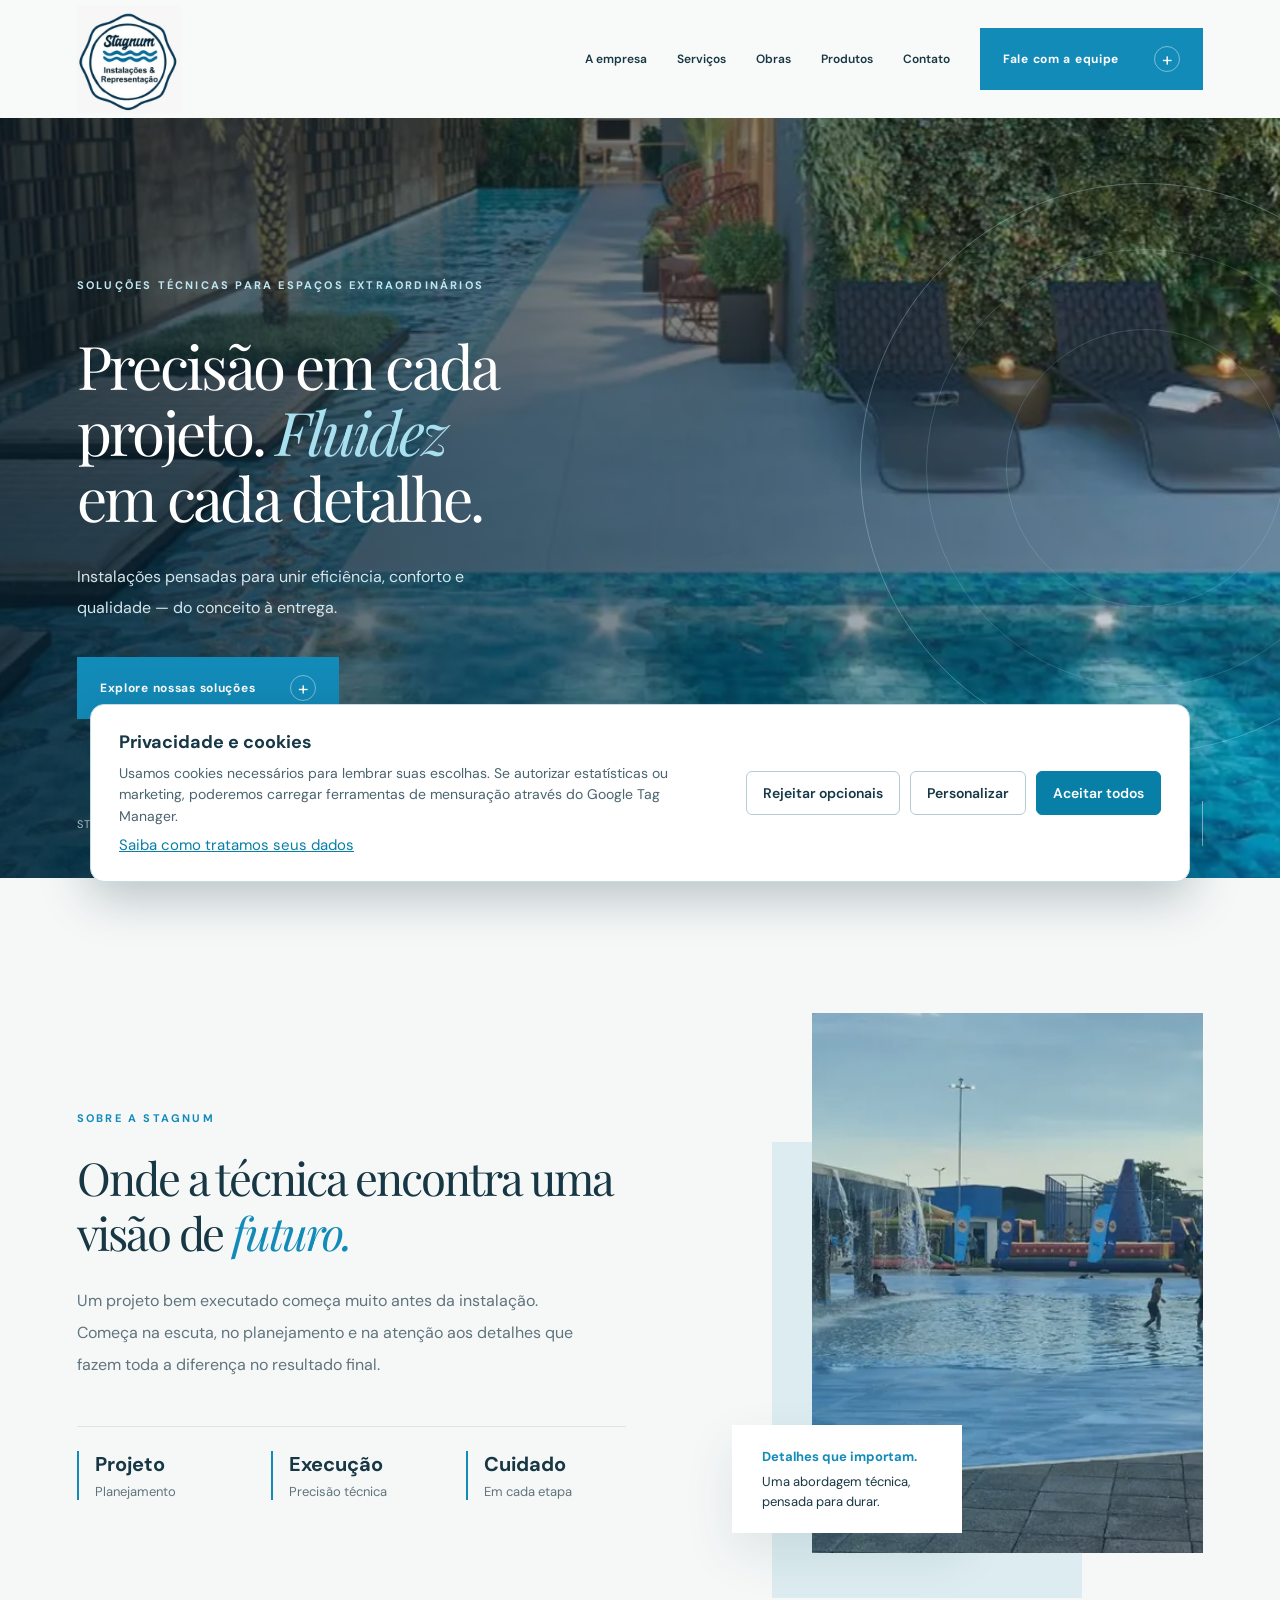
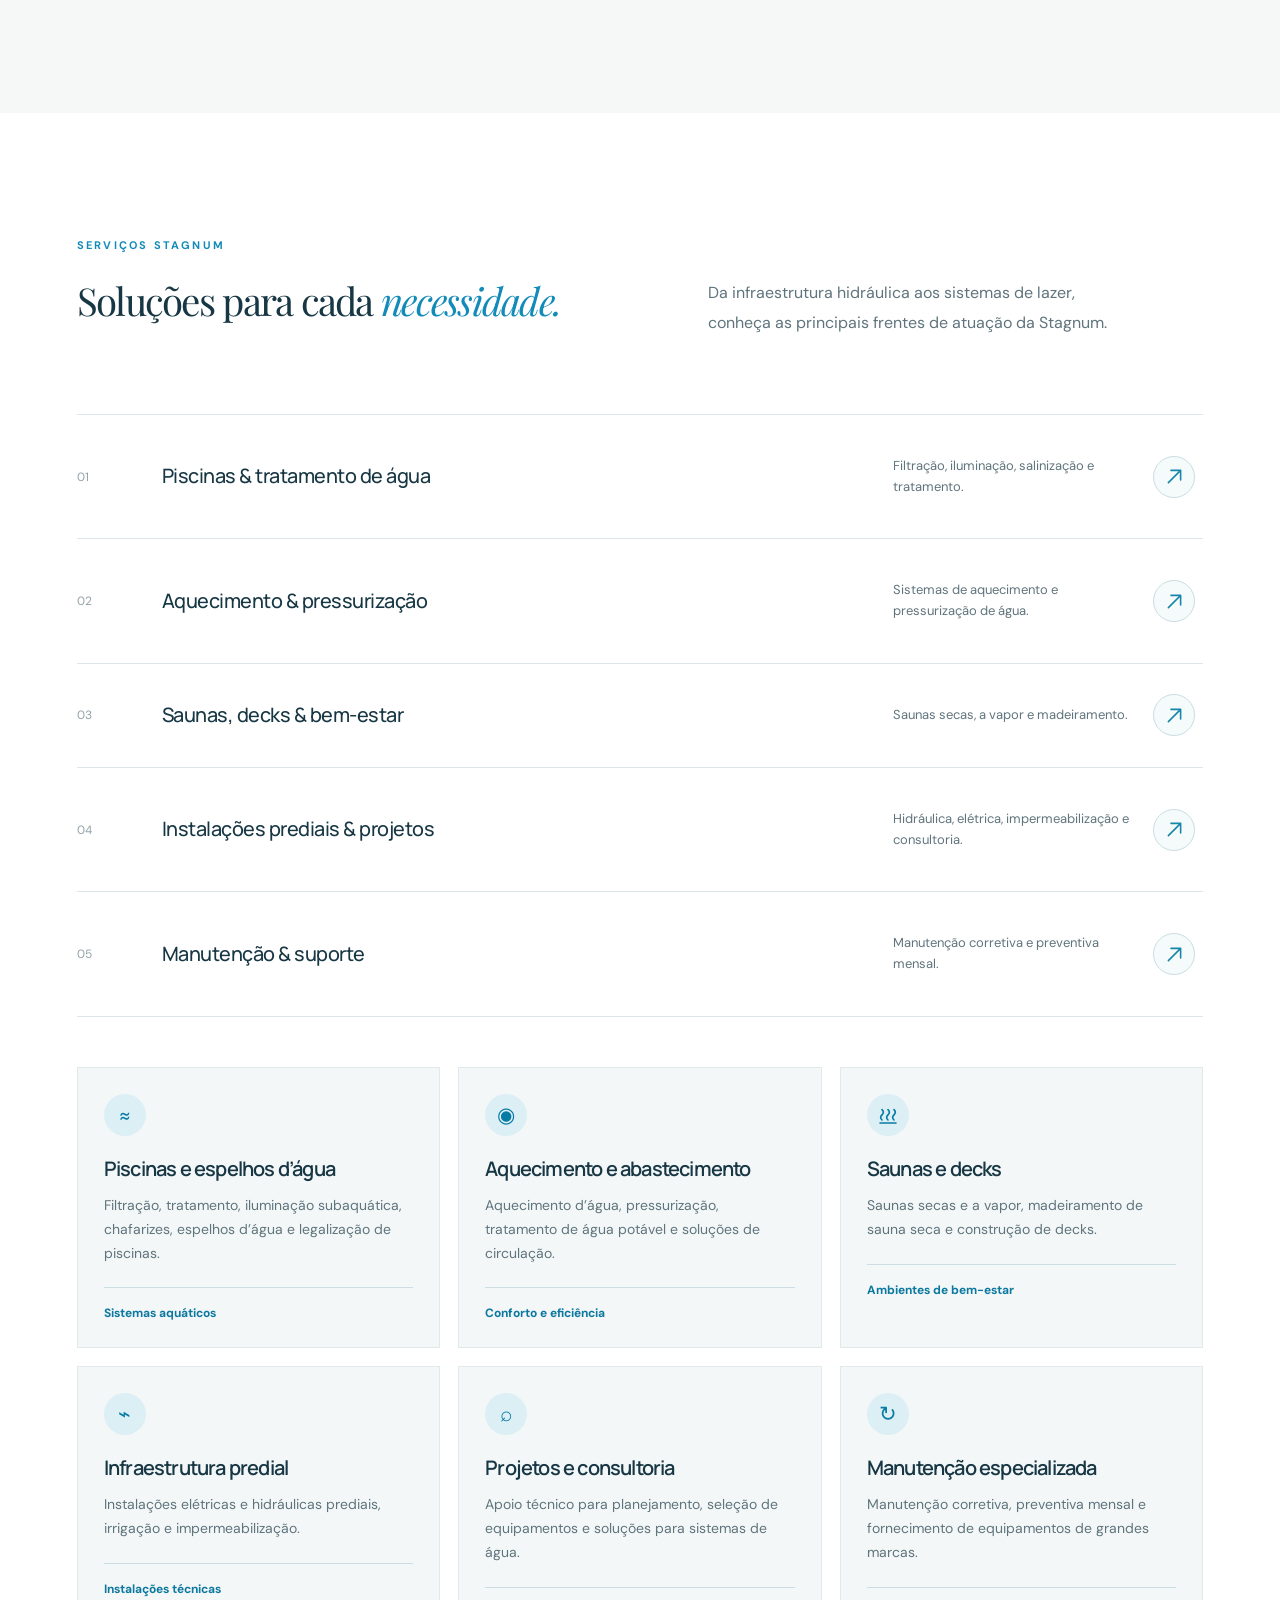
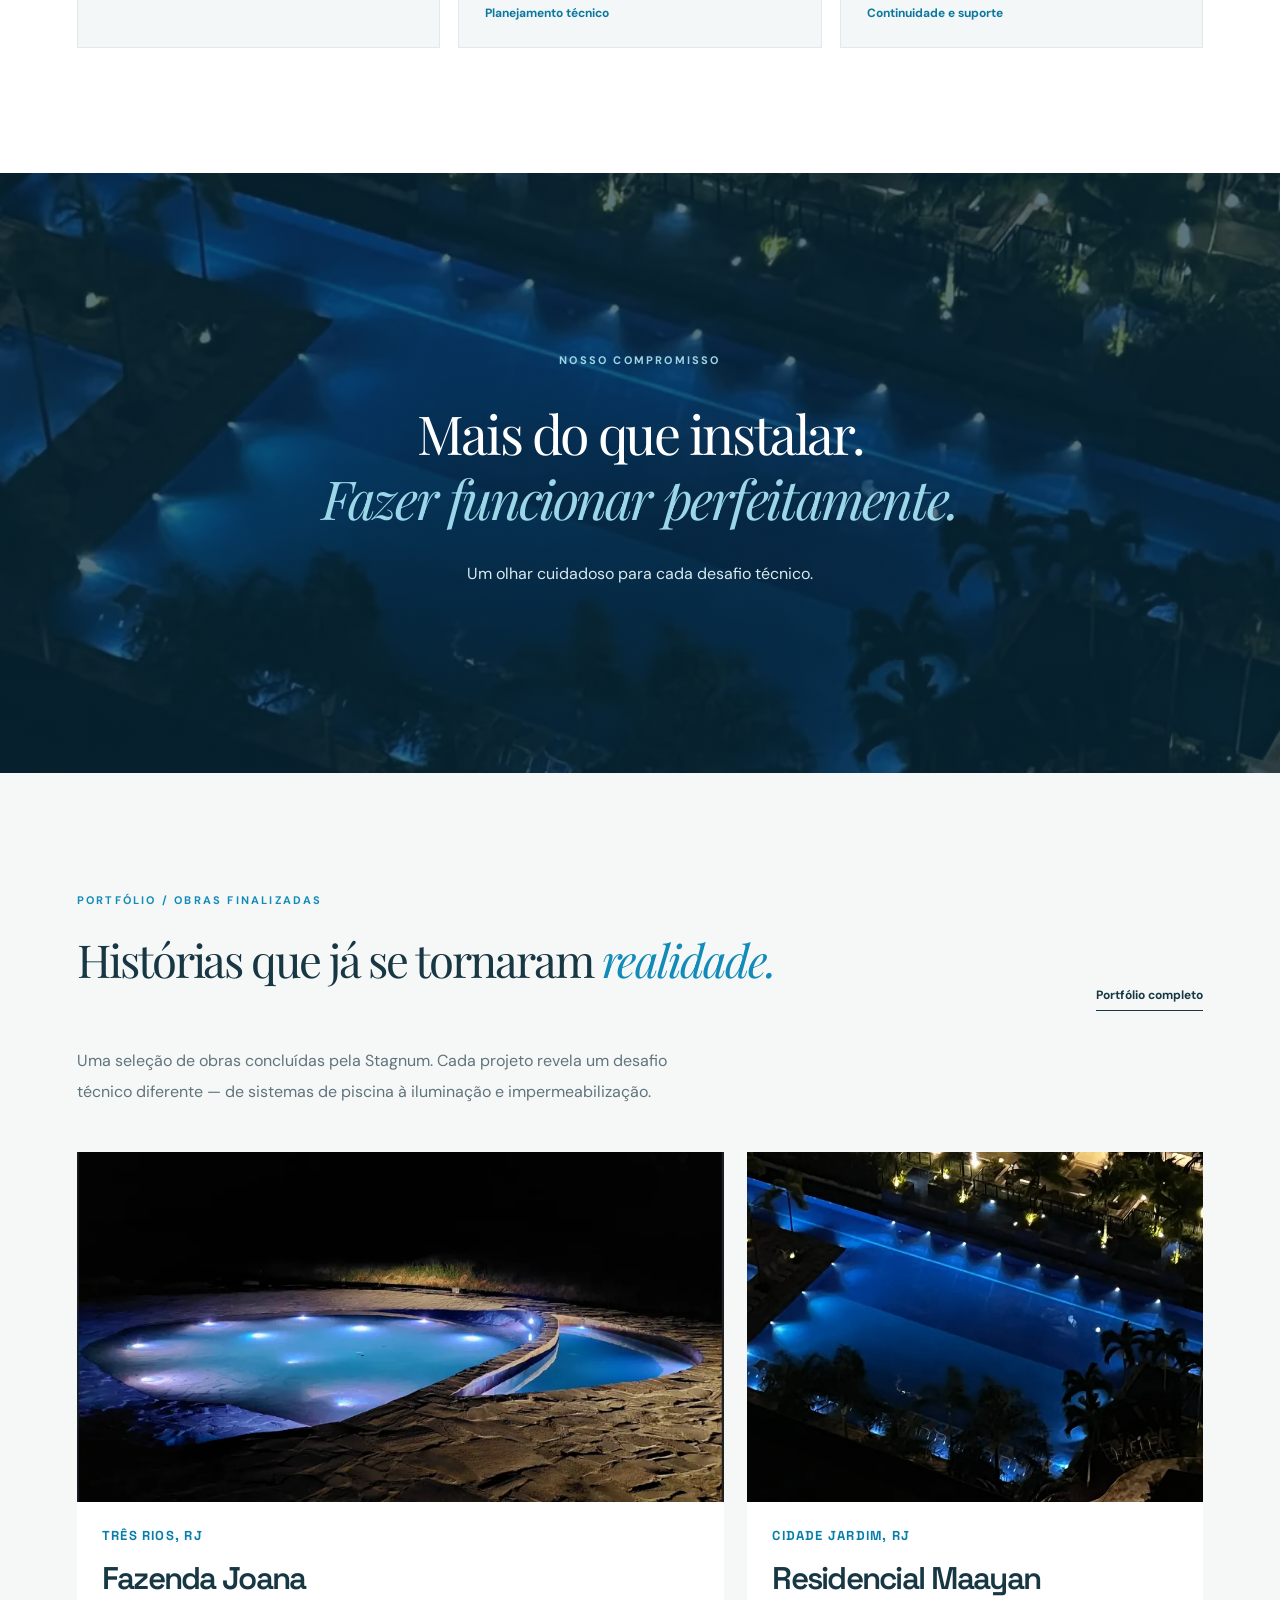
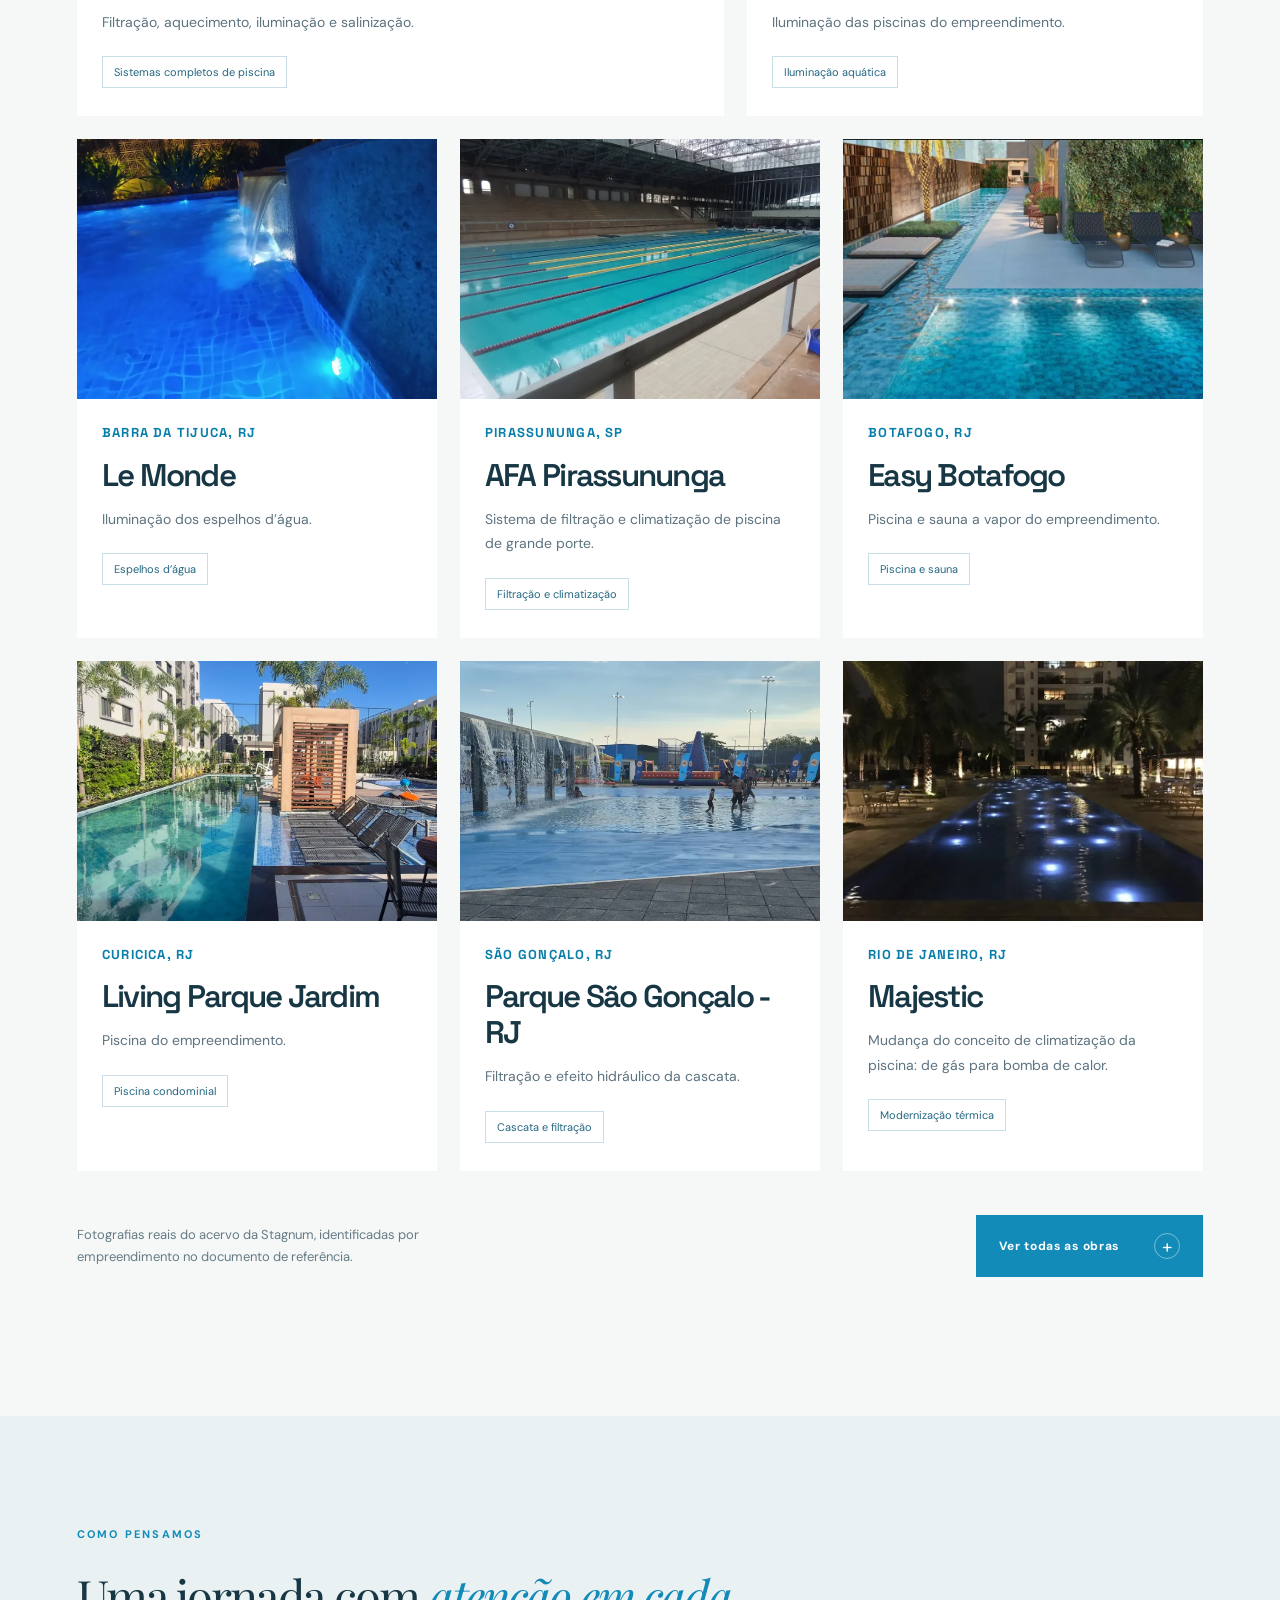
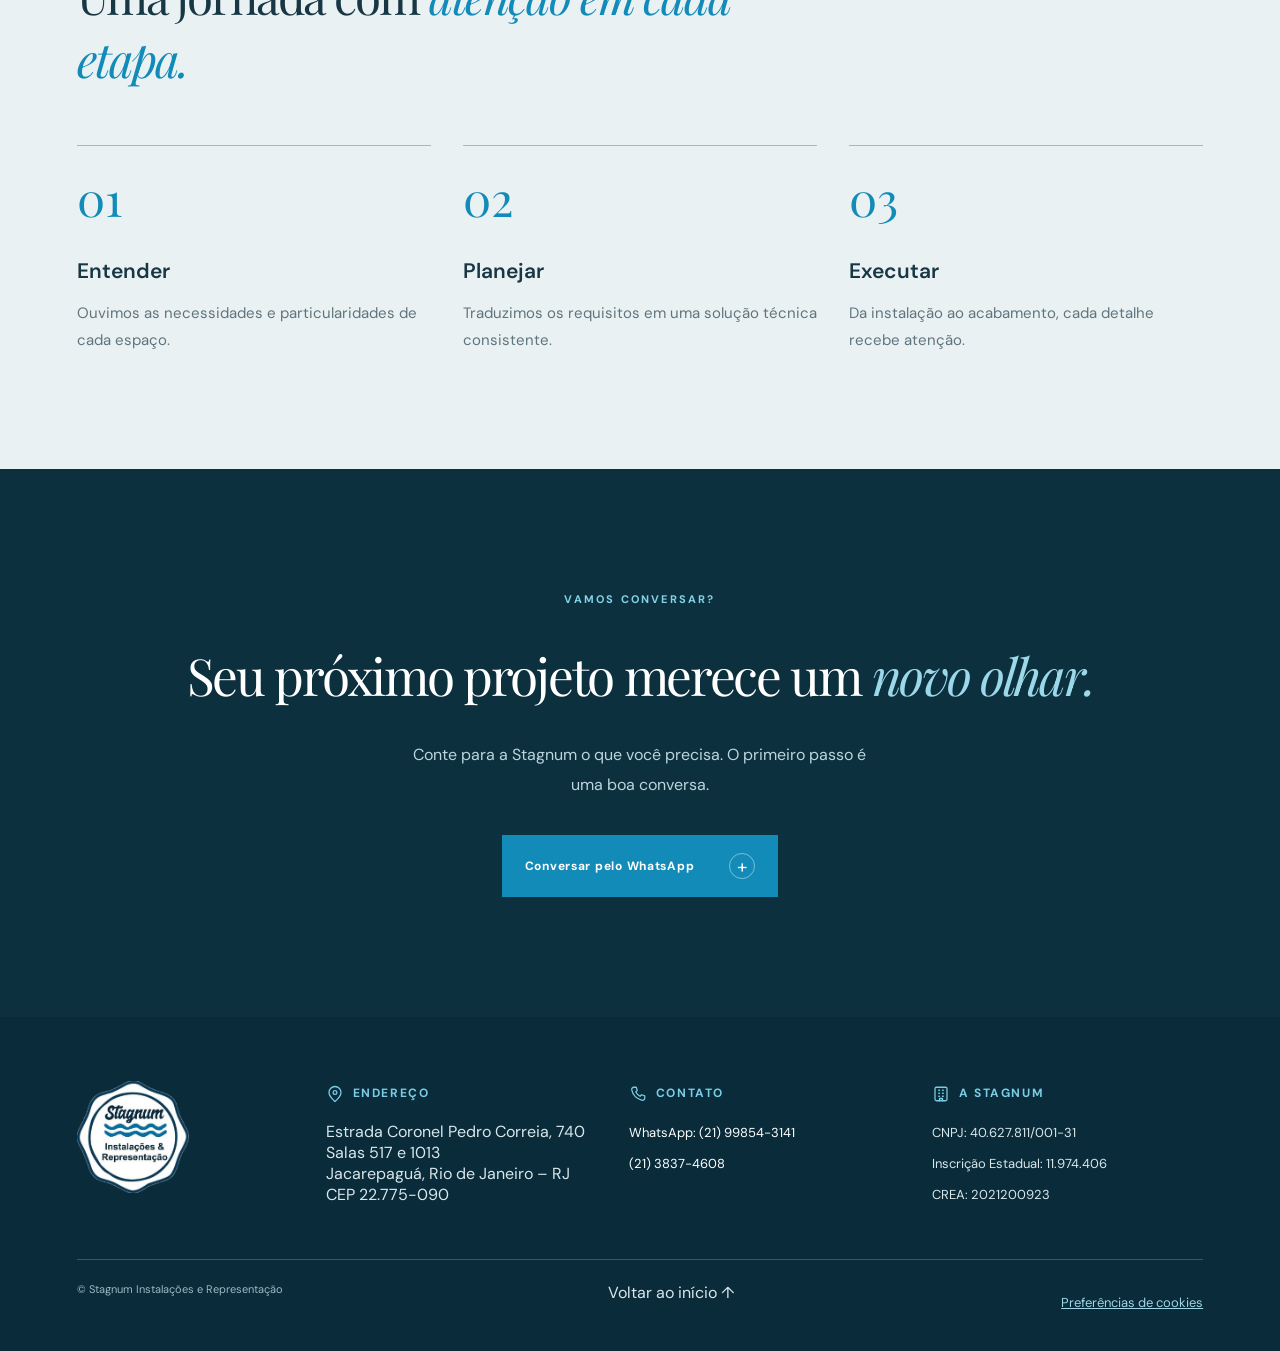
<file: index.html>
<!doctype html>
<html lang="pt-BR">
<head>
<meta charset="utf-8"><meta name="viewport" content="width=device-width,initial-scale=1">
<title>Stagnum Instalações | Piscinas, Saunas e Hidráulica</title>
<meta name="description" content="Stagnum Instalações: serviços para piscinas, saunas, aquecimento, filtração, iluminação, hidráulica predial e manutenção. Conheça as obras e soluções.">
<meta name="robots" content="index,follow,max-image-preview:large,max-snippet:-1">
<meta name="theme-color" content="#0d303e">
<link rel="canonical" href="https://rvvaranda.github.io/stagnum-website/">
<link rel="alternate" hreflang="pt-BR" href="https://rvvaranda.github.io/stagnum-website/">
<meta property="og:type" content="website">
<meta property="og:locale" content="pt_BR">
<meta property="og:site_name" content="Stagnum Instalações">
<meta property="og:title" content="Stagnum Instalações | Piscinas, Saunas e Hidráulica">
<meta property="og:description" content="Projetos, instalações e manutenção para piscinas, saunas e sistemas de água. Conheça os serviços e as obras da Stagnum.">
<meta property="og:url" content="https://rvvaranda.github.io/stagnum-website/">
<meta property="og:image" content="https://rvvaranda.github.io/stagnum-website/stagnum-logo-original-branco.webp">
<meta property="og:image:alt" content="Stagnum Instalações e Representação">
<meta name="twitter:card" content="summary_large_image">
<meta name="twitter:title" content="Stagnum Instalações | Piscinas, Saunas e Hidráulica">
<meta name="twitter:description" content="Soluções para piscinas, saunas, sistemas hidráulicos e manutenção.">
<meta name="twitter:image" content="https://rvvaranda.github.io/stagnum-website/stagnum-logo-original-branco.webp">
<script type="application/ld+json">{"@context":"https://schema.org","@graph":[{"@type":"Organization","@id":"https://rvvaranda.github.io/stagnum-website/#organizacao","name":"Stagnum Instalações e Representação","url":"https://rvvaranda.github.io/stagnum-website/","logo":{"@type":"ImageObject","url":"https://rvvaranda.github.io/stagnum-website/stagnum-logo-original-branco.webp"},"telephone":["+55-21-99854-3141","+55-21-3837-4608"],"contactPoint":{"@type":"ContactPoint","telephone":"+55-21-99854-3141","contactType":"customer service","availableLanguage":"Portuguese"},"address":{"@type":"PostalAddress","streetAddress":"Estrada Coronel Pedro Correia, 740, salas 517 e 1013","addressLocality":"Rio de Janeiro","addressRegion":"RJ","postalCode":"22775-090","addressCountry":"BR"},"taxID":"40.627.811/001-31","identifier":[{"@type":"PropertyValue","name":"Inscrição Estadual","value":"11.974.406"},{"@type":"PropertyValue","name":"CREA","value":"2021200923"}]},{"@type":"WebSite","@id":"https://rvvaranda.github.io/stagnum-website/#website","url":"https://rvvaranda.github.io/stagnum-website/","name":"Stagnum Instalações","inLanguage":"pt-BR","publisher":{"@id":"https://rvvaranda.github.io/stagnum-website/#organizacao"}},{"@type":"WebPage","@id":"https://rvvaranda.github.io/stagnum-website/#pagina","url":"https://rvvaranda.github.io/stagnum-website/","name":"Stagnum Instalações | Piscinas, Saunas e Hidráulica","inLanguage":"pt-BR","isPartOf":{"@id":"https://rvvaranda.github.io/stagnum-website/#website"},"about":{"@id":"https://rvvaranda.github.io/stagnum-website/#organizacao"}}]}</script>
<link rel="preconnect" href="https://fonts.googleapis.com"><link rel="preconnect" href="https://fonts.gstatic.com" crossorigin>
<link href="https://fonts.googleapis.com/css2?family=DM+Sans:wght@400;500;600;700&family=Manrope:wght@400;500;600;700&family=Playfair+Display:ital,wght@0,400;0,500;1,400&family=Space+Grotesk:wght@400;500;600;700&display=swap" rel="stylesheet">
<style>
:root{--navy:#0d303e;--blue:#138bb9;--sky:#9ed6e7;--white:#f6f8f8;--ink:#183744;--muted:#60747d;--line:#dce5e8}*{box-sizing:border-box}html{scroll-behavior:smooth}body{margin:0;background:var(--white);color:var(--ink);font-family:'DM Sans',sans-serif}a{color:inherit;text-decoration:none}button{font:inherit}img{display:block;width:100%;object-fit:cover}.wrap{width:min(1300px,88%);margin:auto}.eyebrow{font-size:11px;letter-spacing:.2em;text-transform:uppercase;font-weight:700;color:var(--blue)}.serif{font-family:'Playfair Display',Georgia,serif;font-weight:400;letter-spacing:-.045em}.italic{font-style:italic;color:var(--blue)}.btn{display:inline-flex;align-items:center;justify-content:space-between;gap:35px;padding:18px 23px;background:var(--blue);color:white;font-size:12px;font-weight:700;letter-spacing:.06em;transition:background .3s,transform .3s;cursor:pointer}.btn:hover{background:#086991;transform:translateY(-3px)}.btn .circle{display:inline-grid;place-items:center;border:1px solid #ffffff6e;border-radius:50%;width:26px;height:26px;font-size:19px;font-weight:400}.link{font-size:12px;font-weight:700;border-bottom:1px solid currentColor;padding-bottom:7px;transition:color .2s}.link:hover{color:var(--blue)}.header{height:84px;background:#f8faf9;display:flex;align-items:center;position:relative;z-index:12}.header>.wrap{display:flex;justify-content:space-between;align-items:center}.logo{display:flex;align-items:center;gap:11px}.logo-mark{display:grid;place-items:center;border:2px solid var(--blue);color:var(--blue);width:43px;height:43px;border-radius:50%}.logotype{font-family:'Manrope',sans-serif;font-size:25px;font-weight:700;letter-spacing:-.075em;line-height:1}.logotype small{display:block;font-size:8px;font-weight:700;letter-spacing:.36em;color:var(--blue);margin-top:6px}.nav{display:flex;align-items:center;gap:30px}.nav a:not(.btn){font-size:12px;font-weight:600}.menu-toggle{display:none;background:none;border:0;font-size:27px;color:var(--navy);cursor:pointer}.hero{position:relative;min-height:760px;overflow:hidden;background:var(--navy);color:#fff;display:flex;align-items:center}.hero-image{position:absolute;inset:-10% 0;background-image:linear-gradient(90deg,rgba(6,28,41,.78) 0%,rgba(6,31,45,.53) 48%,rgba(6,31,45,.08) 100%),url('assets/obras/obra-3.webp');background-size:cover;background-position:center;will-change:transform;transform:translate3d(0,var(--parallax,0px),0) scale(1.09)}.hero-shape{position:absolute;right:-150px;top:65px;width:570px;height:570px;border:1px solid rgba(192,236,250,.31);border-radius:50%;transform:translateY(var(--shape-shift,0px));pointer-events:none}.hero-shape:before,.hero-shape:after{content:'';position:absolute;border:1px solid rgba(192,236,250,.17);border-radius:50%;inset:65px}.hero-shape:after{inset:145px}.hero-content{position:relative;z-index:2;padding:110px 0 120px}.hero .eyebrow{color:#c0e6f2}.hero h1{font-size:clamp(60px,7.5vw,124px);line-height:1.07;max-width:970px;margin:40px 0 32px}.hero h1 em{color:#a9e0ef;font-weight:400}.hero-desc{max-width:420px;color:#d7e5eb;font-size:16px;line-height:1.9;margin-bottom:34px}.hero-bottom{position:absolute;bottom:32px;left:6%;right:6%;z-index:3;display:flex;align-items:center;justify-content:space-between;color:#bdd0d8;font-size:11px;letter-spacing:.12em}.scroll-indicator{display:flex;align-items:center;gap:13px}.scroll-line{height:45px;width:1px;background:#ffffff80;position:relative;overflow:hidden}.scroll-line:after{content:'';position:absolute;background:#fff;left:0;top:-50%;width:1px;height:50%;animation:scrollpulse 2s infinite}@keyframes scrollpulse{to{top:120%}}.intro{padding:135px 0 115px}.intro-grid{display:grid;grid-template-columns:1.12fr .88fr;gap:13%;align-items:center}.intro h2,.services h2,.projects h2,.closing h2{font-size:clamp(43px,5vw,78px);line-height:1.19;margin:25px 0}.intro p{color:var(--muted);font-size:16px;line-height:2;max-width:500px}.micro-stats{display:flex;gap:35px;margin-top:45px;padding-top:24px;border-top:1px solid var(--line)}.micro-stats div{flex:1;border-left:2px solid var(--blue);padding-left:16px;font-size:13px;color:var(--muted)}.micro-stats strong{display:block;color:var(--ink);font-size:20px;margin-bottom:6px}.image-composition{position:relative;padding:0 0 45px 40px}.image-composition img{height:540px}.image-composition:after{content:'';position:absolute;z-index:-1;background:#dcecf0;left:0;bottom:0;width:72%;height:78%}.image-note{position:absolute;bottom:65px;left:-40px;background:#fff;padding:22px 30px;box-shadow:0 20px 50px #1239481a;font-size:13px;max-width:230px;line-height:1.5}.image-note b{color:var(--blue);display:block;margin-bottom:6px}.services{background:#fff;padding:125px 0}.services-top{display:grid;grid-template-columns:1fr 1fr;gap:12%;align-items:end;margin-bottom:65px}.services-top p{max-width:400px;color:var(--muted);line-height:1.9;font-size:16px;margin:0 0 10px}.service-row{display:grid;grid-template-columns:65px 1fr 240px 50px;align-items:center;gap:20px;padding:28px 0;border-top:1px solid var(--line);position:relative;transition:padding .35s,color .35s}.service-row:last-child{border-bottom:1px solid var(--line)}.service-row:hover{padding-left:20px;color:var(--blue)}.service-row .index{color:#93a2a8;font-size:12px}.service-row h3{font-family:'Manrope',sans-serif;font-size:clamp(20px,2.5vw,37px);font-weight:500;letter-spacing:-.045em;margin:0}.service-row p{font-size:13px;color:var(--muted);line-height:1.6}.service-row .arrow{display:grid;place-items:center;width:42px;height:42px;border:1px solid var(--line);border-radius:50%;transition:background .3s,color .3s,transform .3s}.service-row:hover .arrow{background:var(--blue);color:#fff;transform:rotate(45deg)}.statement{height:600px;position:relative;display:grid;place-items:center;overflow:hidden;background:#123746;color:#fff;text-align:center}.statement-bg{position:absolute;inset:-12% 0;background:linear-gradient(#082d40a6,#082d40b2),url('assets/obras/obra-7.webp') center /cover;transform:translateY(var(--statement-shift,0px)) scale(1.12)}.statement-content{position:relative;padding:30px;width:min(850px,90%)}.statement .eyebrow{color:var(--sky)}.statement h2{font-size:clamp(45px,5.7vw,80px);line-height:1.2;margin:30px 0}.statement h2 em{color:#9bd7e8}.statement p{color:#d8e9ef;line-height:1.8}.projects{padding:120px 0 135px}.projects-heading{display:flex;justify-content:space-between;align-items:end;gap:30px;margin-bottom:45px}.project-grid{display:grid;grid-template-columns:1.2fr .8fr;gap:35px}.project-card{position:relative;overflow:hidden;cursor:pointer}.project-card:first-child{grid-row:span 2}.project-card .photo-wrap{overflow:hidden;background:#ccdade}.project-card img{height:260px;transition:transform .8s cubic-bezier(.2,.65,.15,1)}.project-card:first-child img{height:630px}.project-card:hover img{transform:scale(1.065)}.project-card .project-info{display:flex;align-items:baseline;justify-content:space-between;gap:14px;padding:17px 0}.project-card h3{font-weight:600;font-size:19px;letter-spacing:-.02em;margin:0}.project-card span{font-size:12px;color:var(--muted)}.disclaimer{font-size:12px;color:var(--muted);margin-top:30px}.process{padding:100px 0;background:#eaf1f3}.process h2{font-size:clamp(38px,4.5vw,65px);max-width:750px;margin:23px 0 55px}.steps{display:grid;grid-template-columns:repeat(3,1fr);gap:32px}.step{border-top:1px solid #9dbbc7;padding-top:20px}.step .number{font-family:'Playfair Display',serif;font-size:47px;color:var(--blue)}.step h3{font-weight:600;font-size:21px;margin:28px 0 14px}.step p{font-size:15px;line-height:1.8;color:var(--muted)}.closing{background:var(--navy);color:#fff;padding:120px 0;text-align:center}.closing .eyebrow{color:#83d4e9}.closing h2{max-width:920px;margin:30px auto 35px}.closing h2 em{color:#9bd8ea}.closing p{color:#bcd5df;line-height:1.85;margin:0 auto 35px;max-width:460px}.footer{background:#092633;padding:35px 0;color:#b5c9d2}.footer .wrap{display:flex;align-items:center;justify-content:space-between;gap:24px}.footer .logotype{color:white}.footer p{font-size:12px}.reveal{opacity:0;transform:translateY(36px);transition:opacity .8s cubic-bezier(.2,.7,.2,1),transform .8s cubic-bezier(.2,.7,.2,1)}.reveal.visible{opacity:1;transform:translateY(0)}.reveal.delay{transition-delay:.16s}.progress{position:fixed;top:0;left:0;height:3px;width:0;background:#39b9df;z-index:100;pointer-events:none}.mobile-banner{display:none}@media(max-width:900px){.nav{gap:14px}.nav a:not(.btn){display:none}.intro-grid{gap:6%}.service-row{grid-template-columns:45px 1fr 45px}.service-row p{display:none}.project-grid{gap:22px}}@media(max-width:650px){.wrap{width:88%}.header{height:72px}.nav{display:none;position:absolute;top:72px;left:0;right:0;background:#f8faf9;padding:25px 6%;box-shadow:0 20px 30px #122d3e20;flex-direction:column;align-items:stretch}.nav.open{display:flex}.nav a:not(.btn){display:block;font-size:16px}.menu-toggle{display:block}.logotype{font-size:23px}.logo-mark{height:38px;width:38px}.hero{min-height:710px}.hero-image{background-position:50% 65%}.hero h1{font-size:clamp(54px,12vw,80px);margin:30px 0}.hero-desc{font-size:15px;max-width:340px}.hero-shape{width:350px;height:350px;right:-210px;top:130px}.hero-bottom{bottom:20px}.hero-bottom>span{display:none}.intro,.services,.projects{padding:76px 0}.intro-grid,.services-top,.project-grid{grid-template-columns:1fr;gap:35px}.intro h2,.services h2,.projects h2,.closing h2{font-size:clamp(41px,10vw,57px)}.intro p,.services-top p{font-size:15px}.image-composition{padding-left:22px;margin-top:25px}.image-composition img{height:370px}.image-note{left:-12px;bottom:50px}.micro-stats{gap:10px}.micro-stats div{font-size:11px;padding-left:9px}.micro-stats strong{font-size:15px}.services-top{margin-bottom:35px}.service-row{padding:26px 0;gap:10px;grid-template-columns:28px 1fr 38px}.service-row h3{font-size:22px}.statement{height:520px}.statement h2{font-size:47px}.project-card:first-child{grid-row:auto}.project-card:first-child img,.project-card img{height:300px}.projects-heading{align-items:start}.projects-heading .link{display:none}.steps{grid-template-columns:1fr;gap:22px}.process{padding:80px 0}.step h3{margin:10px 0}.closing{padding:90px 0}.footer .wrap{align-items:start;flex-direction:column}.disclaimer{line-height:1.6}}@media(prefers-reduced-motion:reduce){html{scroll-behavior:auto}*,*:before,*:after{animation-duration:.01ms!important;transition-duration:.01ms!important}.reveal{opacity:1;transform:none}.hero-image,.statement-bg,.hero-shape{transform:none!important}}
/* Real-project showcase and service taxonomy */
.catalog{margin-top:50px;display:grid;grid-template-columns:repeat(3,minmax(0,1fr));gap:18px}.catalog-card{background:#f3f7f8;border:1px solid #e1e9eb;padding:26px;transition:background .3s,transform .35s,border-color .3s}.catalog-card:hover{background:#e9f4f7;border-color:#a4d0dd;transform:translateY(-5px)}.catalog-card .catalog-icon{display:flex;align-items:center;justify-content:center;width:42px;height:42px;background:#dceff5;color:#087ba5;border-radius:50%;font-size:21px;margin-bottom:20px}.catalog-card h3{font-family:Manrope,sans-serif;font-size:20px;font-weight:600;letter-spacing:-.04em;line-height:1.3;margin:0 0 12px}.catalog-card p{color:#60747d;font-size:14px;line-height:1.7;margin:0}.catalog-card .catalog-meta{margin-top:22px;padding-top:17px;border-top:1px solid #ccdde3;color:#0c789f;font-size:12px;font-weight:700}.workgrid{display:grid;grid-template-columns:repeat(12,1fr);gap:23px}.work{grid-column:span 4;background:white;overflow:hidden;position:relative;transition:transform .4s,box-shadow .4s}.work:first-child{grid-column:span 7}.work:nth-child(2){grid-column:span 5}.work:hover{transform:translateY(-7px);box-shadow:0 18px 45px #0b344017}.work-image{height:260px;overflow:hidden;position:relative;background:#d4e4e8}.work:first-child .work-image,.work:nth-child(2) .work-image{height:350px}.work-image img{width:100%;height:100%;object-fit:cover;transition:transform .8s cubic-bezier(.2,.65,.15,1)}.work:hover .work-image img{transform:scale(1.07)}.work-image .illustrative{position:absolute;bottom:13px;left:15px;padding:7px 10px;background:#0b3545bf;color:white;font-size:10px;letter-spacing:.08em;text-transform:uppercase}.work-info{padding:25px 25px 28px}.work-location{display:flex;align-items:center;gap:8px;color:#188ab5;text-transform:uppercase;letter-spacing:.1em;font-size:11px;font-weight:700}.work-info h3{font-family:Manrope,sans-serif;font-weight:600;font-size:clamp(19px,2vw,28px);letter-spacing:-.05em;margin:13px 0}.work-info p{font-size:14px;line-height:1.75;color:#5d7380;margin:0}.work-type{display:inline-block;margin-top:22px;font-size:11px;border:1px solid #c8dee6;padding:8px 11px;color:#246782}.work-actions{display:flex;justify-content:space-between;align-items:center;gap:20px;margin-top:40px}.work-actions p{max-width:420px;font-size:13px;line-height:1.7;color:#657b84}.work-actions .btn{white-space:nowrap}.work-intro{margin:-10px 0 45px;font-size:16px;color:var(--muted);max-width:640px;line-height:1.9}@media(max-width:850px){.catalog{grid-template-columns:repeat(2,1fr)}.work:first-child,.work:nth-child(2),.work{grid-column:span 6}.work:first-child .work-image,.work:nth-child(2) .work-image{height:260px}}@media(max-width:650px){.catalog{grid-template-columns:1fr;gap:12px;margin-top:32px}.catalog-card{padding:24px}.workgrid{gap:18px}.work:first-child,.work:nth-child(2),.work{grid-column:span 12}.work-image,.work:first-child .work-image,.work:nth-child(2) .work-image{height:250px}.work-info{padding:22px}.work-actions{align-items:stretch;flex-direction:column}.work-actions .btn{white-space:normal}}
.work-info h3{font-family:'Space Grotesk',sans-serif;font-size:clamp(24px,2.45vw,34px);font-weight:600;letter-spacing:-.055em;line-height:1.15;margin:15px 0 14px}
.work-info .work-location{font-family:'Space Grotesk',sans-serif;font-size:13px;font-weight:700;letter-spacing:.095em;line-height:1.35;color:#087eaa;text-transform:uppercase}
@media(max-width:650px){.work-info h3{font-size:27px}.work-info .work-location{font-size:12px}}
.brand-logo{display:block;width:245px;height:auto;max-height:66px;object-fit:contain;object-position:left center}.footer .brand-logo{width:225px;filter:brightness(0) invert(1);opacity:.94}@media(max-width:650px){.brand-logo{width:205px;max-height:58px}.footer .brand-logo{width:205px}}

/* Escala tipografica desktop: mantem o mobile intacto */
@media (min-width:768px){
.hero h1{font-size:clamp(54px,4.7vw,80px);line-height:1.1}
.intro h2,.services h2,.projects h2{font-size:clamp(38px,3.55vw,54px);line-height:1.2}
.services h2{font-size:clamp(34px,3vw,45px);line-height:1.22}
.service-row h3{font-size:clamp(19px,1.55vw,24px);line-height:1.35;letter-spacing:-.025em}
.closing h2{font-size:clamp(42px,4vw,62px)}
.statement h2{font-size:clamp(40px,4.2vw,60px)}
.process h2{font-size:clamp(38px,3.7vw,54px)}
}
.service-row .arrow{color:#1686a9;border-color:#cbdde3;background:#f5fafb;transition:background .25s,color .25s,border-color .25s}
.service-row .arrow svg{display:block;flex:none;width:21px;height:21px;transition:transform .25s ease}
.service-row:hover .arrow,.service-row:focus-visible .arrow{background:#138bb9;border-color:#138bb9;color:#fff;transform:none}
.service-row:hover .arrow svg,.service-row:focus-visible .arrow svg{transform:translate(2px,-2px)}
@media(prefers-reduced-motion:reduce){.service-row .arrow svg{transition:none}}
</style>
<link rel="stylesheet" href="site-institucional.css?v=6">
<script src="consent.js"></script></head><body>
<div class="progress" id="progress"></div>
<header class="header"><div class="wrap"><a href="#inicio" class="logo" aria-label="Stagnum início"><img class="brand-logo" src="stagnum-logo-original-branco.webp" alt="Logo original Stagnum Instalações e Representação" width="245" height="82"></a><nav class="nav" id="menu"><a href="#empresa">A empresa</a><a href="servicos.html">Serviços</a><a href="obras.html">Obras</a><a href="produtos.html">Produtos</a><a href="#contato">Contato</a><a href="#contato" class="btn">Fale com a equipe <span class="circle">+</span></a></nav><button class="menu-toggle" aria-controls="menu" aria-expanded="false" aria-label="Abrir menu" id="menu-toggle">☰</button></div></header>
<main>
<section class="hero" id="inicio"><div class="hero-image" id="hero-image"></div><div class="hero-shape" id="hero-shape"></div><div class="wrap hero-content"><p class="eyebrow reveal">Soluções técnicas para espaços extraordinários</p><h1 class="serif reveal delay">Precisão em cada<br>projeto. <em>Fluidez</em><br>em cada detalhe.</h1><p class="hero-desc reveal">Instalações pensadas para unir eficiência, conforto e qualidade — do conceito à entrega.</p><a href="servicos.html" class="btn reveal delay">Explore nossas soluções <span class="circle">+</span></a></div><div class="hero-bottom"><span>STAGNUM / CONCEITO 2026</span><div class="scroll-indicator">ROLE PARA EXPLORAR <span class="scroll-line"></span></div></div></section>
<section id="empresa" class="intro"><div class="wrap intro-grid"><div><div class="eyebrow reveal">Sobre a Stagnum</div><h2 class="serif reveal">Onde a técnica encontra uma visão de <span class="italic">futuro.</span></h2><p class="reveal">Um projeto bem executado começa muito antes da instalação. Começa na escuta, no planejamento e na atenção aos detalhes que fazem toda a diferença no resultado final.</p><div class="micro-stats reveal"><div><strong>Projeto</strong>Planejamento</div><div><strong>Execução</strong>Precisão técnica</div><div><strong>Cuidado</strong>Em cada etapa</div></div></div><div class="image-composition reveal"><img src="assets/obras/obra-14.webp" alt="Cascata e efeitos hidráulicos do Parque São Gonçalo, RJ — acervo Stagnum" loading="lazy"><div class="image-note"><b>Detalhes que importam.</b>Uma abordagem técnica, pensada para durar.</div></div></div></section>
<section id="solucoes" class="services"><div class="wrap"><div class="services-top"><div><div class="eyebrow reveal">Serviços Stagnum</div><h2 class="serif reveal">Soluções para cada <span class="italic">necessidade.</span></h2></div><p class="reveal">Da infraestrutura hidráulica aos sistemas de lazer, conheça as principais frentes de atuação da Stagnum.</p></div><div class="service-list"><a href="#servicos-detalhes" class="service-row reveal"><span class="index">01</span><h3>Piscinas & tratamento de água</h3><p>Filtração, iluminação, salinização e tratamento.</p><span class="arrow" aria-hidden="true"><svg viewBox="0 0 24 24" width="22" height="22" fill="none" stroke="currentColor" stroke-width="1.8" stroke-linecap="round" stroke-linejoin="round"><path d="M5 19 19 5M8 5h11v11"/></svg></span></a><a href="#servicos-detalhes" class="service-row reveal"><span class="index">02</span><h3>Aquecimento & pressurização</h3><p>Sistemas de aquecimento e pressurização de água.</p><span class="arrow" aria-hidden="true"><svg viewBox="0 0 24 24" width="22" height="22" fill="none" stroke="currentColor" stroke-width="1.8" stroke-linecap="round" stroke-linejoin="round"><path d="M5 19 19 5M8 5h11v11"/></svg></span></a><a href="#servicos-detalhes" class="service-row reveal"><span class="index">03</span><h3>Saunas, decks & bem-estar</h3><p>Saunas secas, a vapor e madeiramento.</p><span class="arrow" aria-hidden="true"><svg viewBox="0 0 24 24" width="22" height="22" fill="none" stroke="currentColor" stroke-width="1.8" stroke-linecap="round" stroke-linejoin="round"><path d="M5 19 19 5M8 5h11v11"/></svg></span></a><a href="#servicos-detalhes" class="service-row reveal"><span class="index">04</span><h3>Instalações prediais & projetos</h3><p>Hidráulica, elétrica, impermeabilização e consultoria.</p><span class="arrow" aria-hidden="true"><svg viewBox="0 0 24 24" width="22" height="22" fill="none" stroke="currentColor" stroke-width="1.8" stroke-linecap="round" stroke-linejoin="round"><path d="M5 19 19 5M8 5h11v11"/></svg></span></a><a href="#servicos-detalhes" class="service-row reveal"><span class="index">05</span><h3>Manutenção & suporte</h3><p>Manutenção corretiva e preventiva mensal.</p><span class="arrow" aria-hidden="true"><svg viewBox="0 0 24 24" width="22" height="22" fill="none" stroke="currentColor" stroke-width="1.8" stroke-linecap="round" stroke-linejoin="round"><path d="M5 19 19 5M8 5h11v11"/></svg></span></a></div><div class="catalog" id="servicos-detalhes"><article class="catalog-card reveal"><div class="catalog-icon">≈</div><h3>Piscinas e espelhos d’água</h3><p>Filtração, tratamento, iluminação subaquática, chafarizes, espelhos d’água e legalização de piscinas.</p><div class="catalog-meta">Sistemas aquáticos</div></article><article class="catalog-card reveal delay"><div class="catalog-icon">◉</div><h3>Aquecimento e abastecimento</h3><p>Aquecimento d’água, pressurização, tratamento de água potável e soluções de circulação.</p><div class="catalog-meta">Conforto e eficiência</div></article><article class="catalog-card reveal"><div class="catalog-icon" aria-hidden="true"><svg viewBox="0 0 24 24" width="24" height="24" fill="none" stroke="currentColor" stroke-width="1.65" stroke-linecap="round" stroke-linejoin="round"><path d="M6 17c-1.8-1.7-1.8-3.4 0-5.2s1.8-3.4 0-5.2M12 17c-1.8-1.7-1.8-3.4 0-5.2s1.8-3.4 0-5.2M18 17c-1.8-1.7-1.8-3.4 0-5.2s1.8-3.4 0-5.2"/><path d="M4 20h16"/></svg></div><h3>Saunas e decks</h3><p>Saunas secas e a vapor, madeiramento de sauna seca e construção de decks.</p><div class="catalog-meta">Ambientes de bem-estar</div></article><article class="catalog-card reveal delay"><div class="catalog-icon">⌁</div><h3>Infraestrutura predial</h3><p>Instalações elétricas e hidráulicas prediais, irrigação e impermeabilização.</p><div class="catalog-meta">Instalações técnicas</div></article><article class="catalog-card reveal"><div class="catalog-icon">⌕</div><h3>Projetos e consultoria</h3><p>Apoio técnico para planejamento, seleção de equipamentos e soluções para sistemas de água.</p><div class="catalog-meta">Planejamento técnico</div></article><article class="catalog-card reveal delay"><div class="catalog-icon">↻</div><h3>Manutenção especializada</h3><p>Manutenção corretiva, preventiva mensal e fornecimento de equipamentos de grandes marcas.</p><div class="catalog-meta">Continuidade e suporte</div></article></div></div></section>
<section class="statement"><div class="statement-bg" id="statement-bg"></div><div class="statement-content"><p class="eyebrow reveal">Nosso compromisso</p><h2 class="serif reveal">Mais do que instalar.<br><em>Fazer funcionar perfeitamente.</em></h2><p class="reveal">Um olhar cuidadoso para cada desafio técnico.</p></div></section>
<section id="projetos" class="projects"><div class="wrap"><div class="projects-heading"><div><div class="eyebrow reveal">Portfólio / Obras finalizadas</div><h2 class="serif reveal">Histórias que já se tornaram <span class="italic">realidade.</span></h2></div><a class="link" target="_blank" rel="noopener" href="obras.html">Portfólio completo</a></div><p class="work-intro reveal">Uma seleção de obras concluídas pela Stagnum. Cada projeto revela um desafio técnico diferente — de sistemas de piscina à iluminação e impermeabilização.</p><div class="workgrid"><article class="work reveal"><div class="work-image"><img src="assets/obras/obra-10.webp" alt="Registro do acervo Stagnum: Fazenda Joana" loading="lazy"></div><div class="work-info"><span class="work-location">Três Rios, RJ</span><h3>Fazenda Joana</h3><p>Filtração, aquecimento, iluminação e salinização.</p><span class="work-type">Sistemas completos de piscina</span></div></article><article class="work reveal delay"><div class="work-image"><img src="assets/obras/obra-7.webp" alt="Registro do acervo Stagnum: Residencial Maayan" loading="lazy"></div><div class="work-info"><span class="work-location">Cidade Jardim, RJ</span><h3>Residencial Maayan</h3><p>Iluminação das piscinas do empreendimento.</p><span class="work-type">Iluminação aquática</span></div></article><article class="work reveal"><div class="work-image"><img src="assets/obras/obra-20.webp" alt="Registro do acervo Stagnum: Le Monde" loading="lazy"></div><div class="work-info"><span class="work-location">Barra da Tijuca, RJ</span><h3>Le Monde</h3><p>Iluminação dos espelhos d’água.</p><span class="work-type">Espelhos d’água</span></div></article><article class="work reveal delay"><div class="work-image"><img src="assets/obras/obra-1.webp" alt="Registro do acervo Stagnum: AFA Pirassununga" loading="lazy"></div><div class="work-info"><span class="work-location">Pirassununga, SP</span><h3>AFA Pirassununga</h3><p>Sistema de filtração e climatização de piscina de grande porte.</p><span class="work-type">Filtração e climatização</span></div></article><article class="work reveal"><div class="work-image"><img src="assets/obras/obra-3.webp" alt="Registro do acervo Stagnum: Easy Botafogo" loading="lazy"></div><div class="work-info"><span class="work-location">Botafogo, RJ</span><h3>Easy Botafogo</h3><p>Piscina e sauna a vapor do empreendimento.</p><span class="work-type">Piscina e sauna</span></div></article><article class="work reveal delay"><div class="work-image"><img src="assets/obras/obra-9.webp" alt="Registro do acervo Stagnum: Living Parque Jardim" loading="lazy"></div><div class="work-info"><span class="work-location">Curicica, RJ</span><h3>Living Parque Jardim</h3><p>Piscina do empreendimento.</p><span class="work-type">Piscina condominial</span></div></article><article class="work reveal"><div class="work-image"><img src="assets/obras/obra-14.webp" alt="Registro do acervo Stagnum: Parque São Gonçalo - RJ" loading="lazy"></div><div class="work-info"><span class="work-location">São Gonçalo, RJ</span><h3>Parque São Gonçalo - RJ</h3><p>Filtração e efeito hidráulico da cascata.</p><span class="work-type">Cascata e filtração</span></div></article><article class="work reveal delay"><div class="work-image"><img src="assets/obras/obra-8.webp" alt="Registro do acervo Stagnum: Majestic" loading="lazy"></div><div class="work-info"><span class="work-location">Rio de Janeiro, RJ</span><h3>Majestic</h3><p>Mudança do conceito de climatização da piscina: de gás para bomba de calor.</p><span class="work-type">Modernização térmica</span></div></article></div><div class="work-actions"><p>Fotografias reais do acervo da Stagnum, identificadas por empreendimento no documento de referência.</p><a class="btn" href="obras.html" target="_blank" rel="noopener">Ver todas as obras <span class="circle">+</span></a></div></div></section>
<section class="process"><div class="wrap"><p class="eyebrow reveal">Como pensamos</p><h2 class="serif reveal">Uma jornada com <span class="italic">atenção em cada etapa.</span></h2><div class="steps"><article class="step reveal"><span class="number">01</span><h3>Entender</h3><p>Ouvimos as necessidades e particularidades de cada espaço.</p></article><article class="step reveal delay"><span class="number">02</span><h3>Planejar</h3><p>Traduzimos os requisitos em uma solução técnica consistente.</p></article><article class="step reveal delay"><span class="number">03</span><h3>Executar</h3><p>Da instalação ao acabamento, cada detalhe recebe atenção.</p></article></div></div></section>
<section id="contato" class="closing"><div class="wrap"><p class="eyebrow reveal">Vamos conversar?</p><h2 class="serif reveal">Seu próximo projeto merece um <em>novo olhar.</em></h2><p class="reveal">Conte para a Stagnum o que você precisa. O primeiro passo é uma boa conversa.</p><a class="btn reveal delay" href="https://wa.me/5521998543141" target="_blank" rel="noopener" aria-label="Conversar com a Stagnum pelo WhatsApp">Conversar pelo WhatsApp <span class="circle">+</span></a></div></section>
</main><footer class="footer"><div class="wrap"><a href="#inicio" aria-label="Stagnum, voltar ao início"><img src="stagnum-logo-transparente.webp" alt="Logo original Stagnum Instalações e Representação" width="112" height="112"></a><div class="footer-column"><h2><svg viewBox="0 0 24 24" aria-hidden="true"><path d="M20 10c0 5-8 12-8 12S4 15 4 10a8 8 0 1 1 16 0Z"/><circle cx="12" cy="10" r="2.5"/></svg>Endereço</h2><p><address style="font-style:normal">Estrada Coronel Pedro Correia, 740<br>Salas 517 e 1013<br>Jacarepaguá, Rio de Janeiro – RJ<br>CEP 22.775-090</address></p></div><div class="footer-column"><h2><svg viewBox="0 0 24 24" aria-hidden="true"><path d="M6.6 3h3l1.4 4.3-2 2a15 15 0 0 0 5.7 5.7l2-2L21 14.4v3a3 3 0 0 1-3.3 3A17.6 17.6 0 0 1 3.6 6.3 3 3 0 0 1 6.6 3Z"/></svg>Contato</h2><p><a href="https://wa.me/5521998543141" target="_blank" rel="noopener">WhatsApp: (21) 99854-3141</a></p><p><a href="tel:+552138374608">(21) 3837-4608</a></p></div><div class="footer-column"><h2><svg viewBox="0 0 24 24" aria-hidden="true"><rect x="4" y="3" width="16" height="18" rx="2"/><path d="M9 7h1m4 0h1M9 11h1m4 0h1M9 15h1m4 0h1M10 21v-3h4v3"/></svg>A Stagnum</h2><p>CNPJ: 40.627.811/001-31</p><p>Inscrição Estadual: 11.974.406</p><p>CREA: 2021200923</p></div><div class="footer-end"><p>© Stagnum Instalações e Representação</p><a href="index.html">Voltar ao início ↑</a></div></div></footer>
<script>
(()=>{const m=document.getElementById('menu'),t=document.getElementById('menu-toggle');t.addEventListener('click',()=>{const open=m.classList.toggle('open');t.setAttribute('aria-expanded',open);t.textContent=open?'×':'☰'});m.querySelectorAll('a').forEach(a=>a.addEventListener('click',()=>{m.classList.remove('open');t.setAttribute('aria-expanded','false');t.textContent='☰'}));const reduced=window.matchMedia('(prefers-reduced-motion: reduce)');const elements=document.querySelectorAll('.reveal');if('IntersectionObserver'in window&&!reduced.matches){const o=new IntersectionObserver(items=>{items.forEach(e=>{if(e.isIntersecting){e.target.classList.add('visible');o.unobserve(e.target)}})},{threshold:.1,rootMargin:'0px 0px -25px 0px'});elements.forEach(e=>o.observe(e))}else elements.forEach(e=>e.classList.add('visible'));const hero=document.getElementById('hero-image'),shape=document.getElementById('hero-shape'),statement=document.getElementById('statement-bg'),progress=document.getElementById('progress');let scheduled=false;function update(){const y=window.scrollY,max=document.documentElement.scrollHeight-innerHeight;progress.style.width=(max>0?Math.min(100,y/max*100):0)+'%';if(!reduced.matches){const mobile=innerWidth<700;const depth=mobile?.11:.24;hero.style.setProperty('--parallax',Math.min(420,y)*depth+'px');shape.style.setProperty('--shape-shift',Math.min(500,y)*-.12+'px');const rect=statement.parentElement.getBoundingClientRect();if(rect.top<innerHeight&&rect.bottom>0){statement.style.setProperty('--statement-shift',((innerHeight/2-rect.top-rect.height/2)*.09)+'px')}}scheduled=false}window.addEventListener('scroll',()=>{if(!scheduled){requestAnimationFrame(update);scheduled=true}},{passive:true});window.addEventListener('resize',update,{passive:true});update()})();
</script>
</body></html>
</file>
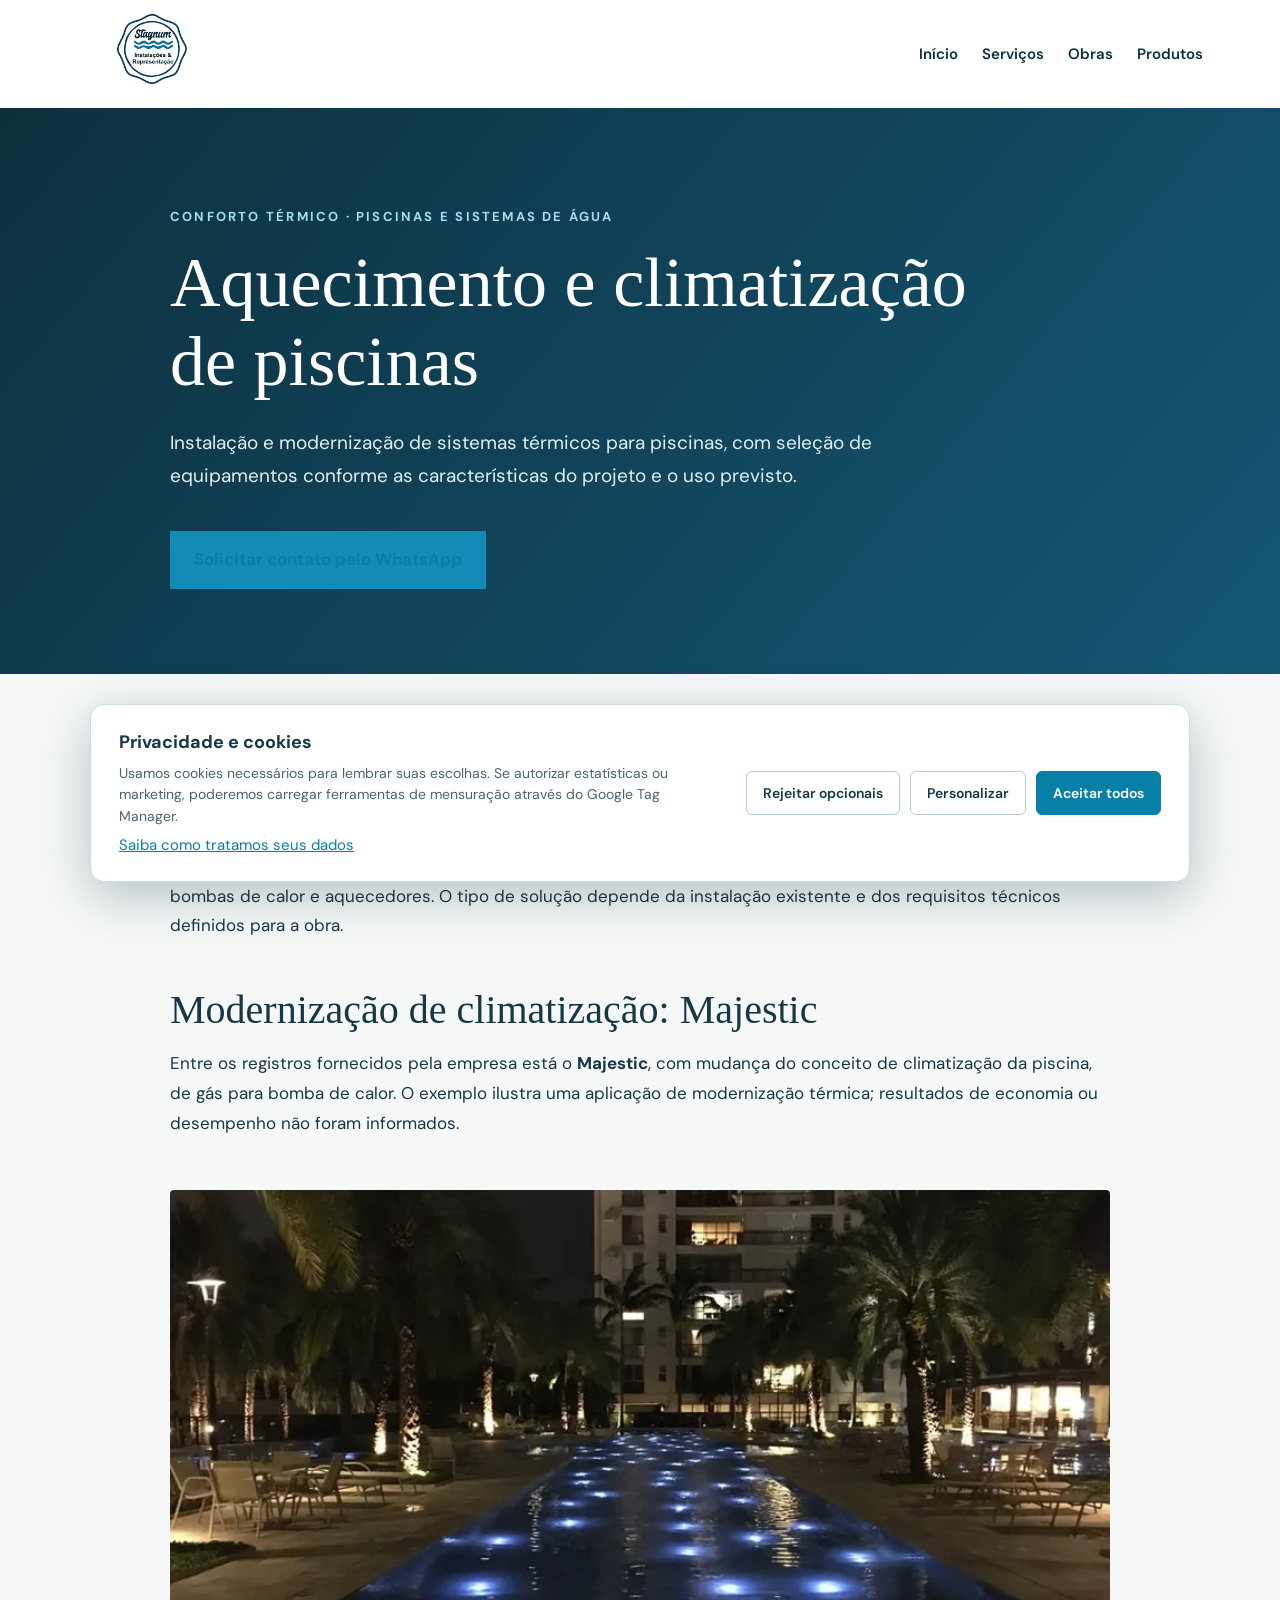
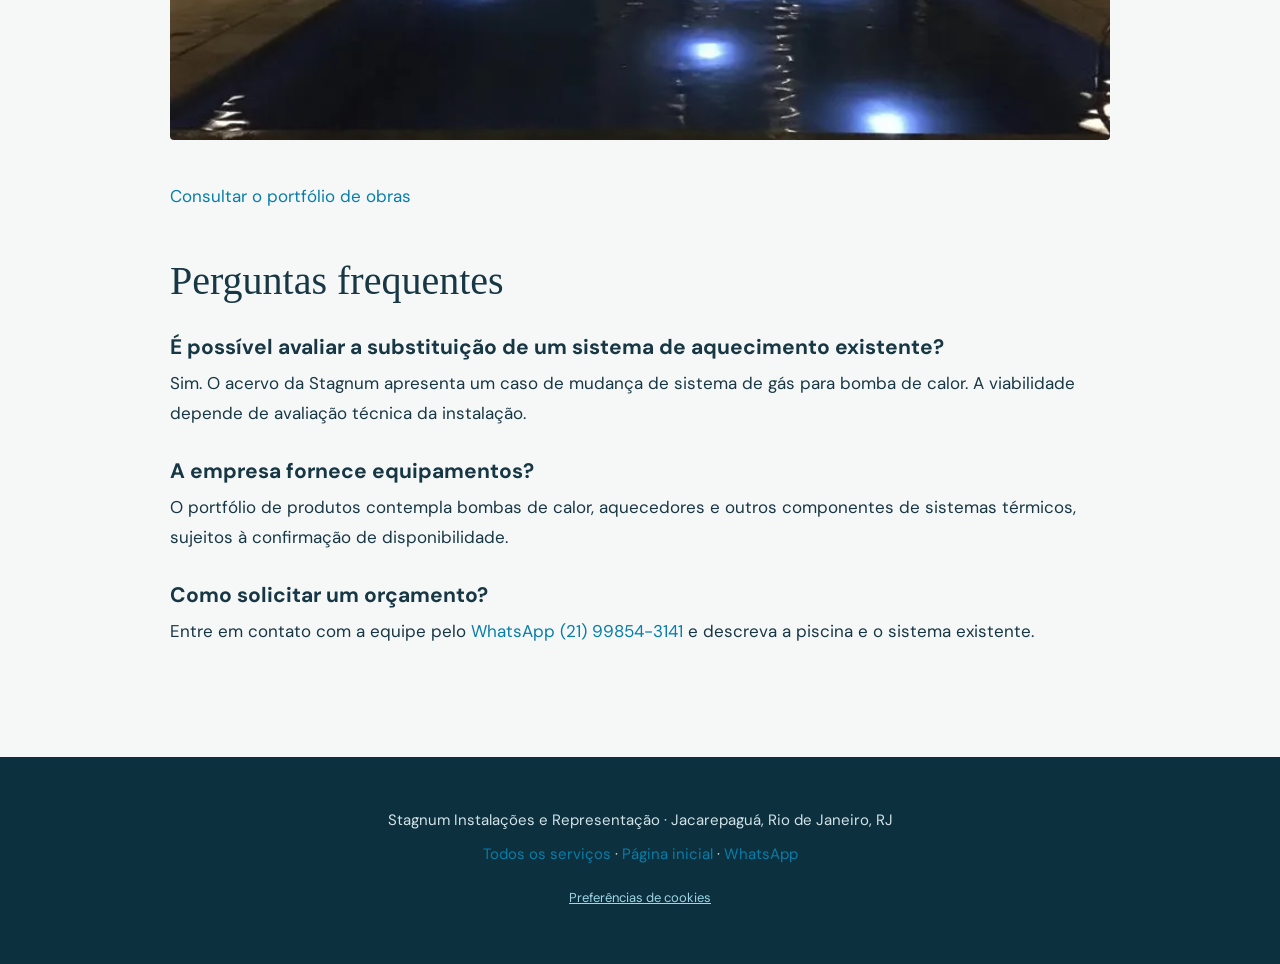
<file: aquecimento-piscinas.html>
<!doctype html>
<html lang="pt-BR"><head><meta charset="utf-8"><meta name="viewport" content="width=device-width,initial-scale=1">
<title>Aquecimento e Climatização de Piscinas | Stagnum RJ</title><meta name="description" content="Sistemas de aquecimento e climatização de piscinas com bombas de calor e soluções adequadas ao projeto. Conheça obras e serviços da Stagnum.">
<meta name="robots" content="index,follow,max-image-preview:large"><link rel="canonical" href="https://rvvaranda.github.io/stagnum-website/aquecimento-piscinas.html"><meta property="og:type" content="website"><meta property="og:locale" content="pt_BR"><meta property="og:title" content="Aquecimento e climatização de piscinas | Stagnum"><meta property="og:description" content="Soluções térmicas para piscinas e sistemas de água."><meta property="og:url" content="https://rvvaranda.github.io/stagnum-website/aquecimento-piscinas.html"><meta property="og:image" content="https://rvvaranda.github.io/stagnum-website/assets/obras/obra-8.webp"><link rel="stylesheet" href="internas.css"><link rel="stylesheet" href="seo-content.css">
<script type="application/ld+json">{"@context":"https://schema.org","@graph":[{"@type":"Service","name":"Aquecimento e climatização de piscinas","serviceType":"Aquecimento de água e modernização de climatização de piscinas","provider":{"@type":"Organization","@id":"https://rvvaranda.github.io/stagnum-website/#organizacao"},"url":"https://rvvaranda.github.io/stagnum-website/aquecimento-piscinas.html"},{"@type":"BreadcrumbList","itemListElement":[{"@type":"ListItem","position":1,"name":"Início","item":"https://rvvaranda.github.io/stagnum-website/"},{"@type":"ListItem","position":2,"name":"Serviços","item":"https://rvvaranda.github.io/stagnum-website/servicos.html"},{"@type":"ListItem","position":3,"name":"Aquecimento de piscinas","item":"https://rvvaranda.github.io/stagnum-website/aquecimento-piscinas.html"}]}]}</script><script src="consent.js"></script></head>
<body><header class="seo-header"><a href="index.html"><img src="stagnum-logo-transparente.webp" alt="Stagnum Instalações" width="150" height="70"></a><nav aria-label="Navegação principal"><a href="index.html">Início</a><a href="servicos.html">Serviços</a><a href="obras.html">Obras</a><a href="produtos.html">Produtos</a></nav></header><main><section class="seo-hero"><div class="seo-container"><p class="seo-kicker">Conforto térmico · Piscinas e sistemas de água</p><h1>Aquecimento e climatização de piscinas</h1><p>Instalação e modernização de sistemas térmicos para piscinas, com seleção de equipamentos conforme as características do projeto e o uso previsto.</p><a class="seo-button" href="https://wa.me/5521998543141" target="_blank" rel="noopener">Solicitar contato pelo WhatsApp</a></div></section>
<section class="seo-container seo-section"><h2>Soluções térmicas para cada projeto</h2><p>A Stagnum apresenta em seu portfólio sistemas de aquecimento de piscinas e água, incluindo equipamentos como bombas de calor e aquecedores. O tipo de solução depende da instalação existente e dos requisitos técnicos definidos para a obra.</p><h2>Modernização de climatização: Majestic</h2><p>Entre os registros fornecidos pela empresa está o <strong>Majestic</strong>, com mudança do conceito de climatização da piscina, de gás para bomba de calor. O exemplo ilustra uma aplicação de modernização térmica; resultados de economia ou desempenho não foram informados.</p><img src="assets/obras/obra-8.webp" alt="Piscina do empreendimento Majestic, associada a modernização de climatização com bomba de calor" width="900" height="600" loading="lazy"><p><a href="obras.html">Consultar o portfólio de obras</a></p><h2>Perguntas frequentes</h2><h3>É possível avaliar a substituição de um sistema de aquecimento existente?</h3><p>Sim. O acervo da Stagnum apresenta um caso de mudança de sistema de gás para bomba de calor. A viabilidade depende de avaliação técnica da instalação.</p><h3>A empresa fornece equipamentos?</h3><p>O portfólio de produtos contempla bombas de calor, aquecedores e outros componentes de sistemas térmicos, sujeitos à confirmação de disponibilidade.</p><h3>Como solicitar um orçamento?</h3><p>Entre em contato com a equipe pelo <a href="https://wa.me/5521998543141">WhatsApp (21) 99854-3141</a> e descreva a piscina e o sistema existente.</p></section></main><footer class="seo-footer"><p>Stagnum Instalações e Representação · Jacarepaguá, Rio de Janeiro, RJ</p><p><a href="servicos.html">Todos os serviços</a> · <a href="index.html">Página inicial</a> · <a href="https://wa.me/5521998543141">WhatsApp</a></p></footer></body></html>
</file>
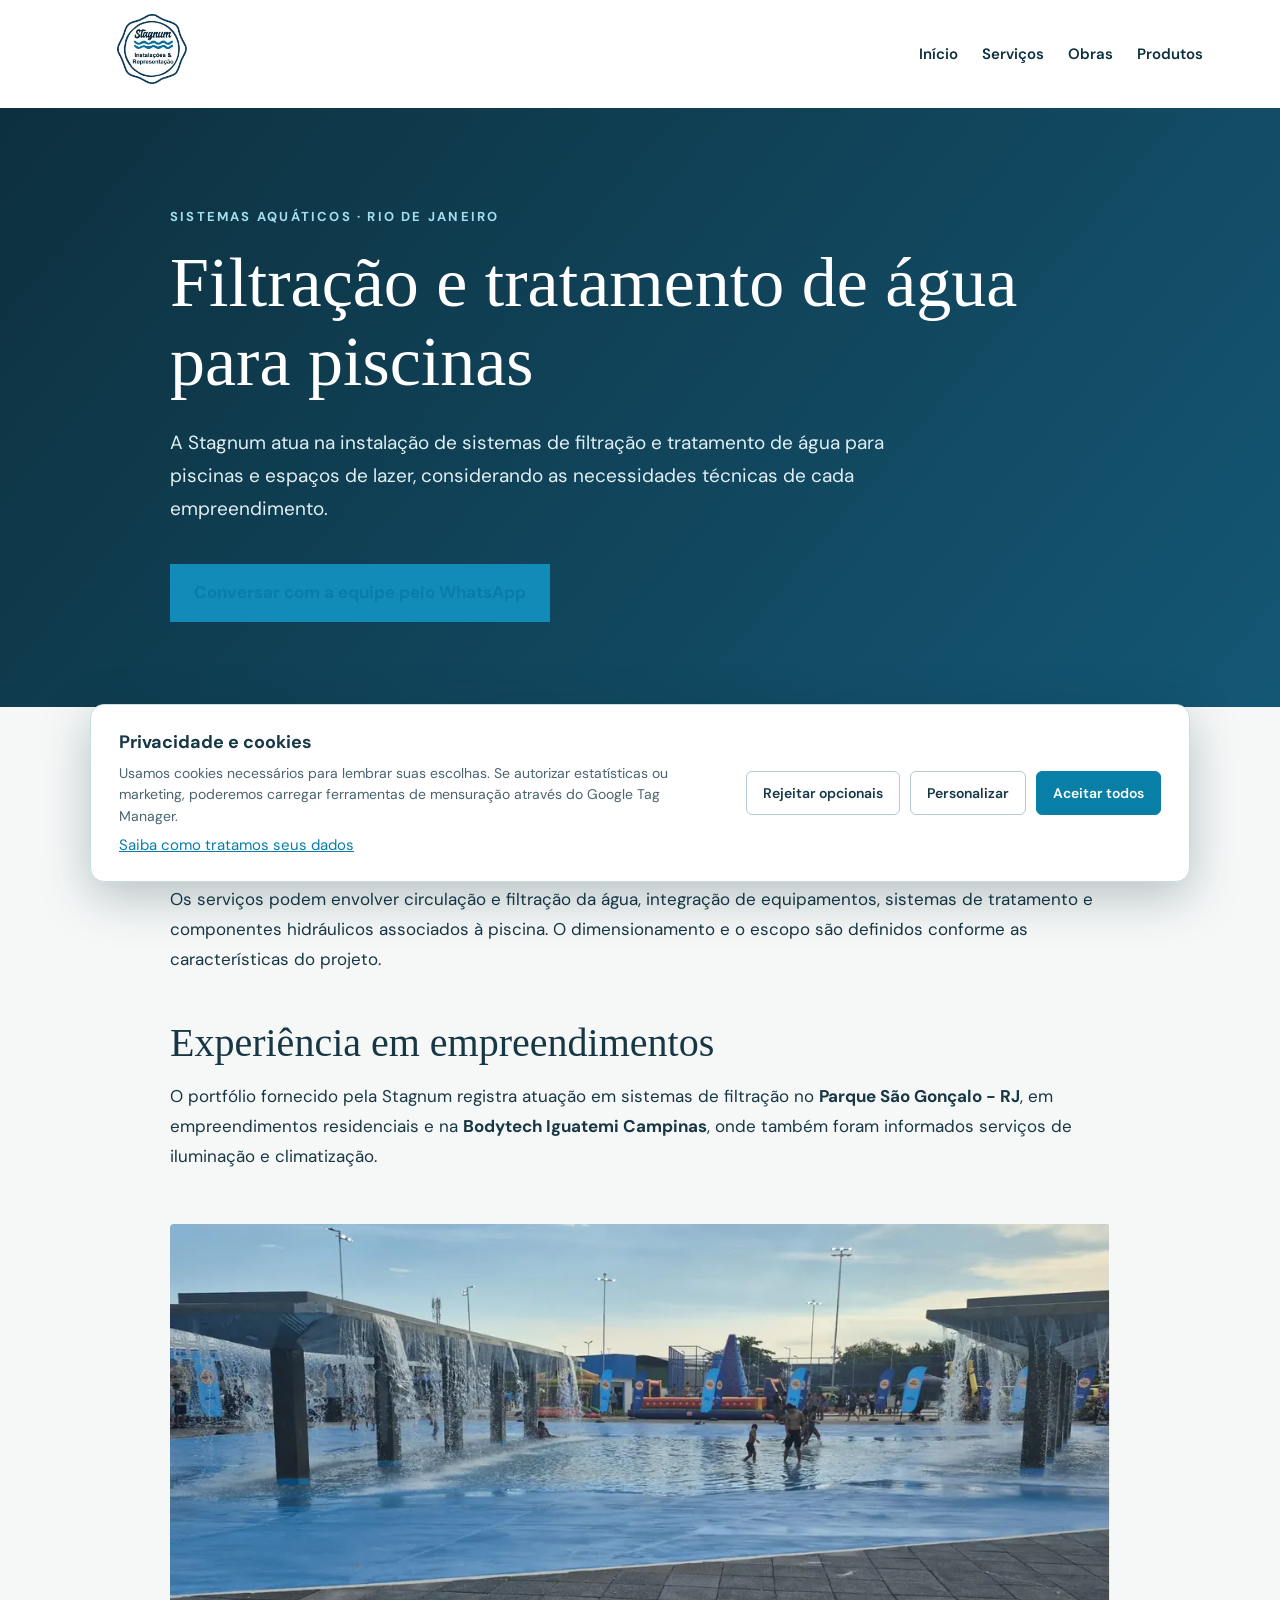
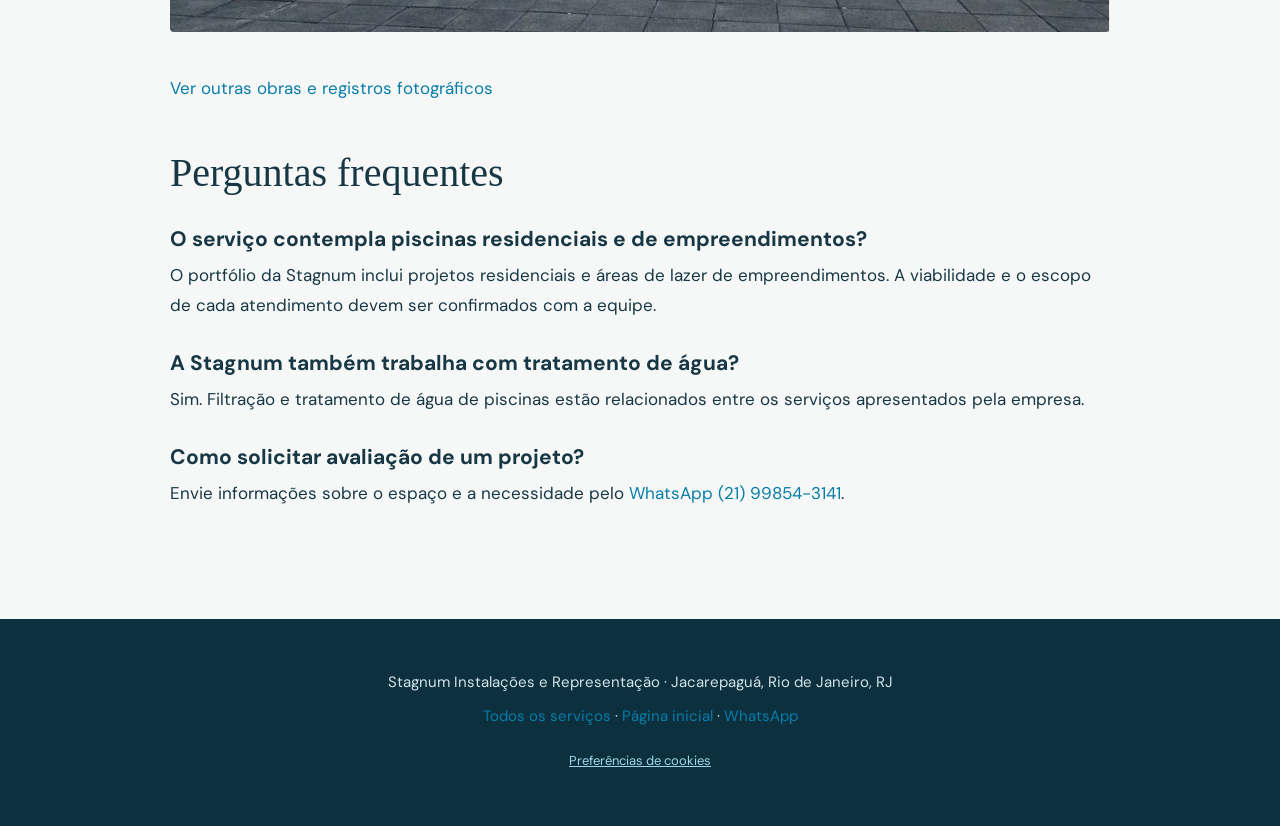
<file: filtracao-piscinas.html>
<!doctype html>
<html lang="pt-BR"><head><meta charset="utf-8"><meta name="viewport" content="width=device-width,initial-scale=1">
<title>Filtração e Tratamento de Piscinas no RJ | Stagnum</title>
<meta name="description" content="Soluções de filtração, circulação e tratamento de água para piscinas em empreendimentos e áreas de lazer. Conheça a atuação da Stagnum no Rio de Janeiro.">
<meta name="robots" content="index,follow,max-image-preview:large"><link rel="canonical" href="https://rvvaranda.github.io/stagnum-website/filtracao-piscinas.html">
<meta property="og:type" content="website"><meta property="og:locale" content="pt_BR"><meta property="og:title" content="Filtração e tratamento de piscinas | Stagnum"><meta property="og:description" content="Sistemas de filtração e tratamento de água para piscinas e empreendimentos."><meta property="og:url" content="https://rvvaranda.github.io/stagnum-website/filtracao-piscinas.html"><meta property="og:image" content="https://rvvaranda.github.io/stagnum-website/assets/obras/obra-14.webp">
<link rel="stylesheet" href="internas.css"><link rel="stylesheet" href="seo-content.css">
<script type="application/ld+json">{"@context":"https://schema.org","@graph":[{"@type":"Service","name":"Sistemas de filtração e tratamento de água de piscinas","serviceType":"Filtração e tratamento de piscinas","areaServed":{"@type":"AdministrativeArea","name":"Rio de Janeiro"},"provider":{"@type":"Organization","@id":"https://rvvaranda.github.io/stagnum-website/#organizacao"},"url":"https://rvvaranda.github.io/stagnum-website/filtracao-piscinas.html"},{"@type":"BreadcrumbList","itemListElement":[{"@type":"ListItem","position":1,"name":"Início","item":"https://rvvaranda.github.io/stagnum-website/"},{"@type":"ListItem","position":2,"name":"Serviços","item":"https://rvvaranda.github.io/stagnum-website/servicos.html"},{"@type":"ListItem","position":3,"name":"Filtração de piscinas","item":"https://rvvaranda.github.io/stagnum-website/filtracao-piscinas.html"}]}]}</script><script src="consent.js"></script></head>
<body><header class="seo-header"><a href="index.html"><img src="stagnum-logo-transparente.webp" alt="Stagnum Instalações" width="150" height="70"></a><nav aria-label="Navegação principal"><a href="index.html">Início</a><a href="servicos.html">Serviços</a><a href="obras.html">Obras</a><a href="produtos.html">Produtos</a></nav></header>
<main><section class="seo-hero"><div class="seo-container"><p class="seo-kicker">Sistemas aquáticos · Rio de Janeiro</p><h1>Filtração e tratamento de água para piscinas</h1><p>A Stagnum atua na instalação de sistemas de filtração e tratamento de água para piscinas e espaços de lazer, considerando as necessidades técnicas de cada empreendimento.</p><a class="seo-button" href="https://wa.me/5521998543141" target="_blank" rel="noopener">Conversar com a equipe pelo WhatsApp</a></div></section>
<section class="seo-container seo-section"><h2>O que faz parte da solução?</h2><p>Os serviços podem envolver circulação e filtração da água, integração de equipamentos, sistemas de tratamento e componentes hidráulicos associados à piscina. O dimensionamento e o escopo são definidos conforme as características do projeto.</p><h2>Experiência em empreendimentos</h2><p>O portfólio fornecido pela Stagnum registra atuação em sistemas de filtração no <strong>Parque São Gonçalo - RJ</strong>, em empreendimentos residenciais e na <strong>Bodytech Iguatemi Campinas</strong>, onde também foram informados serviços de iluminação e climatização.</p><img src="assets/obras/obra-14.webp" alt="Cascata e sistema hidráulico do projeto Parque São Gonçalo - RJ, no portfólio da Stagnum" loading="lazy" width="900" height="600"><p><a href="obras.html">Ver outras obras e registros fotográficos</a></p><h2>Perguntas frequentes</h2><h3>O serviço contempla piscinas residenciais e de empreendimentos?</h3><p>O portfólio da Stagnum inclui projetos residenciais e áreas de lazer de empreendimentos. A viabilidade e o escopo de cada atendimento devem ser confirmados com a equipe.</p><h3>A Stagnum também trabalha com tratamento de água?</h3><p>Sim. Filtração e tratamento de água de piscinas estão relacionados entre os serviços apresentados pela empresa.</p><h3>Como solicitar avaliação de um projeto?</h3><p>Envie informações sobre o espaço e a necessidade pelo <a href="https://wa.me/5521998543141">WhatsApp (21) 99854-3141</a>.</p></section></main>
<footer class="seo-footer"><p>Stagnum Instalações e Representação · Jacarepaguá, Rio de Janeiro, RJ</p><p><a href="servicos.html">Todos os serviços</a> · <a href="index.html">Página inicial</a> · <a href="https://wa.me/5521998543141">WhatsApp</a></p></footer></body></html>
</file>
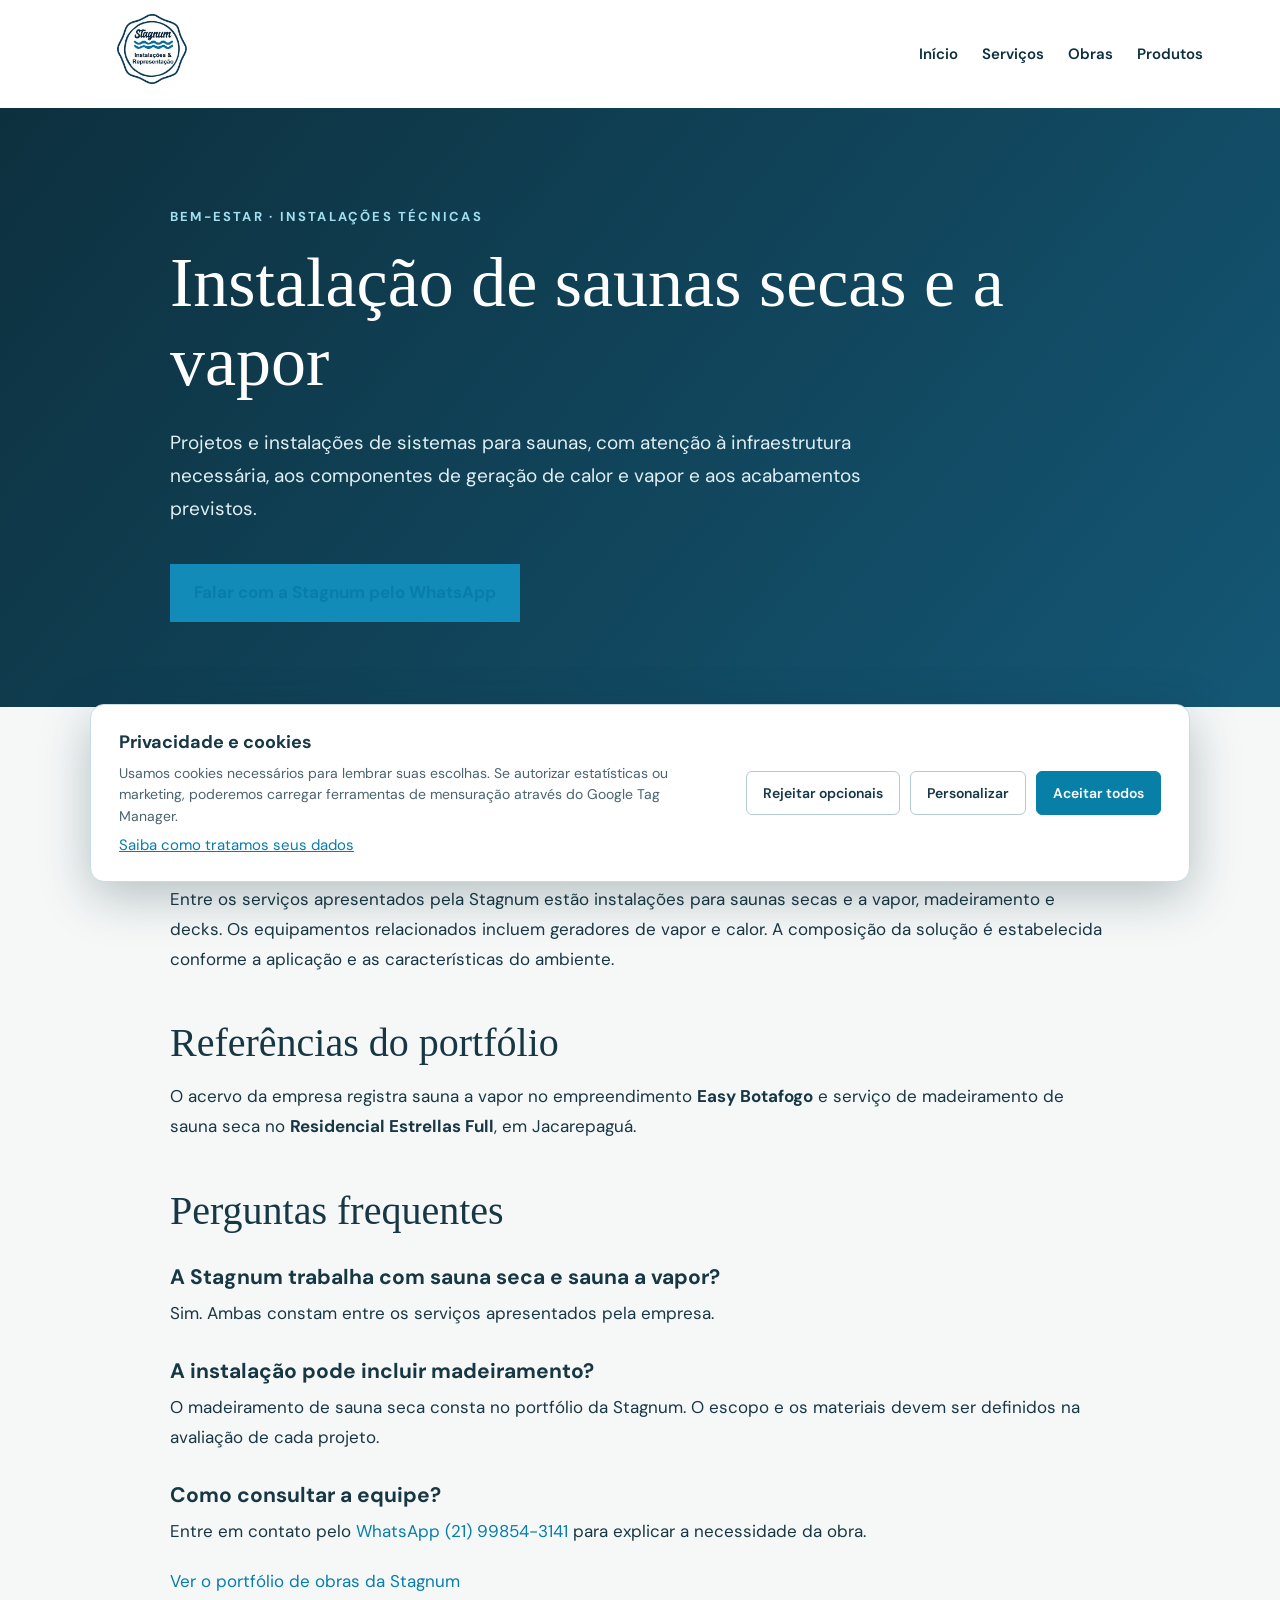
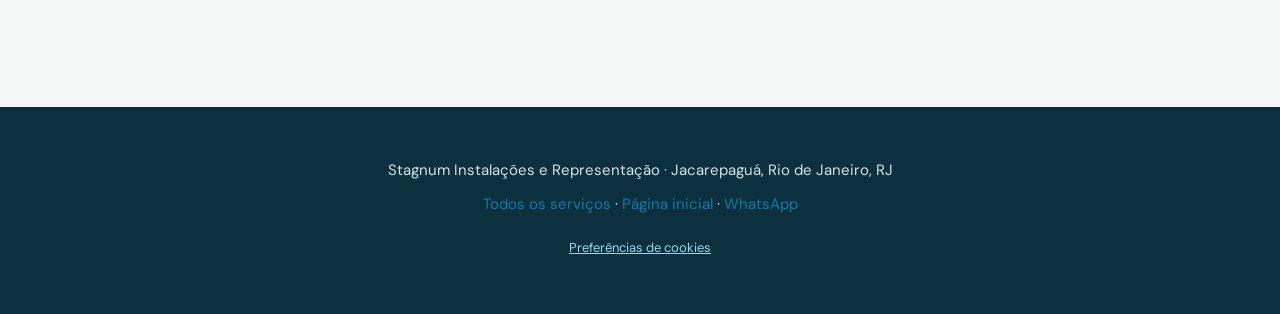
<file: instalacao-saunas.html>
<!doctype html>
<html lang="pt-BR"><head><meta charset="utf-8"><meta name="viewport" content="width=device-width,initial-scale=1"><title>Instalação de Saunas Secas e a Vapor | Stagnum RJ</title><meta name="description" content="Soluções para instalação de saunas secas e a vapor, incluindo sistemas de geração de calor, vapor e madeiramento. Conheça a Stagnum no Rio de Janeiro."><meta name="robots" content="index,follow,max-image-preview:large"><link rel="canonical" href="https://rvvaranda.github.io/stagnum-website/instalacao-saunas.html"><meta property="og:type" content="website"><meta property="og:locale" content="pt_BR"><meta property="og:title" content="Instalação de saunas secas e a vapor | Stagnum"><meta property="og:description" content="Instalações e sistemas para saunas e áreas de bem-estar."><meta property="og:url" content="https://rvvaranda.github.io/stagnum-website/instalacao-saunas.html"><meta property="og:image" content="https://rvvaranda.github.io/stagnum-website/stagnum-logo-transparente.webp"><link rel="stylesheet" href="internas.css"><link rel="stylesheet" href="seo-content.css"><script type="application/ld+json">{"@context":"https://schema.org","@graph":[{"@type":"Service","name":"Instalação de saunas secas e a vapor","serviceType":"Saunas, geradores de vapor, geradores de calor e madeiramento","provider":{"@type":"Organization","@id":"https://rvvaranda.github.io/stagnum-website/#organizacao"},"url":"https://rvvaranda.github.io/stagnum-website/instalacao-saunas.html"},{"@type":"BreadcrumbList","itemListElement":[{"@type":"ListItem","position":1,"name":"Início","item":"https://rvvaranda.github.io/stagnum-website/"},{"@type":"ListItem","position":2,"name":"Serviços","item":"https://rvvaranda.github.io/stagnum-website/servicos.html"},{"@type":"ListItem","position":3,"name":"Instalação de saunas","item":"https://rvvaranda.github.io/stagnum-website/instalacao-saunas.html"}]}]}</script><script src="consent.js"></script></head>
<body><header class="seo-header"><a href="index.html"><img src="stagnum-logo-transparente.webp" alt="Stagnum Instalações" width="150" height="70"></a><nav aria-label="Navegação principal"><a href="index.html">Início</a><a href="servicos.html">Serviços</a><a href="obras.html">Obras</a><a href="produtos.html">Produtos</a></nav></header><main><section class="seo-hero"><div class="seo-container"><p class="seo-kicker">Bem-estar · Instalações técnicas</p><h1>Instalação de saunas secas e a vapor</h1><p>Projetos e instalações de sistemas para saunas, com atenção à infraestrutura necessária, aos componentes de geração de calor e vapor e aos acabamentos previstos.</p><a class="seo-button" href="https://wa.me/5521998543141" target="_blank" rel="noopener">Falar com a Stagnum pelo WhatsApp</a></div></section><section class="seo-container seo-section"><h2>Saunas e ambientes de lazer</h2><p>Entre os serviços apresentados pela Stagnum estão instalações para saunas secas e a vapor, madeiramento e decks. Os equipamentos relacionados incluem geradores de vapor e calor. A composição da solução é estabelecida conforme a aplicação e as características do ambiente.</p><h2>Referências do portfólio</h2><p>O acervo da empresa registra sauna a vapor no empreendimento <strong>Easy Botafogo</strong> e serviço de madeiramento de sauna seca no <strong>Residencial Estrellas Full</strong>, em Jacarepaguá.</p><h2>Perguntas frequentes</h2><h3>A Stagnum trabalha com sauna seca e sauna a vapor?</h3><p>Sim. Ambas constam entre os serviços apresentados pela empresa.</p><h3>A instalação pode incluir madeiramento?</h3><p>O madeiramento de sauna seca consta no portfólio da Stagnum. O escopo e os materiais devem ser definidos na avaliação de cada projeto.</p><h3>Como consultar a equipe?</h3><p>Entre em contato pelo <a href="https://wa.me/5521998543141">WhatsApp (21) 99854-3141</a> para explicar a necessidade da obra.</p><p><a href="obras.html">Ver o portfólio de obras da Stagnum</a></p></section></main><footer class="seo-footer"><p>Stagnum Instalações e Representação · Jacarepaguá, Rio de Janeiro, RJ</p><p><a href="servicos.html">Todos os serviços</a> · <a href="index.html">Página inicial</a> · <a href="https://wa.me/5521998543141">WhatsApp</a></p></footer></body></html>
</file>
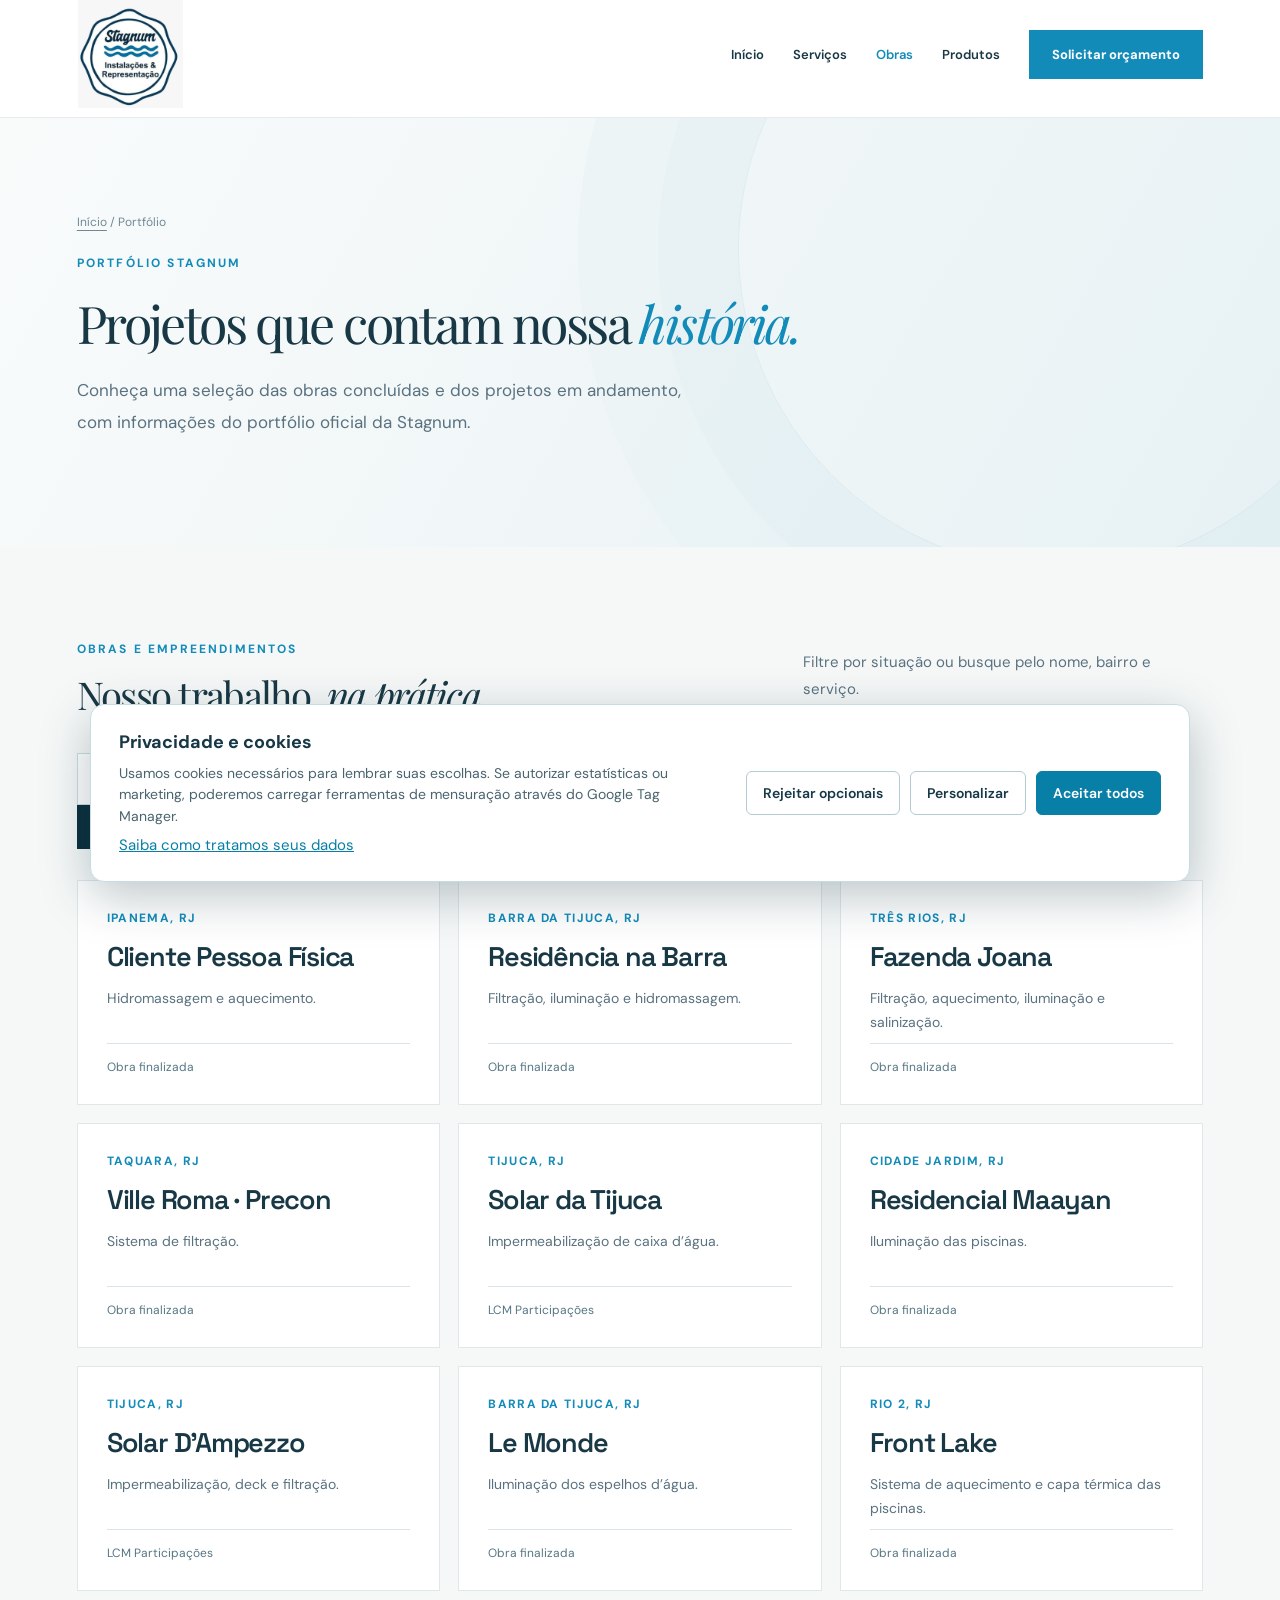
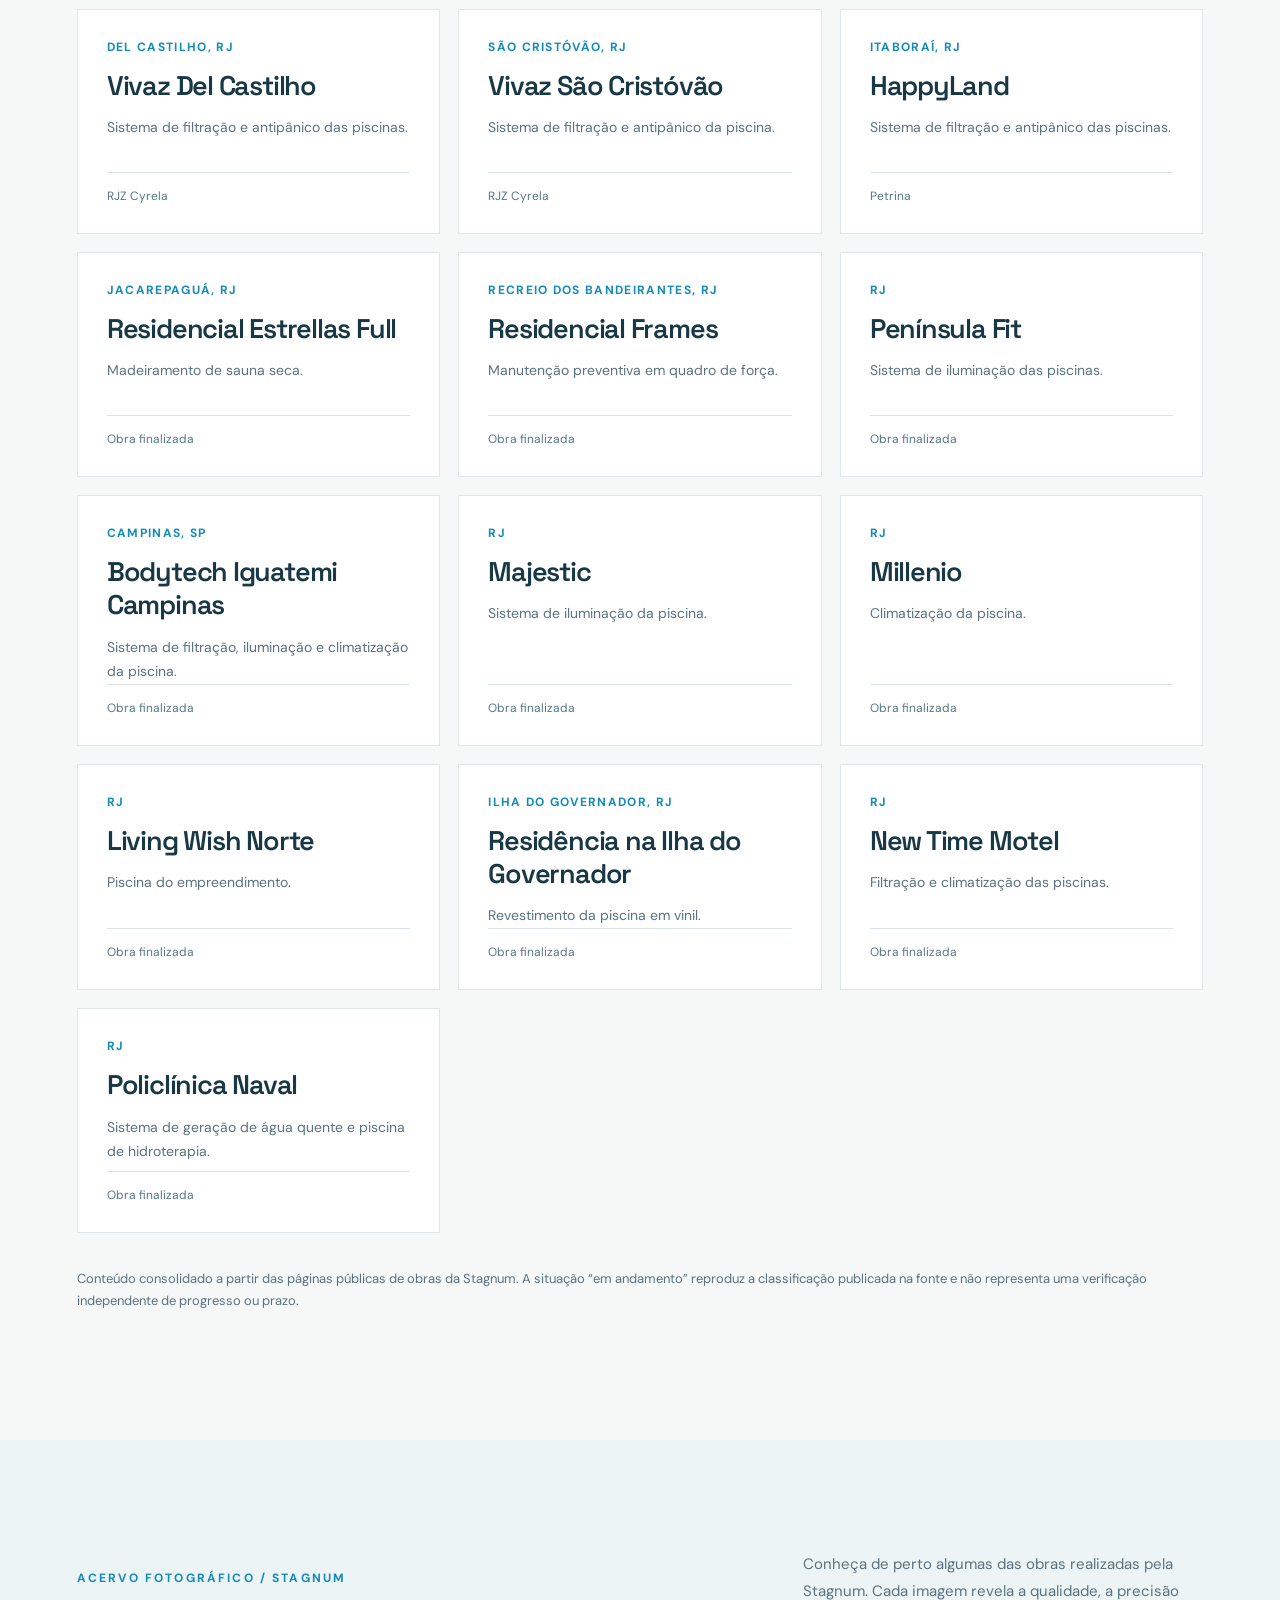
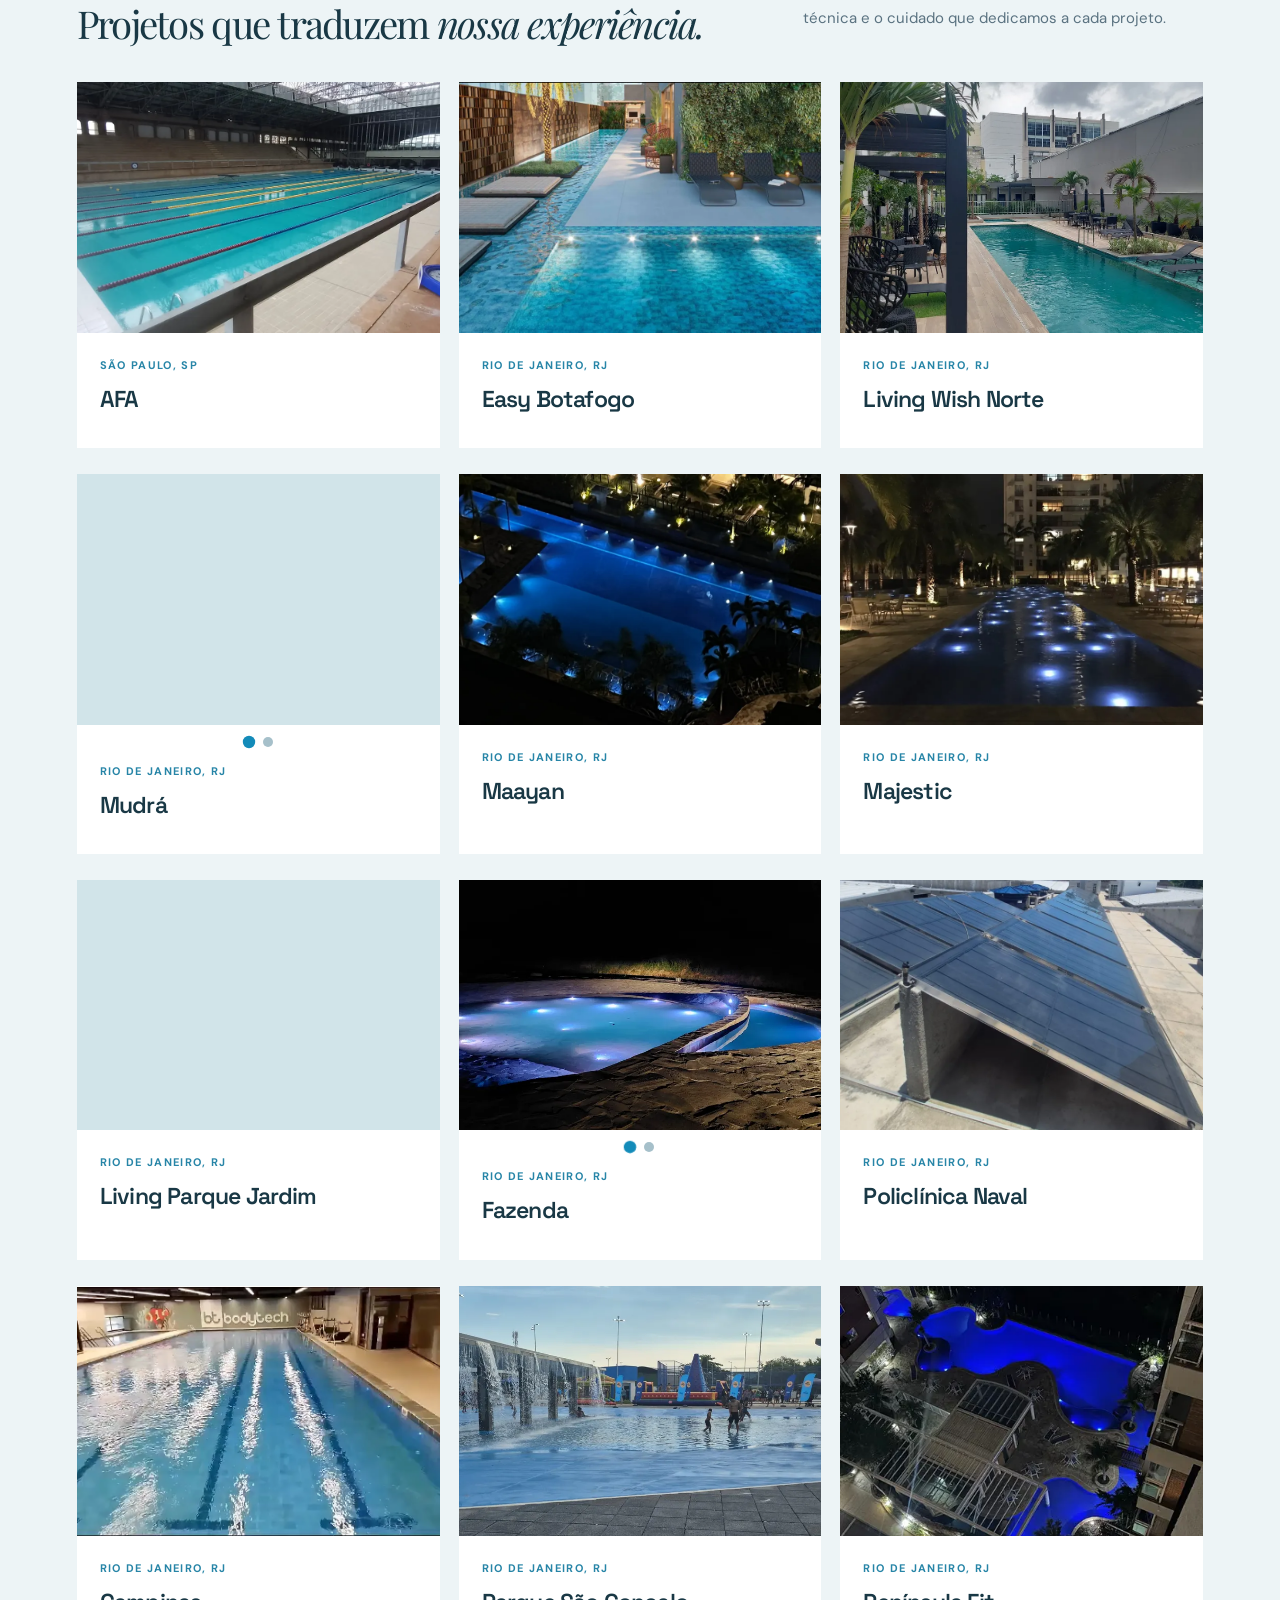
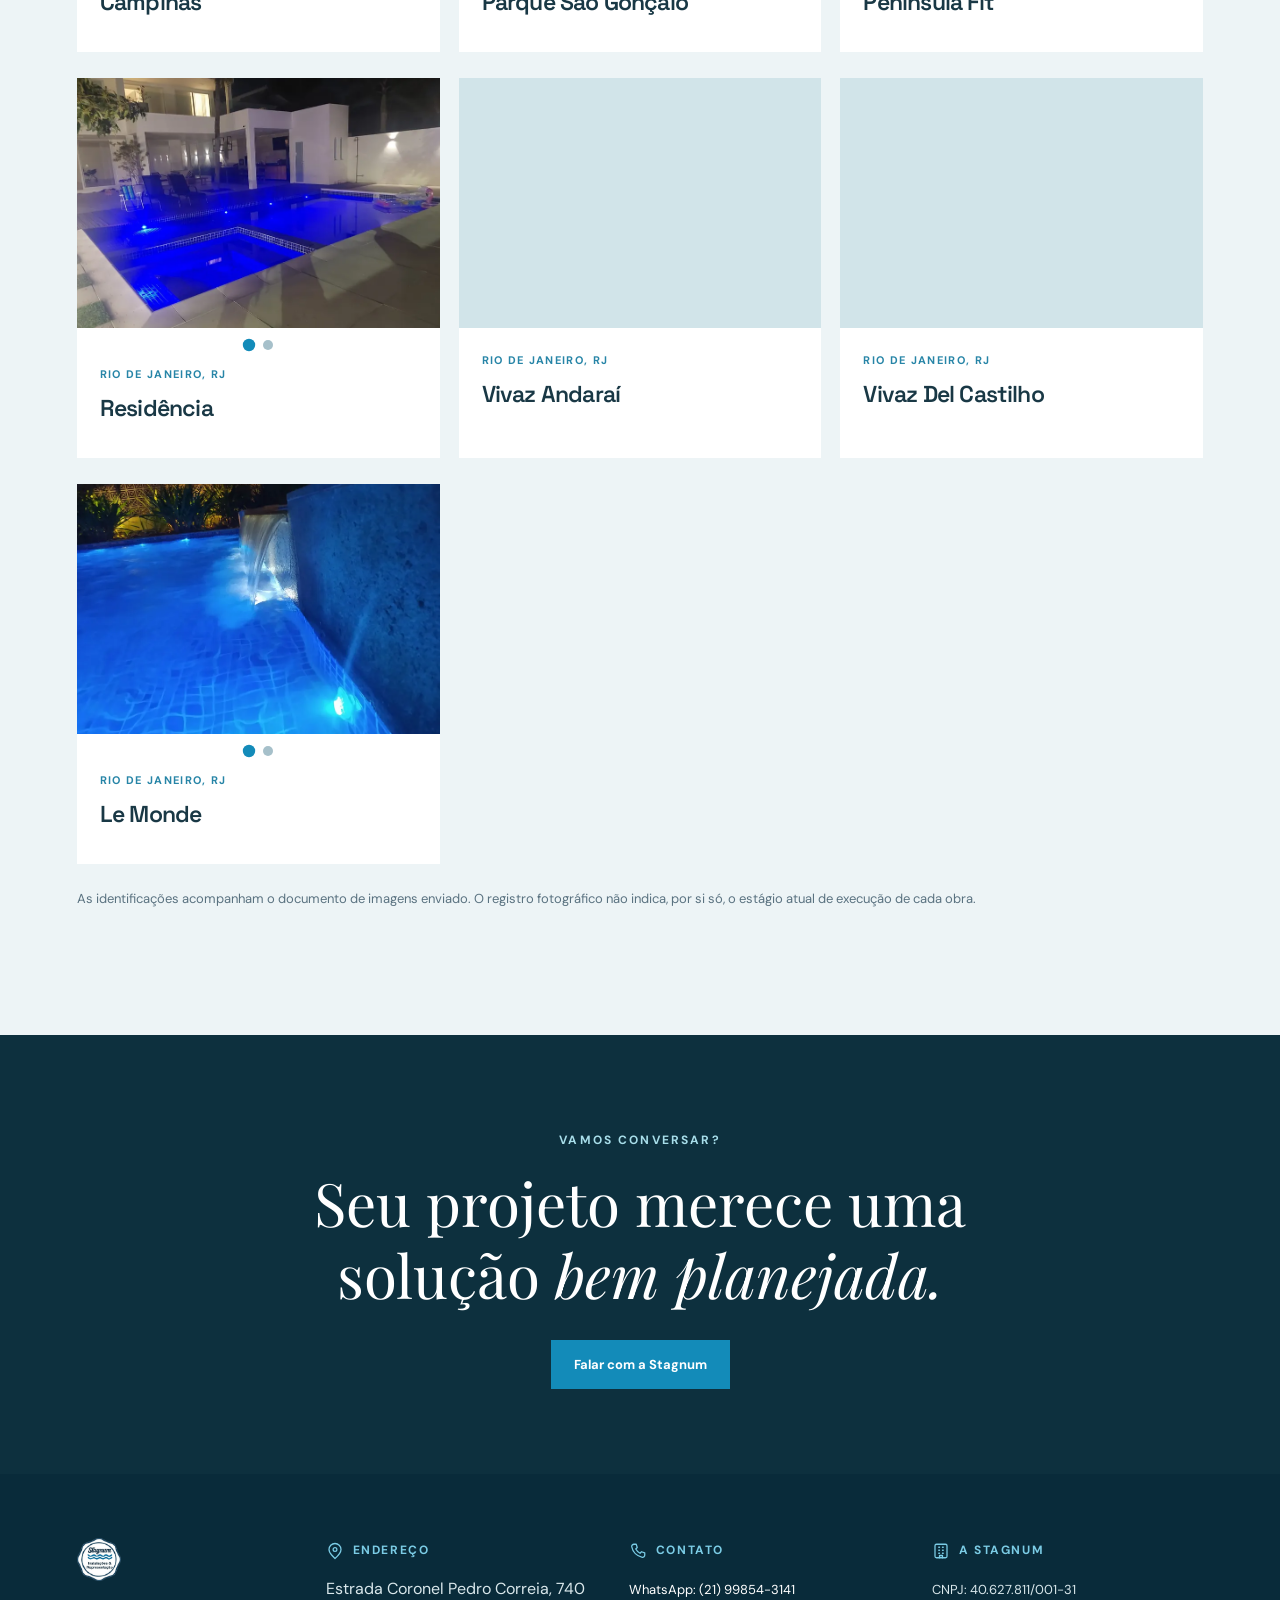
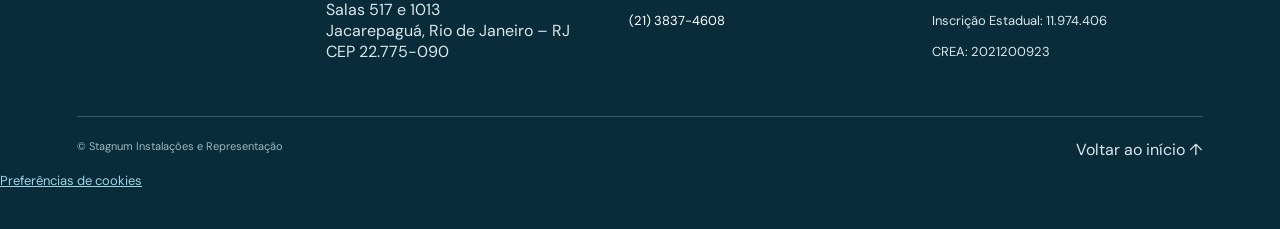
<file: obras.html>
<!doctype html><html lang="pt-BR"><head><meta charset="utf-8"><meta name="viewport" content="width=device-width,initial-scale=1">
<title>Obras Realizadas e em Andamento | Stagnum Instalações</title>
<meta name="description" content="Conheça obras da Stagnum em Ipanema, Barra da Tijuca, Tijuca, Três Rios e outros locais. Veja instalações de piscinas, filtração e aquecimento.">
<meta name="robots" content="index,follow,max-image-preview:large,max-snippet:-1"><meta name="theme-color" content="#0d303e">
<link rel="stylesheet" href="portfolio-fotos.css">
<link rel="canonical" href="https://rvvaranda.github.io/stagnum-website/obras.html">
<meta property="og:type" content="website"><meta property="og:locale" content="pt_BR"><meta property="og:site_name" content="Stagnum Instalações"><meta property="og:title" content="Obras Realizadas e em Andamento | Stagnum"><meta property="og:description" content="Portfólio de obras, empreendimentos e serviços técnicos executados pela Stagnum."><meta property="og:url" content="https://rvvaranda.github.io/stagnum-website/obras.html"><meta property="og:image" content="https://rvvaranda.github.io/stagnum-website/stagnum-logo-original-branco.webp"><meta name="twitter:card" content="summary_large_image">
<script type="application/ld+json">{"@context":"https://schema.org","@graph":[{"@type":"CollectionPage","@id":"https://rvvaranda.github.io/stagnum-website/obras.html#pagina","url":"https://rvvaranda.github.io/stagnum-website/obras.html","name":"Obras realizadas e em andamento — Stagnum Instalações","description":"Portfólio de obras e empreendimentos com serviços de instalações aquáticas e hidráulicas.","inLanguage":"pt-BR"},{"@type":"BreadcrumbList","itemListElement":[{"@type":"ListItem","position":1,"name":"Início","item":"https://rvvaranda.github.io/stagnum-website/"},{"@type":"ListItem","position":2,"name":"Obras","item":"https://rvvaranda.github.io/stagnum-website/obras.html"}]}]}</script>
<link rel="stylesheet" href="internas.css"><link rel="stylesheet" href="site-institucional.css?v=6">
<script src="consent.js"></script></head><body>
<header class="site-header"><div class="wrap"><a href="index.html"><img src="stagnum-logo-original-branco.webp" alt="Stagnum Instalações e Representação"></a><button class="menu-button" aria-label="Abrir menu" aria-expanded="false" aria-controls="inner-nav">☰</button><nav class="nav" id="inner-nav"><a href="index.html">Início</a><a href="servicos.html">Serviços</a><a class="active" href="obras.html">Obras</a><a href="produtos.html">Produtos</a><a class="button" href="https://wa.me/5521998543141" target="_blank" rel="noopener">Solicitar orçamento</a></nav></div></header>
<main><section class="page-hero"><div class="wrap"><div class="crumb"><a href="index.html">Início</a> / Portfólio</div><div class="eyebrow reveal">Portfólio Stagnum</div><h1 class="serif reveal">Projetos que contam nossa <em>história.</em></h1><p class="reveal">Conheça uma seleção das obras concluídas e dos projetos em andamento, com informações do portfólio oficial da Stagnum.</p></div></section>
<section class="content"><div class="wrap"><div class="section-head"><div><div class="eyebrow">Obras e empreendimentos</div><h2>Nosso trabalho, <em>na prática.</em></h2></div><p>Filtre por situação ou busque pelo nome, bairro e serviço.</p></div><input id="obra-search" class="search" type="search" placeholder="Buscar obra, bairro ou serviço" aria-label="Buscar obras"><div class="tabs"><button type="button" class="tab" data-filter="finalizada" aria-pressed="true">Finalizadas</button><button type="button" class="tab" data-filter="andamento" aria-pressed="false">Em andamento</button><button type="button" class="tab" data-filter="todas" aria-pressed="false">Todas</button></div><div class="list">
<article class="item reveal" data-status="finalizada"><small>Ipanema, RJ</small><h3>Cliente Pessoa Física</h3><p>Hidromassagem e aquecimento.</p><span class="tag">Obra finalizada</span></article>
<article class="item reveal" data-status="finalizada"><small>Barra da Tijuca, RJ</small><h3>Residência na Barra</h3><p>Filtração, iluminação e hidromassagem.</p><span class="tag">Obra finalizada</span></article>
<article class="item reveal" data-status="finalizada"><small>Três Rios, RJ</small><h3>Fazenda Joana</h3><p>Filtração, aquecimento, iluminação e salinização.</p><span class="tag">Obra finalizada</span></article>
<article class="item reveal" data-status="finalizada"><small>Taquara, RJ</small><h3>Ville Roma · Precon</h3><p>Sistema de filtração.</p><span class="tag">Obra finalizada</span></article>
<article class="item reveal" data-status="finalizada"><small>Tijuca, RJ</small><h3>Solar da Tijuca</h3><p>Impermeabilização de caixa d’água.</p><span class="tag">LCM Participações</span></article>
<article class="item reveal" data-status="finalizada"><small>Cidade Jardim, RJ</small><h3>Residencial Maayan</h3><p>Iluminação das piscinas.</p><span class="tag">Obra finalizada</span></article>
<article class="item reveal" data-status="finalizada"><small>Tijuca, RJ</small><h3>Solar D’Ampezzo</h3><p>Impermeabilização, deck e filtração.</p><span class="tag">LCM Participações</span></article>
<article class="item reveal" data-status="finalizada"><small>Barra da Tijuca, RJ</small><h3>Le Monde</h3><p>Iluminação dos espelhos d’água.</p><span class="tag">Obra finalizada</span></article>
<article class="item reveal" data-status="finalizada"><small>Rio 2, RJ</small><h3>Front Lake</h3><p>Sistema de aquecimento e capa térmica das piscinas.</p><span class="tag">Obra finalizada</span></article>
<article class="item reveal" data-status="finalizada"><small>Del Castilho, RJ</small><h3>Vivaz Del Castilho</h3><p>Sistema de filtração e antipânico das piscinas.</p><span class="tag">RJZ Cyrela</span></article>
<article class="item reveal" data-status="finalizada"><small>São Cristóvão, RJ</small><h3>Vivaz São Cristóvão</h3><p>Sistema de filtração e antipânico da piscina.</p><span class="tag">RJZ Cyrela</span></article>
<article class="item reveal" data-status="finalizada"><small>Itaboraí, RJ</small><h3>HappyLand</h3><p>Sistema de filtração e antipânico das piscinas.</p><span class="tag">Petrina</span></article>
<article class="item reveal" data-status="finalizada"><small>Jacarepaguá, RJ</small><h3>Residencial Estrellas Full</h3><p>Madeiramento de sauna seca.</p><span class="tag">Obra finalizada</span></article>
<article class="item reveal" data-status="finalizada"><small>Recreio dos Bandeirantes, RJ</small><h3>Residencial Frames</h3><p>Manutenção preventiva em quadro de força.</p><span class="tag">Obra finalizada</span></article>
<article class="item reveal" data-status="finalizada"><small>RJ</small><h3>Península Fit</h3><p>Sistema de iluminação das piscinas.</p><span class="tag">Obra finalizada</span></article>
<article class="item reveal" data-status="finalizada"><small>Campinas, SP</small><h3>Bodytech Iguatemi Campinas</h3><p>Sistema de filtração, iluminação e climatização da piscina.</p><span class="tag">Obra finalizada</span></article>
<article class="item reveal" data-status="finalizada"><small>RJ</small><h3>Majestic</h3><p>Sistema de iluminação da piscina.</p><span class="tag">Obra finalizada</span></article>
<article class="item reveal" data-status="finalizada"><small>RJ</small><h3>Millenio</h3><p>Climatização da piscina.</p><span class="tag">Obra finalizada</span></article>
<article class="item reveal" data-status="finalizada"><small>RJ</small><h3>Living Wish Norte</h3><p>Piscina do empreendimento.</p><span class="tag">Obra finalizada</span></article>
<article class="item reveal" data-status="finalizada"><small>Ilha do Governador, RJ</small><h3>Residência na Ilha do Governador</h3><p>Revestimento da piscina em vinil.</p><span class="tag">Obra finalizada</span></article>
<article class="item reveal" data-status="finalizada"><small>RJ</small><h3>New Time Motel</h3><p>Filtração e climatização das piscinas.</p><span class="tag">Obra finalizada</span></article>
<article class="item reveal" data-status="finalizada"><small>RJ</small><h3>Policlínica Naval</h3><p>Sistema de geração de água quente e piscina de hidroterapia.</p><span class="tag">Obra finalizada</span></article>
<article class="item reveal" data-status="andamento"><small>Condomínio · RJ</small><h3>Borgonha</h3><p>Listado pela Stagnum entre as obras em andamento.</p><span class="tag">Em andamento</span></article>
<article class="item reveal" data-status="andamento"><small>Direcional</small><h3>Carlitos</h3><p>Empreendimento da construtora Direcional.</p><span class="tag">Em andamento</span></article>
<article class="item reveal" data-status="andamento"><small>Condomínio · RJ</small><h3>In Side</h3><p>Listado pela Stagnum entre as obras em andamento.</p><span class="tag">Em andamento</span></article>
<article class="item reveal" data-status="andamento"><small>RJZ Cyrela</small><h3>Mudrá</h3><p>Empreendimento da construtora RJZ Cyrela.</p><span class="tag">Em andamento</span></article>
<article class="item reveal" data-status="andamento"><small>Direcional</small><h3>Olinda Ellis</h3><p>Empreendimento da construtora Direcional.</p><span class="tag">Em andamento</span></article>
<article class="item reveal" data-status="andamento"><small>Condomínio · RJ</small><h3>Península Way</h3><p>Listado pela Stagnum entre as obras em andamento.</p><span class="tag">Em andamento</span></article>
<article class="item reveal" data-status="andamento"><small>Itupeva, SP</small><h3>Rodrigo Carvalho</h3><p>Cliente pessoa física.</p><span class="tag">Em andamento</span></article>
<article class="item reveal" data-status="andamento"><small>Precon</small><h3>Ville Roma</h3><p>Empreendimento da construtora Precon.</p><span class="tag">Em andamento</span></article>
<article class="item reveal" data-status="andamento"><small>Condomínio · RJ</small><h3>Visconde de Asseca</h3><p>Listado pela Stagnum entre as obras em andamento.</p><span class="tag">Em andamento</span></article>
<article class="item reveal" data-status="andamento"><small>Direcional</small><h3>Viva Dutra</h3><p>Empreendimento da construtora Direcional.</p><span class="tag">Em andamento</span></article>
<article class="item reveal" data-status="andamento"><small>RJZ Cyrela</small><h3>Vivaz Andaraí</h3><p>Empreendimento da construtora RJZ Cyrela.</p><span class="tag">Em andamento</span></article>
<article class="item reveal" data-status="andamento"><small>RJZ Cyrela</small><h3>Vivaz Bandeirantes</h3><p>Empreendimento da construtora RJZ Cyrela.</p><span class="tag">Em andamento</span></article>
<article class="item reveal" data-status="andamento"><small>RJZ Cyrela</small><h3>Vivaz Magarça</h3><p>Empreendimento da construtora RJZ Cyrela.</p><span class="tag">Em andamento</span></article>
<article class="item reveal" data-status="andamento"><small>RJZ Cyrela</small><h3>Vivaz Prime</h3><p>Empreendimento da construtora RJZ Cyrela.</p><span class="tag">Em andamento</span></article>
<article class="item reveal" data-status="andamento"><small>RJZ Cyrela</small><h3>Vivaz Wish</h3><p>Empreendimento da construtora RJZ Cyrela.</p><span class="tag">Em andamento</span></article>
<article class="item reveal" data-status="andamento"><small>RJ</small><h3>Only By Living</h3><p>Piscina e sauna a vapor do empreendimento.</p><span class="tag">Em andamento</span></article>
<article class="item reveal" data-status="andamento"><small>RJ</small><h3>Blue Star Motel</h3><p>Filtração e climatização das piscinas.</p><span class="tag">Em andamento</span></article>
<article class="item reveal" data-status="andamento"><small>RJ</small><h3>Stillo Barra Residencial</h3><p>Piscina do empreendimento.</p><span class="tag">Em andamento</span></article>
<article class="item reveal" data-status="andamento"><small>RJ</small><h3>Villa Santé</h3><p>Piscina do empreendimento.</p><span class="tag">Em andamento</span></article>
<article class="item reveal" data-status="andamento"><small>RJ</small><h3>Gentileza Beon Porto Residencial</h3><p>Piscina do empreendimento.</p><span class="tag">Em andamento</span></article>
<article class="item reveal" data-status="andamento"><small>RJ</small><h3>Residencial Laranjeiras</h3><p>Piscina do empreendimento.</p><span class="tag">Em andamento</span></article>
<article class="item reveal" data-status="andamento"><small>RJ</small><h3>Conquista Max Norte</h3><p>Piscina do empreendimento.</p><span class="tag">Em andamento</span></article>
<article class="item reveal" data-status="andamento"><small>RJ</small><h3>Rio Hotel Residencial</h3><p>Climatização da piscina.</p><span class="tag">Em andamento</span></article>
<article class="item reveal" data-status="andamento"><small>Paraty, RJ</small><h3>Residência em Paraty</h3><p>Piscina da residência.</p><span class="tag">Em andamento</span></article>
</div><p class="empty" role="status">Nenhuma obra encontrada para esse filtro.</p><p class="note">Conteúdo consolidado a partir das páginas públicas de obras da Stagnum. A situação “em andamento” reproduz a classificação publicada na fonte e não representa uma verificação independente de progresso ou prazo.</p></div></section><section class="photo-portfolio" aria-labelledby="galeria-title"><div class="wrap"><div class="section-head"><div><div class="eyebrow">Acervo fotográfico / Stagnum</div><h2 id="galeria-title">Projetos que traduzem <em>nossa experiência.</em></h2></div><p>Conheça de perto algumas das obras realizadas pela Stagnum. Cada imagem revela a qualidade, a precisão técnica e o cuidado que dedicamos a cada projeto.</p></div><div class="photo-gallery"><article class="photo-project reveal"><div class="photo-project-media"><img src="assets/obras/obra-1.webp" loading="lazy" decoding="async" alt="AFA — registro fotográfico 1 do acervo Stagnum" width="1200" height="760"></div><div class="photo-project-info"><span>São Paulo, SP</span><h3>AFA</h3></div></article><article class="photo-project reveal"><div class="photo-project-media"><img src="assets/obras/obra-3.webp" loading="lazy" decoding="async" alt="Easy Botafogo — registro fotográfico 1 do acervo Stagnum" width="1200" height="760"></div><div class="photo-project-info"><span>Rio de Janeiro, RJ</span><h3>Easy Botafogo</h3></div></article><article class="photo-project reveal"><div class="photo-project-media"><img src="assets/obras/obra-4.webp" loading="lazy" decoding="async" alt="Living Wish Norte — registro fotográfico 1 do acervo Stagnum" width="1200" height="760"></div><div class="photo-project-info"><span>Rio de Janeiro, RJ</span><h3>Living Wish Norte</h3></div></article><article class="photo-project reveal"><div class="photo-project-media"><img src="assets/obras/obra-5.webp" loading="lazy" decoding="async" alt="Mudrá — registro fotográfico 1 do acervo Stagnum" width="1200" height="760"><img src="assets/obras/obra-6.webp" loading="lazy" decoding="async" alt="Mudrá — registro fotográfico 2 do acervo Stagnum" width="1200" height="760"></div><div class="photo-project-info"><span>Rio de Janeiro, RJ</span><h3>Mudrá</h3></div></article><article class="photo-project reveal"><div class="photo-project-media"><img src="assets/obras/obra-7.webp" loading="lazy" decoding="async" alt="Maayan — registro fotográfico 1 do acervo Stagnum" width="1200" height="760"></div><div class="photo-project-info"><span>Rio de Janeiro, RJ</span><h3>Maayan</h3></div></article><article class="photo-project reveal"><div class="photo-project-media"><img src="assets/obras/obra-8.webp" loading="lazy" decoding="async" alt="Majestic — registro fotográfico 1 do acervo Stagnum" width="1200" height="760"></div><div class="photo-project-info"><span>Rio de Janeiro, RJ</span><h3>Majestic</h3></div></article><article class="photo-project reveal"><div class="photo-project-media"><img src="assets/obras/obra-9.webp" loading="lazy" decoding="async" alt="Living Parque Jardim — registro fotográfico 1 do acervo Stagnum" width="1200" height="760"></div><div class="photo-project-info"><span>Rio de Janeiro, RJ</span><h3>Living Parque Jardim</h3></div></article><article class="photo-project reveal"><div class="photo-project-media"><img src="assets/obras/obra-10.webp" loading="lazy" decoding="async" alt="Fazenda — registro fotográfico 1 do acervo Stagnum" width="1200" height="760"><img src="assets/obras/obra-11.webp" loading="lazy" decoding="async" alt="Fazenda — registro fotográfico 2 do acervo Stagnum" width="1200" height="760"></div><div class="photo-project-info"><span>Rio de Janeiro, RJ</span><h3>Fazenda</h3></div></article><article class="photo-project reveal"><div class="photo-project-media"><img src="assets/obras/obra-12.webp" loading="lazy" decoding="async" alt="Policlínica Naval — registro fotográfico 1 do acervo Stagnum" width="1200" height="760"></div><div class="photo-project-info"><span>Rio de Janeiro, RJ</span><h3>Policlínica Naval</h3></div></article><article class="photo-project reveal"><div class="photo-project-media"><img src="assets/obras/obra-13.webp" loading="lazy" decoding="async" alt="Campinas — registro fotográfico 1 do acervo Stagnum" width="1200" height="760"></div><div class="photo-project-info"><span>Rio de Janeiro, RJ</span><h3>Campinas</h3></div></article><article class="photo-project reveal"><div class="photo-project-media"><img src="assets/obras/obra-14.webp" loading="lazy" decoding="async" alt="Parque São Gonçalo — registro fotográfico 1 do acervo Stagnum" width="1200" height="760"></div><div class="photo-project-info"><span>Rio de Janeiro, RJ</span><h3>Parque São Gonçalo</h3></div></article><article class="photo-project reveal"><div class="photo-project-media"><img src="assets/obras/obra-15.webp" loading="lazy" decoding="async" alt="Península Fit — registro fotográfico 1 do acervo Stagnum" width="1200" height="760"></div><div class="photo-project-info"><span>Rio de Janeiro, RJ</span><h3>Península Fit</h3></div></article><article class="photo-project reveal"><div class="photo-project-media"><img src="assets/obras/obra-16.webp" loading="lazy" decoding="async" alt="Residência — registro fotográfico 1 do acervo Stagnum" width="1200" height="760"><img src="assets/obras/obra-17.webp" loading="lazy" decoding="async" alt="Residência — registro fotográfico 2 do acervo Stagnum" width="1200" height="760"></div><div class="photo-project-info"><span>Rio de Janeiro, RJ</span><h3>Residência</h3></div></article><article class="photo-project reveal"><div class="photo-project-media"><img src="assets/obras/obra-18.webp" loading="lazy" decoding="async" alt="Vivaz Andaraí — registro fotográfico 1 do acervo Stagnum" width="1200" height="760"></div><div class="photo-project-info"><span>Rio de Janeiro, RJ</span><h3>Vivaz Andaraí</h3></div></article><article class="photo-project reveal"><div class="photo-project-media"><img src="assets/obras/obra-19.webp" loading="lazy" decoding="async" alt="Vivaz Del Castilho — registro fotográfico 1 do acervo Stagnum" width="1200" height="760"></div><div class="photo-project-info"><span>Rio de Janeiro, RJ</span><h3>Vivaz Del Castilho</h3></div></article><article class="photo-project reveal"><div class="photo-project-media"><img src="assets/obras/obra-20.webp" loading="lazy" decoding="async" alt="Le Monde — registro fotográfico 1 do acervo Stagnum" width="1200" height="760"><img src="assets/obras/obra-21.webp" loading="lazy" decoding="async" alt="Le Monde — registro fotográfico 2 do acervo Stagnum" width="1200" height="760"></div><div class="photo-project-info"><span>Rio de Janeiro, RJ</span><h3>Le Monde</h3></div></article></div><p class="note">As identificações acompanham o documento de imagens enviado. O registro fotográfico não indica, por si só, o estágio atual de execução de cada obra.</p></div></section></main>
<section class="cta"><p class="eyebrow">Vamos conversar?</p><h2>Seu projeto merece uma solução <em>bem planejada.</em></h2><a class="button" href="https://wa.me/5521998543141" target="_blank" rel="noopener">Falar com a Stagnum</a></section><footer class="site-footer"><div class="wrap"><a href="index.html" aria-label="Stagnum, voltar ao início"><img src="stagnum-logo-transparente.webp" alt="Logo original Stagnum Instalações e Representação" width="112" height="112"></a><div class="footer-column"><h2><svg viewBox="0 0 24 24" aria-hidden="true"><path d="M20 10c0 5-8 12-8 12S4 15 4 10a8 8 0 1 1 16 0Z"/><circle cx="12" cy="10" r="2.5"/></svg>Endereço</h2><p><address style="font-style:normal">Estrada Coronel Pedro Correia, 740<br>Salas 517 e 1013<br>Jacarepaguá, Rio de Janeiro – RJ<br>CEP 22.775-090</address></p></div><div class="footer-column"><h2><svg viewBox="0 0 24 24" aria-hidden="true"><path d="M6.6 3h3l1.4 4.3-2 2a15 15 0 0 0 5.7 5.7l2-2L21 14.4v3a3 3 0 0 1-3.3 3A17.6 17.6 0 0 1 3.6 6.3 3 3 0 0 1 6.6 3Z"/></svg>Contato</h2><p><a href="https://wa.me/5521998543141" target="_blank" rel="noopener">WhatsApp: (21) 99854-3141</a></p><p><a href="tel:+552138374608">(21) 3837-4608</a></p></div><div class="footer-column"><h2><svg viewBox="0 0 24 24" aria-hidden="true"><rect x="4" y="3" width="16" height="18" rx="2"/><path d="M9 7h1m4 0h1M9 11h1m4 0h1M9 15h1m4 0h1M10 21v-3h4v3"/></svg>A Stagnum</h2><p>CNPJ: 40.627.811/001-31</p><p>Inscrição Estadual: 11.974.406</p><p>CREA: 2021200923</p></div><div class="footer-end"><p>© Stagnum Instalações e Representação</p><a href="index.html">Voltar ao início ↑</a></div></div></footer><script src="internas.js" defer></script></body></html>
</file>
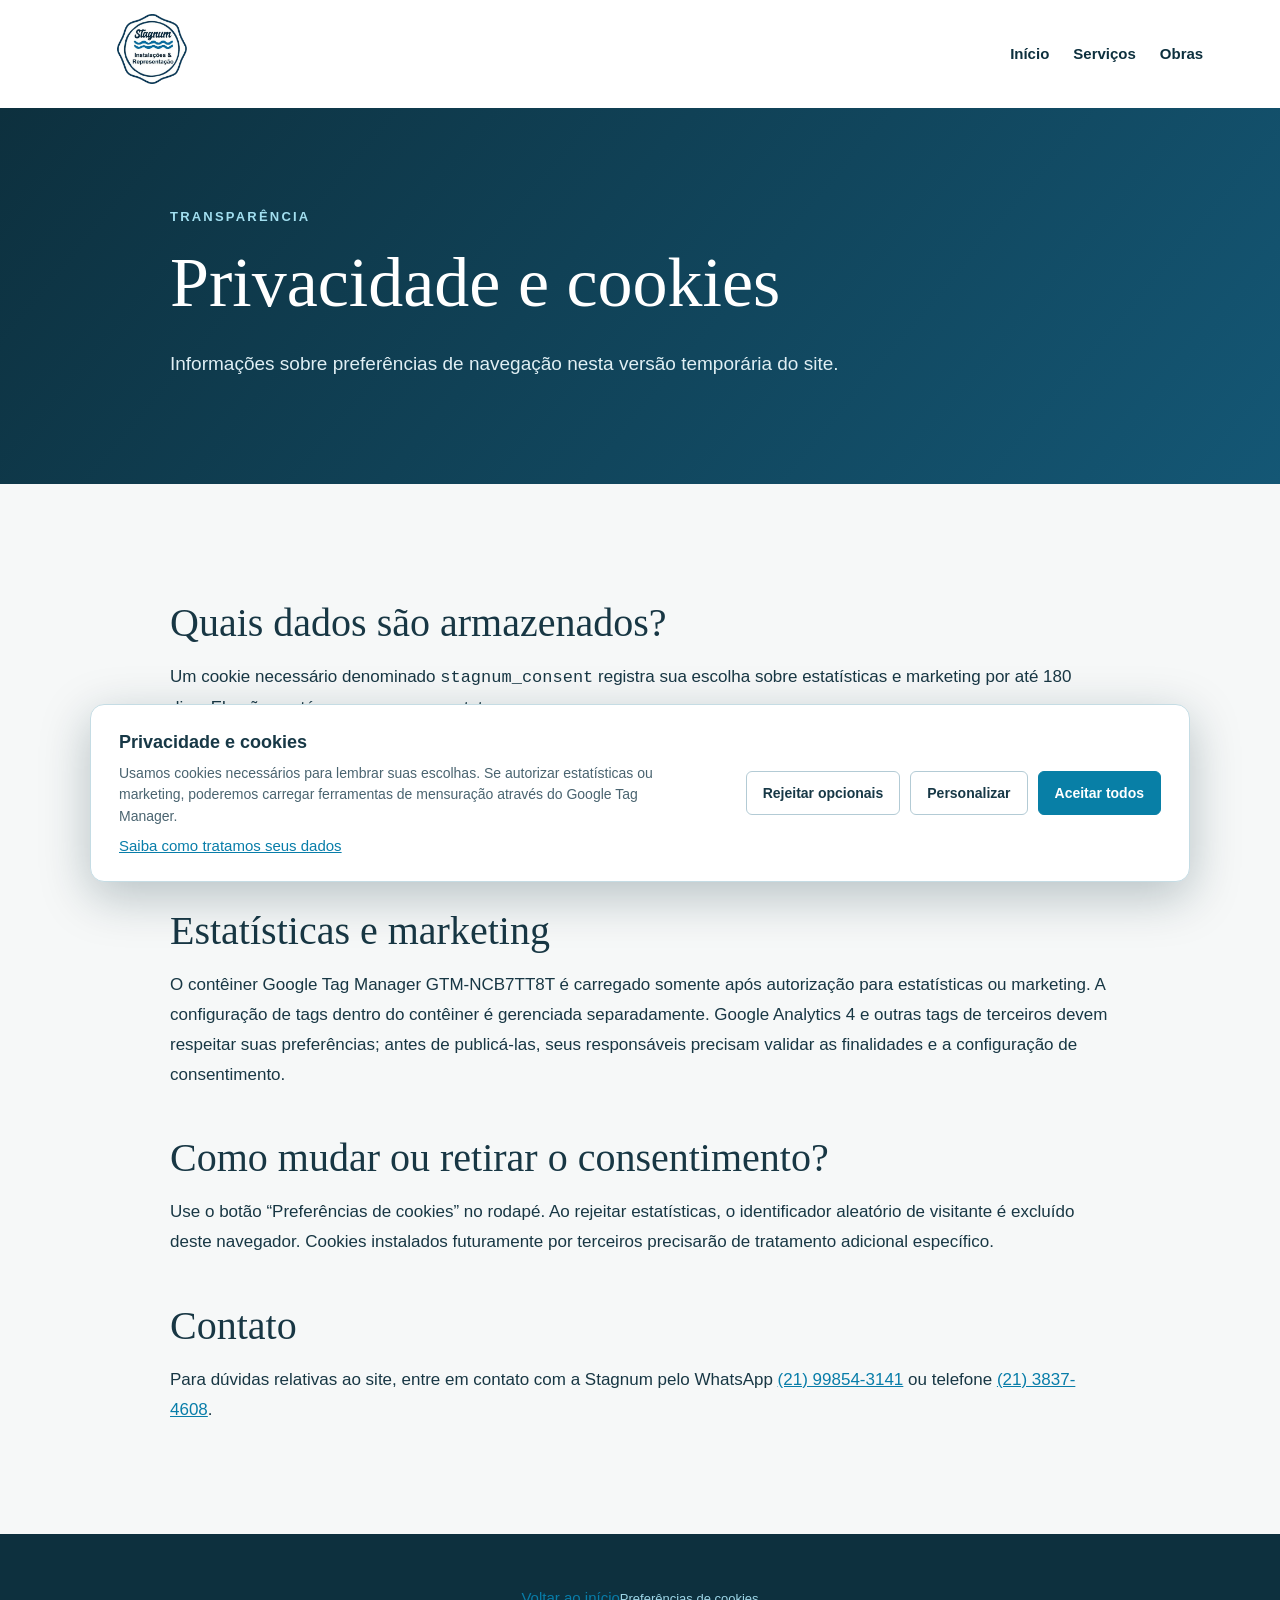
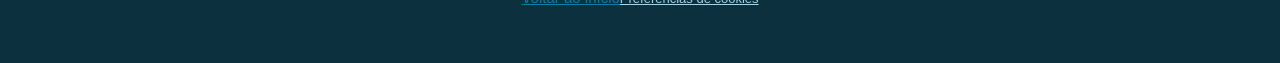
<file: privacidade.html>
<!doctype html><html lang="pt-BR"><head><meta charset="utf-8"><meta name="viewport" content="width=device-width,initial-scale=1"><title>Privacidade e Cookies | Stagnum Instalações</title><meta name="description" content="Entenda como a versão temporária do site da Stagnum utiliza cookies de preferência e prepara futuros recursos de estatísticas e marketing."><meta name="robots" content="noindex,follow"><link rel="stylesheet" href="seo-content.css"><link rel="stylesheet" href="consent.css"><script src="consent.js"></script></head><body><header class="seo-header"><a href="index.html"><img src="stagnum-logo-transparente.webp" alt="Stagnum Instalações" width="150" height="70"></a><nav><a href="index.html">Início</a><a href="servicos.html">Serviços</a><a href="obras.html">Obras</a></nav></header><main><section class="seo-hero"><div class="seo-container"><p class="seo-kicker">Transparência</p><h1>Privacidade e cookies</h1><p>Informações sobre preferências de navegação nesta versão temporária do site.</p></div></section><section class="seo-container seo-section"><h2>Quais dados são armazenados?</h2><p>Um cookie necessário denominado <code>stagnum_consent</code> registra sua escolha sobre estatísticas e marketing por até 180 dias. Ele não contém seu nome ou contato.</p><p>Somente se você autorizar estatísticas, o site cria um identificador aleatório de visitante (<code>stagnum_visitor_id</code>) por até 180 dias. Esse identificador é pseudônimo: ele não identifica diretamente uma pessoa, mas pode ser considerado dado pessoal conforme seu uso. O site não calcula impressão digital do navegador nem coleta características de hardware para reconhecimento.</p><h2>Estatísticas e marketing</h2><p>O contêiner Google Tag Manager GTM-NCB7TT8T é carregado somente após autorização para estatísticas ou marketing. A configuração de tags dentro do contêiner é gerenciada separadamente. Google Analytics 4 e outras tags de terceiros devem respeitar suas preferências; antes de publicá-las, seus responsáveis precisam validar as finalidades e a configuração de consentimento.</p><h2>Como mudar ou retirar o consentimento?</h2><p>Use o botão “Preferências de cookies” no rodapé. Ao rejeitar estatísticas, o identificador aleatório de visitante é excluído deste navegador. Cookies instalados futuramente por terceiros precisarão de tratamento adicional específico.</p><h2>Contato</h2><p>Para dúvidas relativas ao site, entre em contato com a Stagnum pelo WhatsApp <a href="https://wa.me/5521998543141">(21) 99854-3141</a> ou telefone <a href="tel:+552138374608">(21) 3837-4608</a>.</p></section></main><footer class="seo-footer"><a href="index.html">Voltar ao início</a></footer></body></html>
</file>
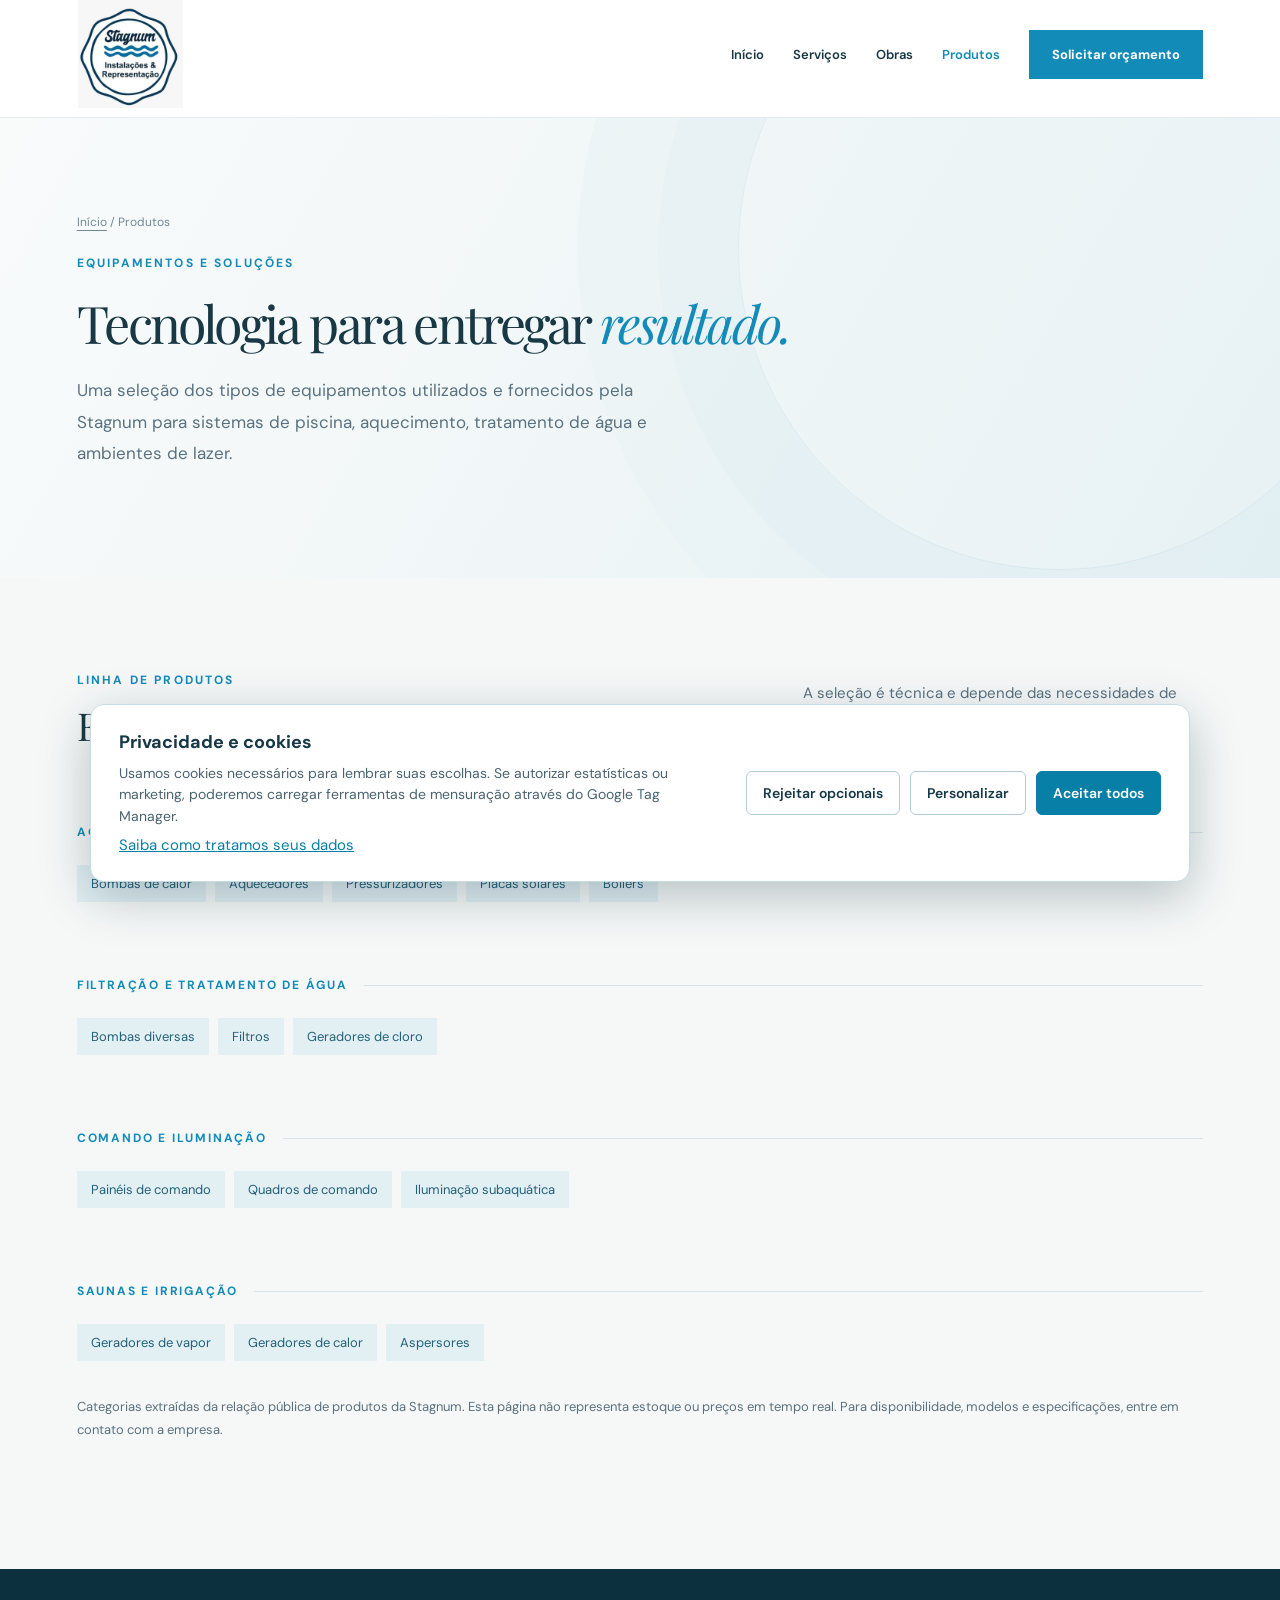
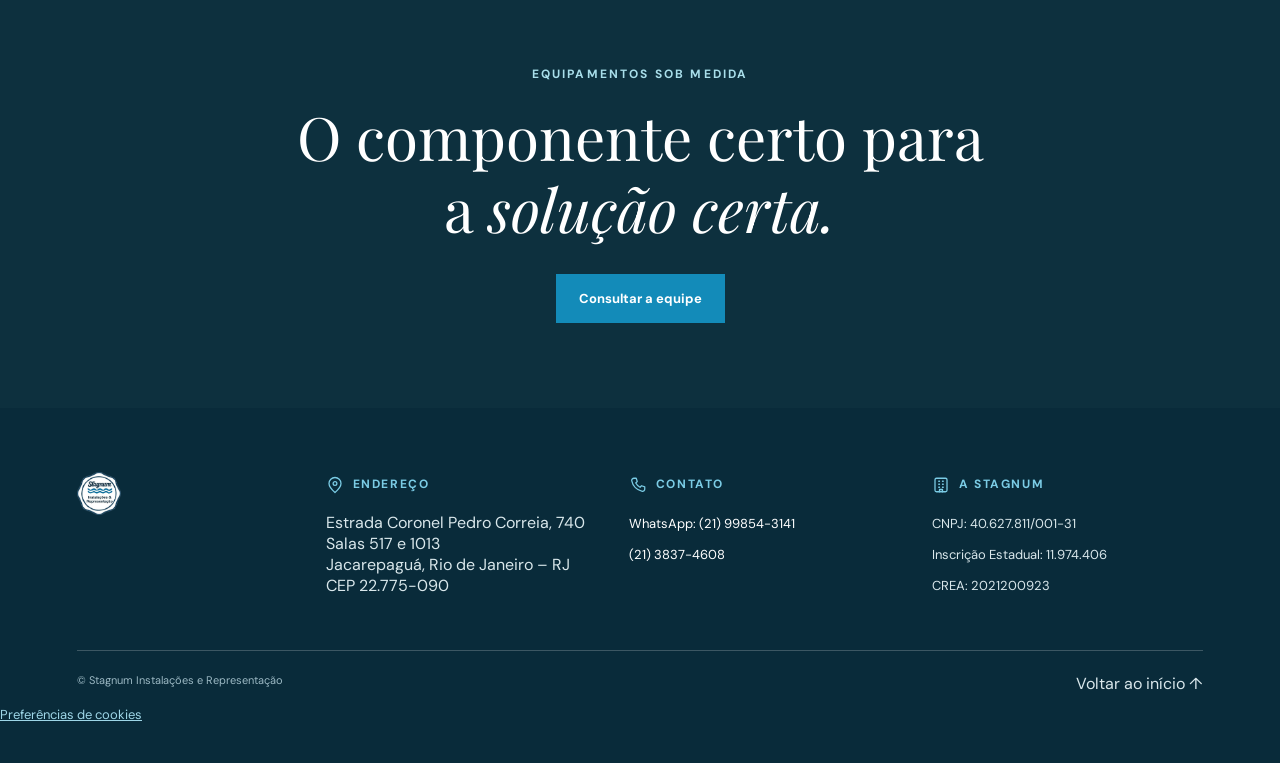
<file: produtos.html>
<!doctype html><html lang="pt-BR"><head><meta charset="utf-8"><meta name="viewport" content="width=device-width,initial-scale=1">
<title>Bombas, Filtros e Equipamentos | Stagnum Instalações</title>
<meta name="description" content="Conheça equipamentos usados e fornecidos pela Stagnum: bombas de calor, filtros, aquecedores, placas solares, painéis de comando e geradores.">
<meta name="robots" content="index,follow,max-image-preview:large,max-snippet:-1"><meta name="theme-color" content="#0d303e">
<link rel="canonical" href="https://rvvaranda.github.io/stagnum-website/produtos.html">
<meta property="og:type" content="website"><meta property="og:locale" content="pt_BR"><meta property="og:site_name" content="Stagnum Instalações"><meta property="og:title" content="Bombas, Filtros e Equipamentos | Stagnum"><meta property="og:description" content="Equipamentos para piscinas, sistemas de água, aquecimento e saunas."><meta property="og:url" content="https://rvvaranda.github.io/stagnum-website/produtos.html"><meta property="og:image" content="https://rvvaranda.github.io/stagnum-website/stagnum-logo-original-branco.webp"><meta name="twitter:card" content="summary_large_image">
<script type="application/ld+json">{"@context":"https://schema.org","@graph":[{"@type":"CollectionPage","@id":"https://rvvaranda.github.io/stagnum-website/produtos.html#pagina","url":"https://rvvaranda.github.io/stagnum-website/produtos.html","name":"Equipamentos para piscinas, saunas e sistemas de água","inLanguage":"pt-BR"},{"@type":"BreadcrumbList","itemListElement":[{"@type":"ListItem","position":1,"name":"Início","item":"https://rvvaranda.github.io/stagnum-website/"},{"@type":"ListItem","position":2,"name":"Produtos","item":"https://rvvaranda.github.io/stagnum-website/produtos.html"}]}]}</script>
<link rel="stylesheet" href="internas.css"><link rel="stylesheet" href="site-institucional.css?v=6">
<script src="consent.js"></script></head><body>
<header class="site-header"><div class="wrap"><a href="index.html"><img src="stagnum-logo-original-branco.webp" alt="Stagnum Instalações e Representação"></a><button class="menu-button" aria-label="Abrir menu" aria-expanded="false" aria-controls="inner-nav">☰</button><nav class="nav" id="inner-nav"><a href="index.html">Início</a><a href="servicos.html">Serviços</a><a href="obras.html">Obras</a><a class="active" href="produtos.html">Produtos</a><a class="button" href="https://wa.me/5521998543141" target="_blank" rel="noopener">Solicitar orçamento</a></nav></div></header>
<main><section class="page-hero"><div class="wrap"><div class="crumb"><a href="index.html">Início</a> / Produtos</div><div class="eyebrow reveal">Equipamentos e soluções</div><h1 class="serif reveal">Tecnologia para entregar <em>resultado.</em></h1><p class="reveal">Uma seleção dos tipos de equipamentos utilizados e fornecidos pela Stagnum para sistemas de piscina, aquecimento, tratamento de água e ambientes de lazer.</p></div></section>
<section class="content"><div class="wrap"><div class="section-head"><div><div class="eyebrow">Linha de produtos</div><h2>Equipamentos que compõem <em>cada solução.</em></h2></div><p>A seleção é técnica e depende das necessidades de cada projeto.</p></div><div class="group-label">Aquecimento e pressurização</div><div class="chips"><span class="chip">Bombas de calor</span><span class="chip">Aquecedores</span><span class="chip">Pressurizadores</span><span class="chip">Placas solares</span><span class="chip">Boilers</span></div><div class="group-label">Filtração e tratamento de água</div><div class="chips"><span class="chip">Bombas diversas</span><span class="chip">Filtros</span><span class="chip">Geradores de cloro</span></div><div class="group-label">Comando e iluminação</div><div class="chips"><span class="chip">Painéis de comando</span><span class="chip">Quadros de comando</span><span class="chip">Iluminação subaquática</span></div><div class="group-label">Saunas e irrigação</div><div class="chips"><span class="chip">Geradores de vapor</span><span class="chip">Geradores de calor</span><span class="chip">Aspersores</span></div><p class="note">Categorias extraídas da relação pública de produtos da Stagnum. Esta página não representa estoque ou preços em tempo real. Para disponibilidade, modelos e especificações, entre em contato com a empresa.</p></div></section></main>
<section class="cta"><p class="eyebrow">Equipamentos sob medida</p><h2>O componente certo para a <em>solução certa.</em></h2><a class="button" href="https://wa.me/5521998543141" target="_blank" rel="noopener">Consultar a equipe</a></section><footer class="site-footer"><div class="wrap"><a href="index.html" aria-label="Stagnum, voltar ao início"><img src="stagnum-logo-transparente.webp" alt="Logo original Stagnum Instalações e Representação" width="112" height="112"></a><div class="footer-column"><h2><svg viewBox="0 0 24 24" aria-hidden="true"><path d="M20 10c0 5-8 12-8 12S4 15 4 10a8 8 0 1 1 16 0Z"/><circle cx="12" cy="10" r="2.5"/></svg>Endereço</h2><p><address style="font-style:normal">Estrada Coronel Pedro Correia, 740<br>Salas 517 e 1013<br>Jacarepaguá, Rio de Janeiro – RJ<br>CEP 22.775-090</address></p></div><div class="footer-column"><h2><svg viewBox="0 0 24 24" aria-hidden="true"><path d="M6.6 3h3l1.4 4.3-2 2a15 15 0 0 0 5.7 5.7l2-2L21 14.4v3a3 3 0 0 1-3.3 3A17.6 17.6 0 0 1 3.6 6.3 3 3 0 0 1 6.6 3Z"/></svg>Contato</h2><p><a href="https://wa.me/5521998543141" target="_blank" rel="noopener">WhatsApp: (21) 99854-3141</a></p><p><a href="tel:+552138374608">(21) 3837-4608</a></p></div><div class="footer-column"><h2><svg viewBox="0 0 24 24" aria-hidden="true"><rect x="4" y="3" width="16" height="18" rx="2"/><path d="M9 7h1m4 0h1M9 11h1m4 0h1M9 15h1m4 0h1M10 21v-3h4v3"/></svg>A Stagnum</h2><p>CNPJ: 40.627.811/001-31</p><p>Inscrição Estadual: 11.974.406</p><p>CREA: 2021200923</p></div><div class="footer-end"><p>© Stagnum Instalações e Representação</p><a href="index.html">Voltar ao início ↑</a></div></div></footer><script src="internas.js" defer></script></body></html>
</file>
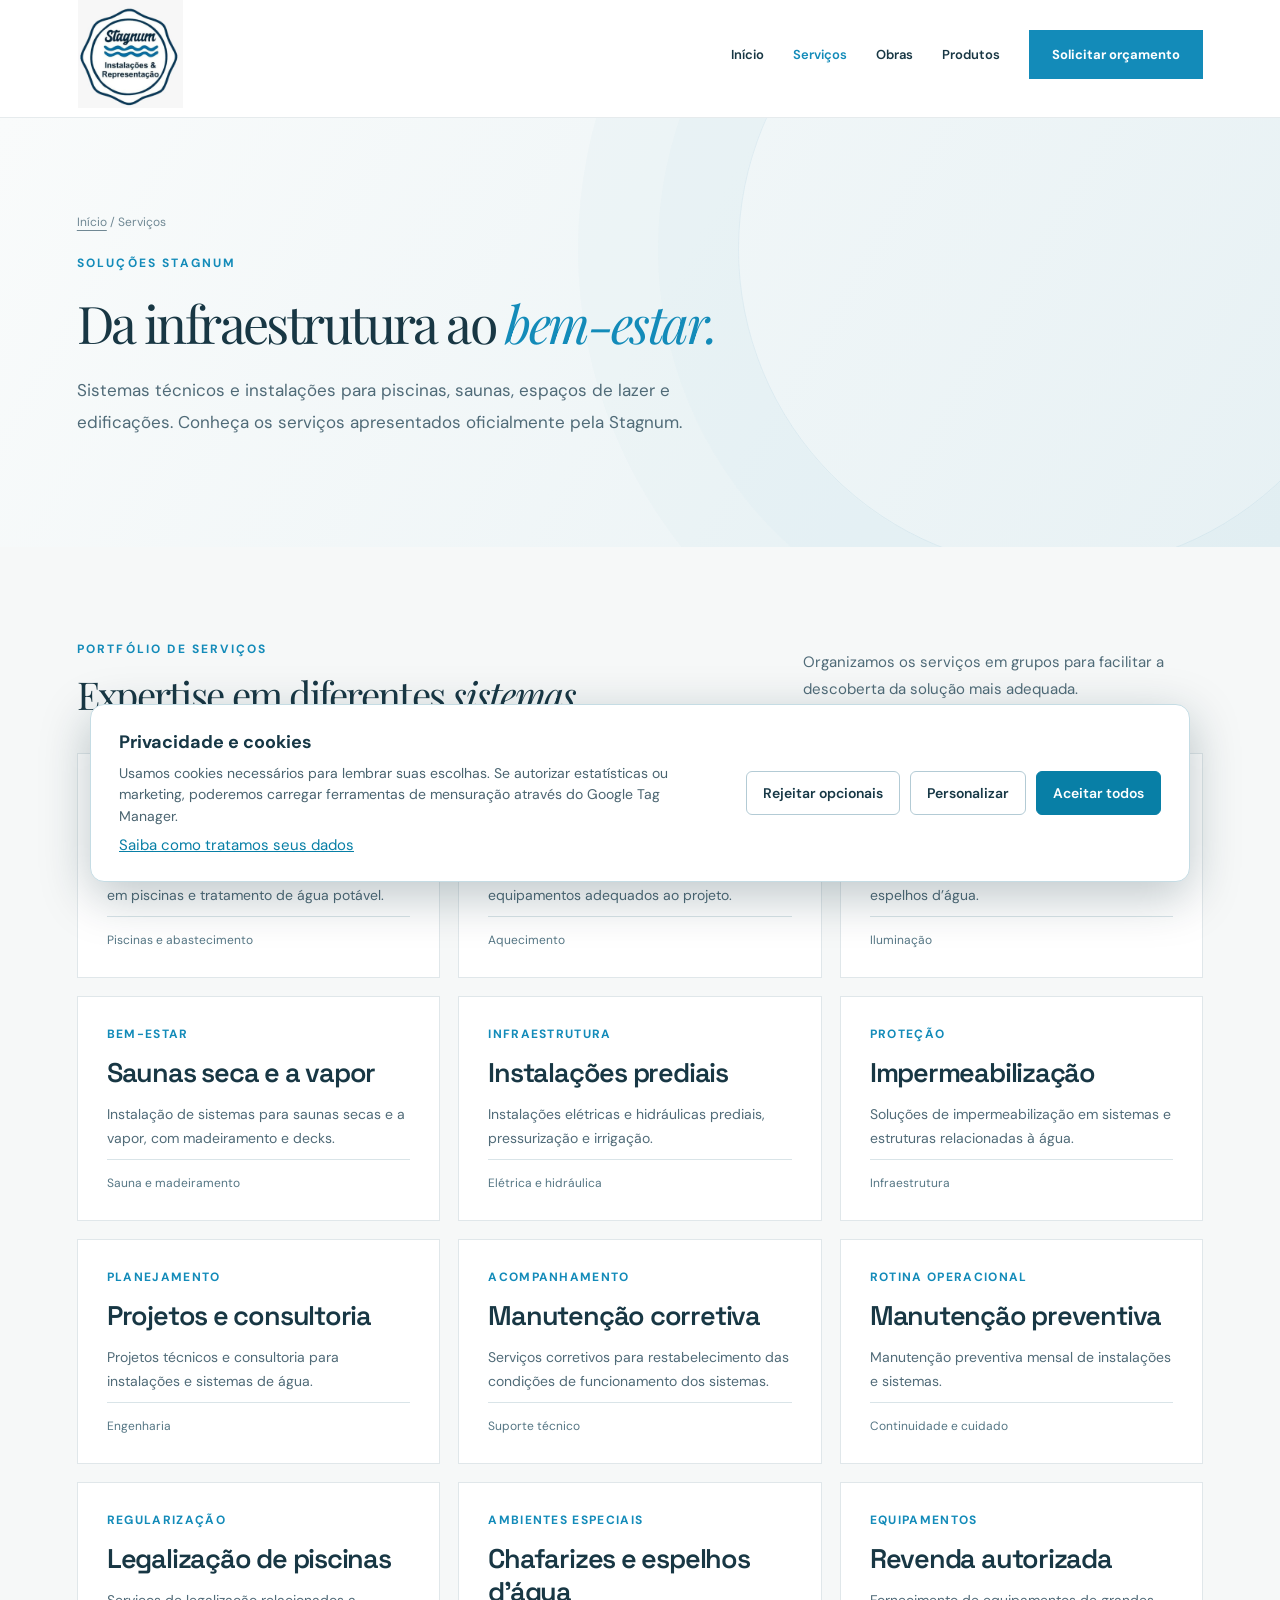
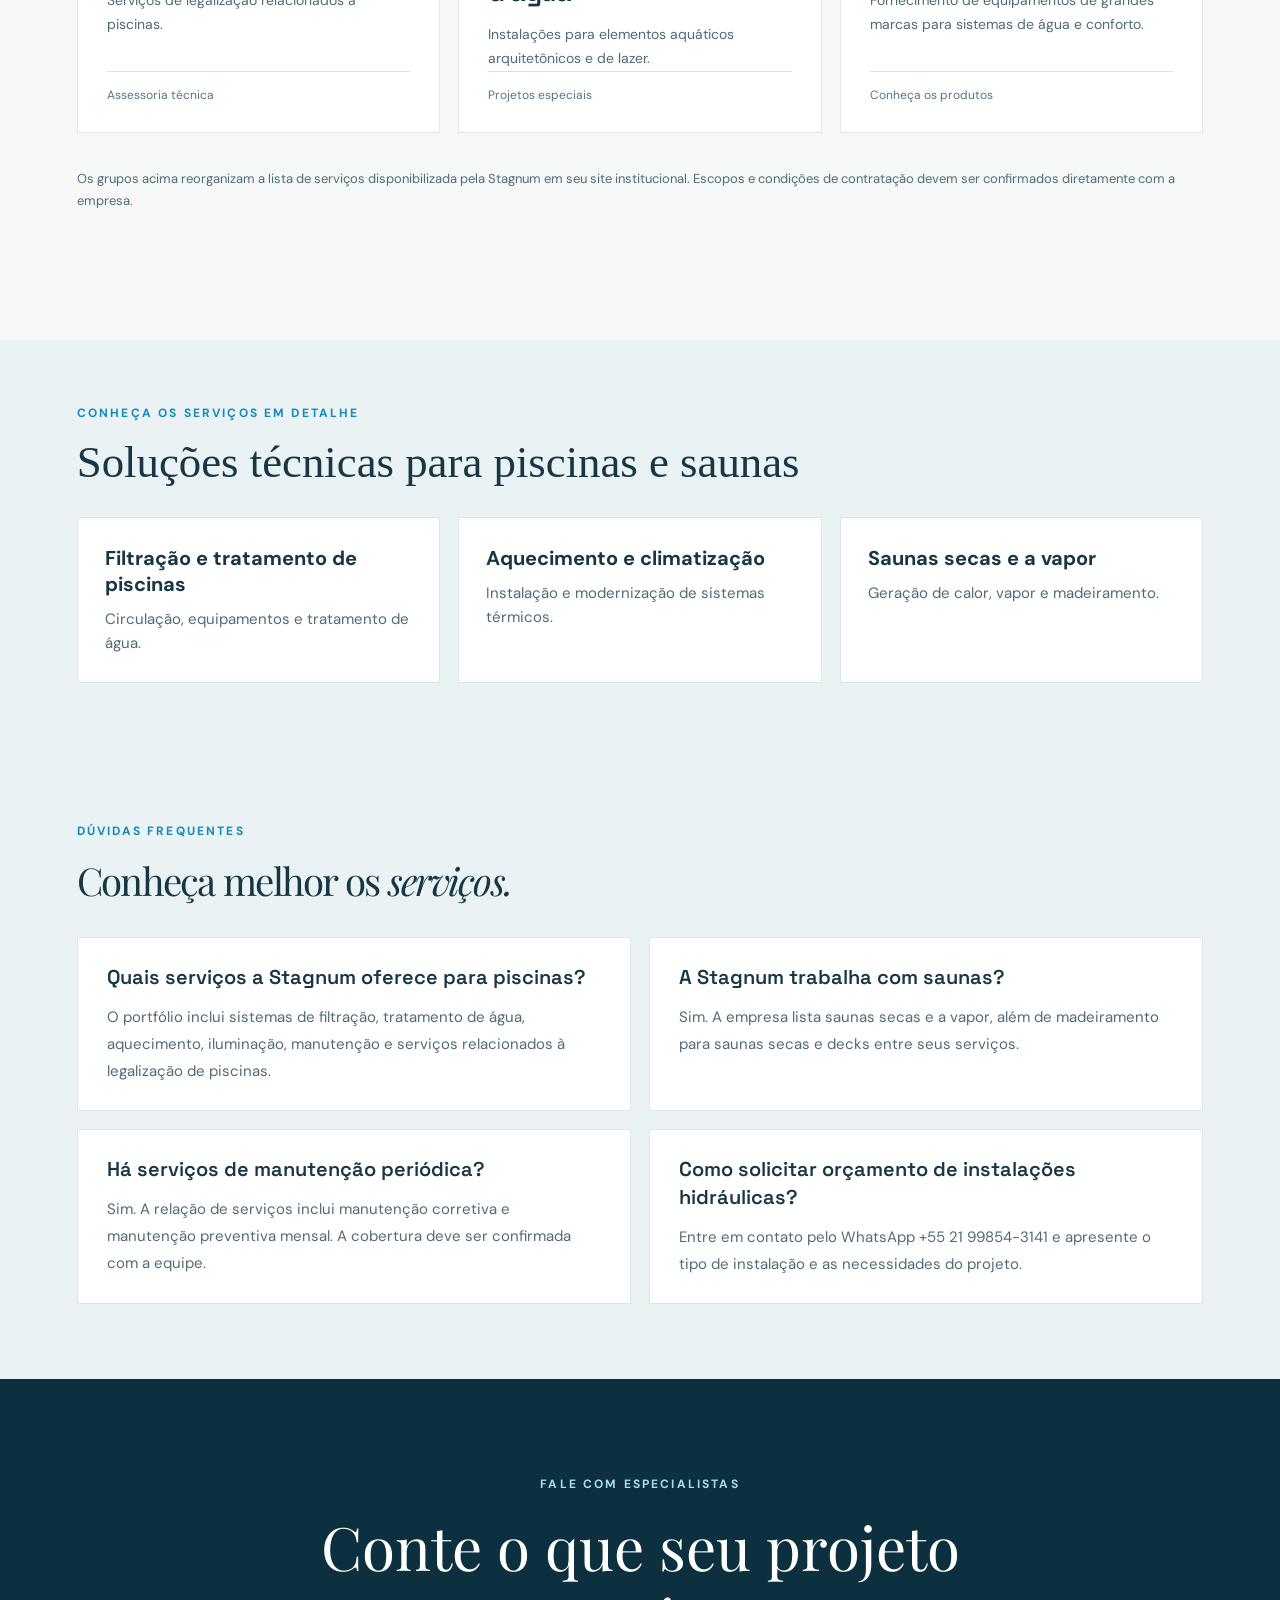
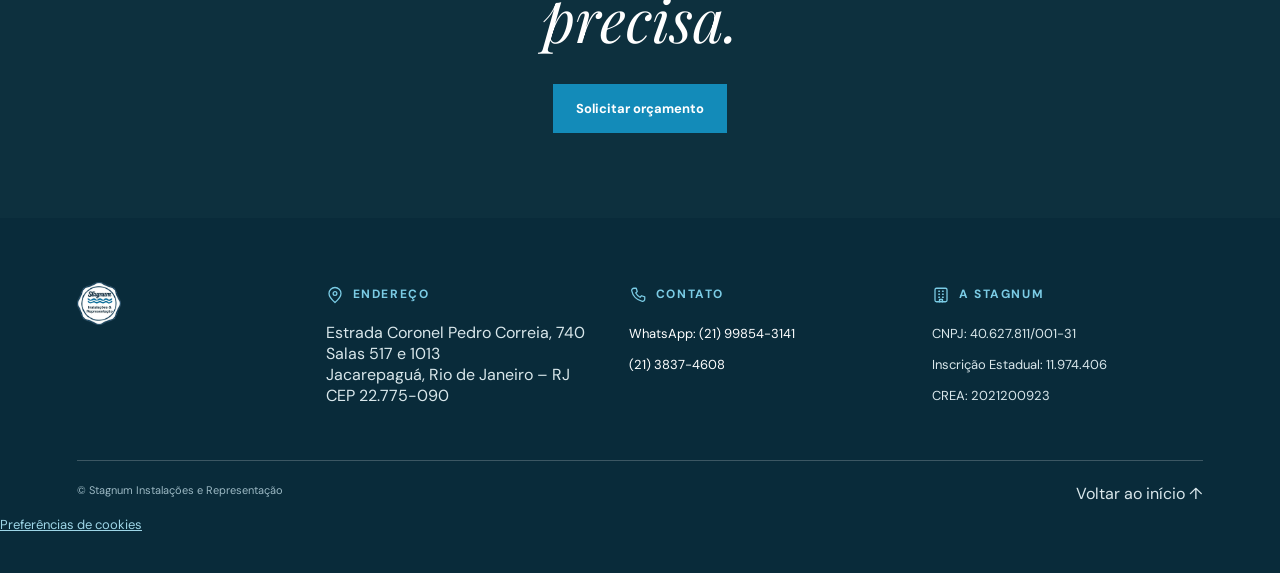
<file: servicos.html>
<!doctype html><html lang="pt-BR"><head><meta charset="utf-8"><meta name="viewport" content="width=device-width,initial-scale=1">
<title>Serviços de Piscinas, Saunas e Hidráulica | Stagnum</title>
<meta name="description" content="Serviços Stagnum: filtração e tratamento de piscinas, aquecimento de água, iluminação, saunas, hidráulica predial, projetos e manutenção preventiva.">
<meta name="robots" content="index,follow,max-image-preview:large,max-snippet:-1"><meta name="theme-color" content="#0d303e">
<link rel="canonical" href="https://rvvaranda.github.io/stagnum-website/servicos.html">
<meta property="og:type" content="website"><meta property="og:locale" content="pt_BR"><meta property="og:site_name" content="Stagnum Instalações"><meta property="og:title" content="Serviços de Piscinas, Saunas e Hidráulica | Stagnum"><meta property="og:description" content="Soluções em filtração, aquecimento, iluminação, saunas, manutenção e sistemas hidráulicos."><meta property="og:url" content="https://rvvaranda.github.io/stagnum-website/servicos.html"><meta property="og:image" content="https://rvvaranda.github.io/stagnum-website/stagnum-logo-original-branco.webp"><meta name="twitter:card" content="summary_large_image">
<script type="application/ld+json">{"@context":"https://schema.org","@graph":[{"@type":"Service","@id":"https://rvvaranda.github.io/stagnum-website/servicos.html#servico","name":"Instalações de piscinas, saunas e sistemas hidráulicos","serviceType":"Filtração de piscinas, aquecimento, iluminação, saunas e instalações hidráulicas","provider":{"@type":"Organization","name":"Stagnum Instalações e Representação","telephone":"+55-21-99854-3141"},"url":"https://rvvaranda.github.io/stagnum-website/servicos.html"},{"@type":"BreadcrumbList","itemListElement":[{"@type":"ListItem","position":1,"name":"Início","item":"https://rvvaranda.github.io/stagnum-website/"},{"@type":"ListItem","position":2,"name":"Serviços","item":"https://rvvaranda.github.io/stagnum-website/servicos.html"}]}]}</script>
<link rel="stylesheet" href="internas.css"><link rel="stylesheet" href="seo-content.css"><link rel="stylesheet" href="site-institucional.css?v=6">
<script src="consent.js"></script></head><body>
<header class="site-header"><div class="wrap"><a href="index.html"><img src="stagnum-logo-original-branco.webp" alt="Stagnum Instalações e Representação"></a><button class="menu-button" aria-label="Abrir menu" aria-expanded="false" aria-controls="inner-nav">☰</button><nav class="nav" id="inner-nav"><a href="index.html">Início</a><a class="active" href="servicos.html">Serviços</a><a href="obras.html">Obras</a><a href="produtos.html">Produtos</a><a class="button" href="https://wa.me/5521998543141" target="_blank" rel="noopener">Solicitar orçamento</a></nav></div></header>
<main><section class="page-hero"><div class="wrap"><div class="crumb"><a href="index.html">Início</a> / Serviços</div><div class="eyebrow reveal">Soluções Stagnum</div><h1 class="serif reveal">Da infraestrutura ao <em>bem-estar.</em></h1><p class="reveal">Sistemas técnicos e instalações para piscinas, saunas, espaços de lazer e edificações. Conheça os serviços apresentados oficialmente pela Stagnum.</p></div></section>
<section class="content"><div class="wrap"><div class="section-head"><div><div class="eyebrow">Portfólio de serviços</div><h2>Expertise em diferentes <em>sistemas.</em></h2></div><p>Organizamos os serviços em grupos para facilitar a descoberta da solução mais adequada.</p></div><div class="list">
<article class="item reveal"><small>Sistemas aquáticos</small><h3>Filtração e tratamento</h3><p>Sistemas de filtração e tratamento de água em piscinas e tratamento de água potável.</p><span class="tag">Piscinas e abastecimento</span></article>
<article class="item reveal"><small>Conforto térmico</small><h3>Aquecimento de água</h3><p>Aquecimento de piscinas e de água, com equipamentos adequados ao projeto.</p><span class="tag">Aquecimento</span></article>
<article class="item reveal"><small>Ambientes de lazer</small><h3>Iluminação aquática</h3><p>Iluminação para piscinas, chafarizes e espelhos d’água.</p><span class="tag">Iluminação</span></article>
<article class="item reveal"><small>Bem-estar</small><h3>Saunas seca e a vapor</h3><p>Instalação de sistemas para saunas secas e a vapor, com madeiramento e decks.</p><span class="tag">Sauna e madeiramento</span></article>
<article class="item reveal"><small>Infraestrutura</small><h3>Instalações prediais</h3><p>Instalações elétricas e hidráulicas prediais, pressurização e irrigação.</p><span class="tag">Elétrica e hidráulica</span></article>
<article class="item reveal"><small>Proteção</small><h3>Impermeabilização</h3><p>Soluções de impermeabilização em sistemas e estruturas relacionadas à água.</p><span class="tag">Infraestrutura</span></article>
<article class="item reveal"><small>Planejamento</small><h3>Projetos e consultoria</h3><p>Projetos técnicos e consultoria para instalações e sistemas de água.</p><span class="tag">Engenharia</span></article>
<article class="item reveal"><small>Acompanhamento</small><h3>Manutenção corretiva</h3><p>Serviços corretivos para restabelecimento das condições de funcionamento dos sistemas.</p><span class="tag">Suporte técnico</span></article>
<article class="item reveal"><small>Rotina operacional</small><h3>Manutenção preventiva</h3><p>Manutenção preventiva mensal de instalações e sistemas.</p><span class="tag">Continuidade e cuidado</span></article>
<article class="item reveal"><small>Regularização</small><h3>Legalização de piscinas</h3><p>Serviços de legalização relacionados a piscinas.</p><span class="tag">Assessoria técnica</span></article>
<article class="item reveal"><small>Ambientes especiais</small><h3>Chafarizes e espelhos d’água</h3><p>Instalações para elementos aquáticos arquitetônicos e de lazer.</p><span class="tag">Projetos especiais</span></article>
<article class="item reveal"><small>Equipamentos</small><h3>Revenda autorizada</h3><p>Fornecimento de equipamentos de grandes marcas para sistemas de água e conforto.</p><span class="tag"><a href="produtos.html">Conheça os produtos</a></span></article>
</div><p class="note">Os grupos acima reorganizam a lista de serviços disponibilizada pela Stagnum em seu site institucional. Escopos e condições de contratação devem ser confirmados diretamente com a empresa.</p></div></section>
<section class="seo-service-links" aria-labelledby="servicos-especializados"><div class="wrap"><div class="eyebrow">Conheça os serviços em detalhe</div><h2 id="servicos-especializados">Soluções técnicas para piscinas e saunas</h2><div class="seo-service-grid"><a href="filtracao-piscinas.html"><strong>Filtração e tratamento de piscinas</strong><span>Circulação, equipamentos e tratamento de água.</span></a><a href="aquecimento-piscinas.html"><strong>Aquecimento e climatização</strong><span>Instalação e modernização de sistemas térmicos.</span></a><a href="instalacao-saunas.html"><strong>Saunas secas e a vapor</strong><span>Geração de calor, vapor e madeiramento.</span></a></div></div></section></main>
<section class="faq" aria-labelledby="duvidas-title"><div class="wrap"><div class="eyebrow">Dúvidas frequentes</div><h2 id="duvidas-title">Conheça melhor os <em>serviços.</em></h2><div class="faq-grid">
<article class="faq-item"><h3>Quais serviços a Stagnum oferece para piscinas?</h3><p>O portfólio inclui sistemas de filtração, tratamento de água, aquecimento, iluminação, manutenção e serviços relacionados à legalização de piscinas.</p></article>
<article class="faq-item"><h3>A Stagnum trabalha com saunas?</h3><p>Sim. A empresa lista saunas secas e a vapor, além de madeiramento para saunas secas e decks entre seus serviços.</p></article>
<article class="faq-item"><h3>Há serviços de manutenção periódica?</h3><p>Sim. A relação de serviços inclui manutenção corretiva e manutenção preventiva mensal. A cobertura deve ser confirmada com a equipe.</p></article>
<article class="faq-item"><h3>Como solicitar orçamento de instalações hidráulicas?</h3><p>Entre em contato pelo WhatsApp +55 21 99854-3141 e apresente o tipo de instalação e as necessidades do projeto.</p></article>
</div></div></section>
<section class="cta"><p class="eyebrow">Fale com especialistas</p><h2>Conte o que seu projeto <em>precisa.</em></h2><a class="button" href="https://wa.me/5521998543141" target="_blank" rel="noopener">Solicitar orçamento</a></section><footer class="site-footer"><div class="wrap"><a href="index.html" aria-label="Stagnum, voltar ao início"><img src="stagnum-logo-transparente.webp" alt="Logo original Stagnum Instalações e Representação" width="112" height="112"></a><div class="footer-column"><h2><svg viewBox="0 0 24 24" aria-hidden="true"><path d="M20 10c0 5-8 12-8 12S4 15 4 10a8 8 0 1 1 16 0Z"/><circle cx="12" cy="10" r="2.5"/></svg>Endereço</h2><p><address style="font-style:normal">Estrada Coronel Pedro Correia, 740<br>Salas 517 e 1013<br>Jacarepaguá, Rio de Janeiro – RJ<br>CEP 22.775-090</address></p></div><div class="footer-column"><h2><svg viewBox="0 0 24 24" aria-hidden="true"><path d="M6.6 3h3l1.4 4.3-2 2a15 15 0 0 0 5.7 5.7l2-2L21 14.4v3a3 3 0 0 1-3.3 3A17.6 17.6 0 0 1 3.6 6.3 3 3 0 0 1 6.6 3Z"/></svg>Contato</h2><p><a href="https://wa.me/5521998543141" target="_blank" rel="noopener">WhatsApp: (21) 99854-3141</a></p><p><a href="tel:+552138374608">(21) 3837-4608</a></p></div><div class="footer-column"><h2><svg viewBox="0 0 24 24" aria-hidden="true"><rect x="4" y="3" width="16" height="18" rx="2"/><path d="M9 7h1m4 0h1M9 11h1m4 0h1M9 15h1m4 0h1M10 21v-3h4v3"/></svg>A Stagnum</h2><p>CNPJ: 40.627.811/001-31</p><p>Inscrição Estadual: 11.974.406</p><p>CREA: 2021200923</p></div><div class="footer-end"><p>© Stagnum Instalações e Representação</p><a href="index.html">Voltar ao início ↑</a></div></div></footer><script src="internas.js" defer></script></body></html>
</file>
<file: site-institucional.css>
/* Identidade original e rodapé institucional compartilhado */
.header,.site-header{min-height:118px}
.brand-logo,.site-header .wrap>a>img{width:108px!important;height:108px!important;max-height:none!important;object-fit:contain;filter:none!important}
.footer .brand-logo,.site-footer .wrap>a>img{display:block;width:44px!important;height:auto!important;max-width:44px!important;max-height:none!important;aspect-ratio:auto;object-fit:contain!important;object-position:center;filter:none!important;opacity:1;background:transparent;border:0;border-radius:0}.footer .wrap>a,.site-footer .wrap>a{display:inline-flex;align-items:flex-start;width:max-content;overflow:visible}
.footer,.site-footer{background:#092b3a;color:#d9e7eb;padding:64px 0 28px}
.footer .wrap,.site-footer .wrap{display:grid;grid-template-columns:minmax(150px,.8fr) repeat(3,minmax(170px,1fr));gap:32px;align-items:start}
.footer .footer-column,.site-footer .footer-column{min-width:0}
.footer .footer-column h2,.site-footer .footer-column h2{font:700 12px/1.4 'DM Sans',sans-serif;letter-spacing:.13em;text-transform:uppercase;color:#7bcce5;margin:4px 0 18px}
.footer .footer-column p,.site-footer .footer-column p{font:400 13px/1.8 'DM Sans',sans-serif;color:#d9e7eb;margin:0 0 8px}
.footer .footer-column a,.site-footer .footer-column a{color:#fff;text-decoration:none}
.footer .footer-column a:hover,.site-footer .footer-column a:hover{text-decoration:underline;text-underline-offset:3px}
.footer .footer-end,.site-footer .footer-end{grid-column:1/-1;display:flex;gap:20px;justify-content:space-between;border-top:1px solid #ffffff35;padding-top:22px;margin-top:12px}
.footer .footer-end p,.site-footer .footer-end p{font-size:11px;color:#9cb9c4;margin:0}
@media(max-width:920px){.footer .wrap,.site-footer .wrap{grid-template-columns:repeat(2,minmax(0,1fr))}}
@media(max-width:650px){.header,.site-header{min-height:108px}.brand-logo,.site-header .wrap>a>img{width:94px!important;height:94px!important}.footer,.site-footer{padding:40px 0 24px}.footer .wrap,.site-footer .wrap{grid-template-columns:1fr 1fr;gap:22px 18px}.footer .footer-column:first-of-type,.site-footer .footer-column:first-of-type{grid-column:span 2}.footer .footer-end,.site-footer .footer-end{display:block}.footer .footer-end a,.site-footer .footer-end a{display:inline-block;margin-top:12px}}

/* Fotografia da seção Sobre: tratamento azul discreto, sem cobrir a cascata */
.image-composition img{filter:saturate(.93) contrast(1.08) brightness(.96);transition:filter .6s ease}
.image-composition::before{content:"";position:absolute;z-index:1;inset:0 0 45px 40px;background:linear-gradient(155deg,rgba(10,60,78,.10),rgba(16,133,170,.17) 70%,rgba(5,45,68,.10));pointer-events:none}
.image-composition .image-note{z-index:2}
@media(hover:hover){.image-composition:hover img{filter:saturate(1.06) contrast(1.05) brightness(1.04)}}
@media(max-width:650px){.image-composition::before{left:22px}}
@media(prefers-reduced-motion:reduce){.image-composition img{transition:none}}

/* Ícones dos títulos do rodapé */
.footer .footer-column h2,.site-footer .footer-column h2{display:flex;align-items:center;gap:9px}
.footer .footer-column h2 svg,.site-footer .footer-column h2 svg{width:18px;height:18px;flex:none;stroke:currentColor;stroke-width:1.7;stroke-linecap:round;stroke-linejoin:round;fill:none}
</file>
<file: internas.css>
@import url('https://fonts.googleapis.com/css2?family=DM+Sans:wght@400;500;600;700&family=Space+Grotesk:wght@400;500;600;700&family=Playfair+Display:ital,wght@0,400;1,400&display=swap');
:root{--navy:#0d303e;--blue:#138bb9;--sky:#a8deea;--paper:#f6f8f8;--ink:#193845;--muted:#5a7280;--line:#d9e4e8}*{box-sizing:border-box}html{scroll-behavior:smooth}body{margin:0;background:var(--paper);color:var(--ink);font-family:'DM Sans',sans-serif}a{text-decoration:none;color:inherit}.wrap{width:min(1240px,88%);margin:auto}.site-header{background:white;border-bottom:1px solid #e6ebed;position:sticky;top:0;z-index:20}.site-header .wrap{min-height:88px;display:flex;align-items:center;justify-content:space-between;gap:24px}.site-header img{display:block;width:240px;max-width:100%;height:auto}.nav{display:flex;gap:29px;align-items:center;font-size:13px;font-weight:600}.nav a:not(.button):hover,.nav .active{color:var(--blue)}.button{display:inline-flex;align-items:center;justify-content:center;background:var(--blue);color:#fff;padding:16px 23px;font-size:13px;font-weight:700;transition:background .25s,transform .25s}.button:hover{background:#076c97;transform:translateY(-2px)}.menu-button{display:none;background:transparent;border:0;font-size:25px;color:var(--ink);cursor:pointer}.eyebrow{font-size:12px;letter-spacing:.18em;text-transform:uppercase;font-weight:700;color:var(--blue)}.serif{font:400 clamp(46px,5.4vw,82px)/1.16 'Playfair Display',Georgia,serif;letter-spacing:-.05em}.serif em{color:var(--blue)}.page-hero{padding:96px 0 92px;background:linear-gradient(120deg,#f9fbfb,#e7f1f4);position:relative;overflow:hidden}.page-hero:before{content:'';position:absolute;right:-100px;top:-190px;border-radius:50%;width:640px;height:640px;border:1px solid #9ac7d735;box-shadow:0 0 0 80px #c2dce41a,0 0 0 160px #d2e7ed28;pointer-events:none}.page-hero .wrap{position:relative}.page-hero h1{max-width:850px;margin:22px 0}.page-hero p{max-width:630px;font-size:17px;line-height:1.85;color:var(--muted)}.crumb{font-size:12px;color:#708894;margin-bottom:25px}.crumb a{text-decoration:underline;text-underline-offset:4px}.content{padding:87px 0 115px}.section-head{display:flex;justify-content:space-between;align-items:end;gap:28px;margin-bottom:35px}.section-head h2{font:400 clamp(32px,4vw,56px)/1.25 'Playfair Display',serif;margin:13px 0 0;letter-spacing:-.045em}.section-head p{color:var(--muted);line-height:1.8;max-width:400px;font-size:15px}.tabs{display:flex;gap:8px;margin:0 0 31px;flex-wrap:wrap}.tab{border:1px solid #cbdce2;background:#fff;color:var(--ink);font:600 14px 'DM Sans',sans-serif;padding:12px 20px;cursor:pointer;transition:all .2s}.tab[aria-pressed=true],.tab:hover{background:var(--navy);color:#fff;border-color:var(--navy)}.list{display:grid;grid-template-columns:repeat(3,minmax(0,1fr));gap:18px}.item{border:1px solid #e0e7ea;background:white;min-height:225px;padding:29px;display:flex;flex-direction:column;transition:transform .3s,box-shadow .3s}.item:hover{transform:translateY(-5px);box-shadow:0 16px 38px #113b4a12}.item h3{font:600 clamp(21px,2.3vw,27px)/1.24 'Space Grotesk',sans-serif;letter-spacing:-.045em;margin:14px 0}.item p{line-height:1.7;color:var(--muted);font-size:14px;margin:0}.item small{font-size:12px;color:var(--blue);letter-spacing:.11em;font-weight:700;text-transform:uppercase}.item .tag{font-size:12px;border-top:1px solid var(--line);padding-top:15px;margin-top:auto;color:#557684}.item[data-hidden]{display:none}.group-label{display:flex;align-items:center;gap:16px;margin:75px 0 25px;font-size:12px;letter-spacing:.15em;color:var(--blue);font-weight:700;text-transform:uppercase}.group-label:after{content:'';height:1px;background:var(--line);flex:1}.chips{display:flex;gap:9px;flex-wrap:wrap}.chip{font-size:13px;background:#e2eff3;padding:10px 14px;color:#25627a}.note{font-size:13px;color:var(--muted);line-height:1.7;margin-top:35px}.cta{background:var(--navy);color:white;text-align:center;padding:85px 20px}.cta h2{font:400 clamp(35px,5vw,60px)/1.2 'Playfair Display',serif;margin:18px auto 30px;max-width:700px}.cta .eyebrow{color:var(--sky)}.site-footer{background:#092532;color:#c4d7df;padding:40px 0}.site-footer .wrap{display:flex;align-items:center;justify-content:space-between;gap:25px}.site-footer img{width:215px;filter:brightness(0) invert(1)}.site-footer p{font-size:12px}.reveal{opacity:0;transform:translateY(25px);transition:opacity .7s,transform .7s}.reveal.visible{opacity:1;transform:none}.search{width:min(100%,380px);padding:15px 17px;border:1px solid #cbdce2;background:white;border-radius:0;font:15px 'DM Sans',sans-serif;color:var(--ink)}.search:focus{outline:2px solid var(--blue);outline-offset:2px}.empty{display:none;padding:25px;color:var(--muted)}.empty.show{display:block}@media(max-width:920px){.nav{gap:16px}.list{grid-template-columns:repeat(2,1fr)}.site-header img{width:195px}}@media(max-width:680px){.site-header .wrap{min-height:72px}.site-header img{width:195px}.menu-button{display:block}.nav{display:none;position:absolute;top:72px;left:0;right:0;background:white;flex-direction:column;align-items:stretch;padding:22px 6%;box-shadow:0 15px 23px #0d303e1c}.nav.open{display:flex}.page-hero{padding:65px 0}.page-hero p{font-size:15px}.content{padding:60px 0 80px}.section-head{display:block}.list{grid-template-columns:1fr}.item{min-height:185px}.search{width:100%;margin-bottom:18px}.site-footer .wrap{align-items:start;flex-direction:column}}@media(prefers-reduced-motion:reduce){html{scroll-behavior:auto}.reveal{opacity:1;transform:none}*,*:before,*:after{transition:none!important}}

/* Titulos mais comedidos em desktop; estilos mobile preservados */
@media(min-width:768px){.serif{font-size:clamp(44px,4.05vw,62px)}.section-head h2{font-size:clamp(34px,3vw,46px)}}
</file>
<file: seo-content.css>
.faq{background:#eaf2f4;padding:75px 0}.faq h2{font:400 clamp(34px,4vw,56px)/1.23 'Playfair Display',serif;letter-spacing:-.045em;margin:18px 0 32px}.faq-grid{display:grid;grid-template-columns:1fr 1fr;gap:18px}.faq-item{background:#fff;padding:25px 29px;border:1px solid #d9e5e9}.faq-item h3{font:600 20px/1.4 'Space Grotesk',sans-serif;margin:0 0 13px}.faq-item p{font:400 15px/1.8 'DM Sans',sans-serif;color:var(--muted);margin:0}@media(max-width:680px){.faq{padding:58px 0}.faq-grid{grid-template-columns:1fr}.faq-item{padding:22px}}
@media(min-width:768px){.faq h2{font-size:clamp(34px,3vw,46px)}}
/* Páginas de serviço: extensão editorial do estilo institucional. */
.seo-service-links{padding:65px 0;background:#eaf2f4}.seo-service-links h2{font:400 clamp(30px,3.5vw,46px)/1.2 Georgia,serif;color:#183744;margin:15px 0 28px}.seo-service-grid{display:grid;grid-template-columns:repeat(3,1fr);gap:18px}.seo-service-grid a{display:flex;flex-direction:column;gap:10px;background:white;padding:27px;color:#183744;text-decoration:none;border:1px solid #d9e5e9}.seo-service-grid a:hover{border-color:#138bb9}.seo-service-grid strong{font-size:20px;line-height:1.3}.seo-service-grid span{font-size:15px;line-height:1.6;color:#506b78}@media(max-width:750px){.seo-service-grid{grid-template-columns:1fr}}
:root{--navy:#0d303e;--blue:#138bb9;--ink:#183744;--muted:#506b78}*{box-sizing:border-box}body:has(.seo-header){margin:0;background:#f6f8f8;color:var(--ink);font:17px/1.75 'DM Sans',Arial,sans-serif}body:has(.seo-header) a{color:#087da9}.seo-container{width:min(940px,88%);margin:auto}.seo-header{display:flex;align-items:center;justify-content:space-between;gap:20px;padding:14px max(6%,calc((100% - 1200px)/2));background:white}.seo-header img{width:150px;height:70px;object-fit:contain}.seo-header nav{display:flex;gap:24px;flex-wrap:wrap}.seo-header nav a{font-size:15px;color:var(--navy);text-decoration:none;font-weight:600}.seo-hero{padding:85px 0;background:linear-gradient(130deg,#0d303e,#145775);color:white}.seo-kicker{text-transform:uppercase;font-size:13px;letter-spacing:.17em;color:#a2dff0;font-weight:700}.seo-hero h1{font:400 clamp(40px,6vw,70px)/1.13 Georgia,serif;max-width:850px;margin:14px 0 25px}.seo-hero p:not(.seo-kicker){max-width:760px;font-size:19px;color:#e0eff4}.seo-button{display:inline-block;margin-top:20px;background:#138bb9;color:white;padding:14px 24px;text-decoration:none;font-weight:700}.seo-section{padding:70px 0 90px}.seo-section h2{font:400 clamp(28px,4vw,40px)/1.2 Georgia,serif;margin:45px 0 15px}.seo-section h3{font-size:21px;line-height:1.35;margin:28px 0 8px}.seo-section p{margin:0 0 20px}.seo-section img{width:100%;height:auto;max-height:550px;object-fit:cover;border-radius:4px;margin:32px 0}.seo-footer{background:#0d303e;color:#d2e3e9;text-align:center;padding:42px 20px;font-size:15px}.seo-footer p{margin:8px 0}.seo-footer a{color:#9ed6e7}@media(max-width:650px){.seo-header{display:block;padding:14px 6%}.seo-header nav{gap:16px;margin-top:10px}.seo-hero{padding:58px 0}.seo-section{padding:38px 0 60px}}
</file>
<file: portfolio-fotos.css>
.photo-portfolio{background:#edf4f6;padding:96px 0 112px}.photo-gallery{display:grid;grid-template-columns:repeat(3,minmax(0,1fr));gap:26px 19px}.photo-project{min-width:0;background:#fff;transition:transform .3s,box-shadow .3s}.photo-project:hover{transform:translateY(-5px);box-shadow:0 18px 36px #10394916}.photo-project-media{display:flex;overflow-x:auto;scroll-snap-type:x mandatory;scrollbar-width:thin;aspect-ratio:1.45;background:#d1e4e9}.photo-project-media img{width:100%;height:100%;object-fit:cover;flex:0 0 100%;scroll-snap-align:start}.photo-project-info{padding:20px 23px 23px}.photo-project-info>span{font-size:11px;letter-spacing:.12em;color:#2785a7;text-transform:uppercase;font-weight:700}.photo-project-info h3{font:600 clamp(19px,1.8vw,24px)/1.2 'Space Grotesk',sans-serif;letter-spacing:-.035em;margin:12px 0}.photo-project-info small{font-size:12px;color:#71848c}.photo-portfolio .note{margin-top:24px}@media(max-width:940px){.photo-gallery{grid-template-columns:repeat(2,minmax(0,1fr))}}@media(max-width:650px){.photo-portfolio{padding:65px 0 78px}.photo-gallery{grid-template-columns:1fr}.photo-project-media{aspect-ratio:1.6}}@media(prefers-reduced-motion:reduce){.photo-project{transition:none}}

.photo-dots{display:flex;justify-content:center;align-items:center;gap:9px;padding:12px 10px 0;background:white}.photo-dot{width:10px;height:10px;border:0;border-radius:50%;background:#a6c0ca;cursor:pointer;padding:0;transition:background .2s,transform .2s}.photo-dot.active{background:#138bb9;transform:scale(1.24)}.photo-dot:focus-visible{outline:2px solid #0d303e;outline-offset:4px}.photo-project:has(.photo-dots) .photo-project-info{padding-top:12px}@media(prefers-reduced-motion:reduce){.photo-dot{transition:none}}
</file>
<file: consent.css>
.stagnum-cookie-banner,.stagnum-cookie-modal{font:15px/1.55 'DM Sans',Arial,sans-serif;color:#173846}.stagnum-cookie-banner[hidden],.stagnum-cookie-modal[hidden]{display:none!important}.stagnum-cookie-banner{position:fixed;z-index:10000;left:18px;right:18px;bottom:18px;max-width:1100px;margin:auto;padding:24px 28px;display:flex;align-items:center;justify-content:space-between;gap:26px;background:#fff;box-shadow:0 14px 50px #09273545;border:1px solid #c5dce4;border-radius:14px}.stagnum-cookie-copy{max-width:580px}.stagnum-cookie-copy strong{font-size:18px}.stagnum-cookie-copy p{font-size:14px;color:#4a6470;margin:6px 0}.stagnum-cookie-copy a{color:#087fa6;text-decoration:underline}.stagnum-cookie-actions{display:flex;flex-wrap:wrap;gap:10px;justify-content:flex-end}.stagnum-cookie-actions button{font:600 14px/1.3 'DM Sans',Arial,sans-serif;min-height:44px;padding:11px 16px;border:1px solid #b3cbd5;border-radius:6px;background:#fff;color:#173846;cursor:pointer}.stagnum-cookie-actions button:hover{border-color:#138bb9}.stagnum-cookie-actions .stagnum-cookie-primary{background:#087fa6;border-color:#087fa6;color:white}.stagnum-cookie-modal{position:fixed;inset:0;z-index:10001;background:#071c29a6;display:flex;align-items:center;justify-content:center;padding:20px}.stagnum-cookie-panel{background:#fff;border-radius:12px;padding:30px;width:min(590px,100%);max-height:90vh;overflow:auto}.stagnum-cookie-panel h2{font-size:26px;line-height:1.2;margin:0 0 12px}.stagnum-cookie-panel>p{margin:0 0 20px;color:#506b78}.stagnum-cookie-option{display:flex;align-items:center;justify-content:space-between;gap:20px;padding:17px 0;border-top:1px solid #d8e6eb}.stagnum-cookie-option span:first-child{display:grid;gap:3px}.stagnum-cookie-option small{font-size:13px;color:#5b7682}.stagnum-cookie-option input{width:22px;height:22px;accent-color:#138bb9;flex:none}.stagnum-cookie-required{font-size:12px;color:#426b78;white-space:nowrap}.stagnum-cookie-panel .stagnum-cookie-actions{margin-top:22px}.stagnum-privacy-link{display:inline-block;margin:12px 0;background:none;border:0;padding:0;color:#9ed6e7;cursor:pointer;text-decoration:underline;font:inherit;font-size:13px}.stagnum-privacy-link:focus-visible,.stagnum-cookie-actions button:focus-visible{outline:3px solid #30a8d0;outline-offset:3px}@media(max-width:750px){.stagnum-cookie-banner{flex-direction:column;align-items:stretch;gap:15px;padding:18px;bottom:10px;left:10px;right:10px}.stagnum-cookie-actions{justify-content:stretch}.stagnum-cookie-banner .stagnum-cookie-actions button{flex:1 1 auto}.stagnum-cookie-panel{padding:22px}.stagnum-cookie-panel .stagnum-cookie-actions button{flex:1 1 40%}}
</file>
